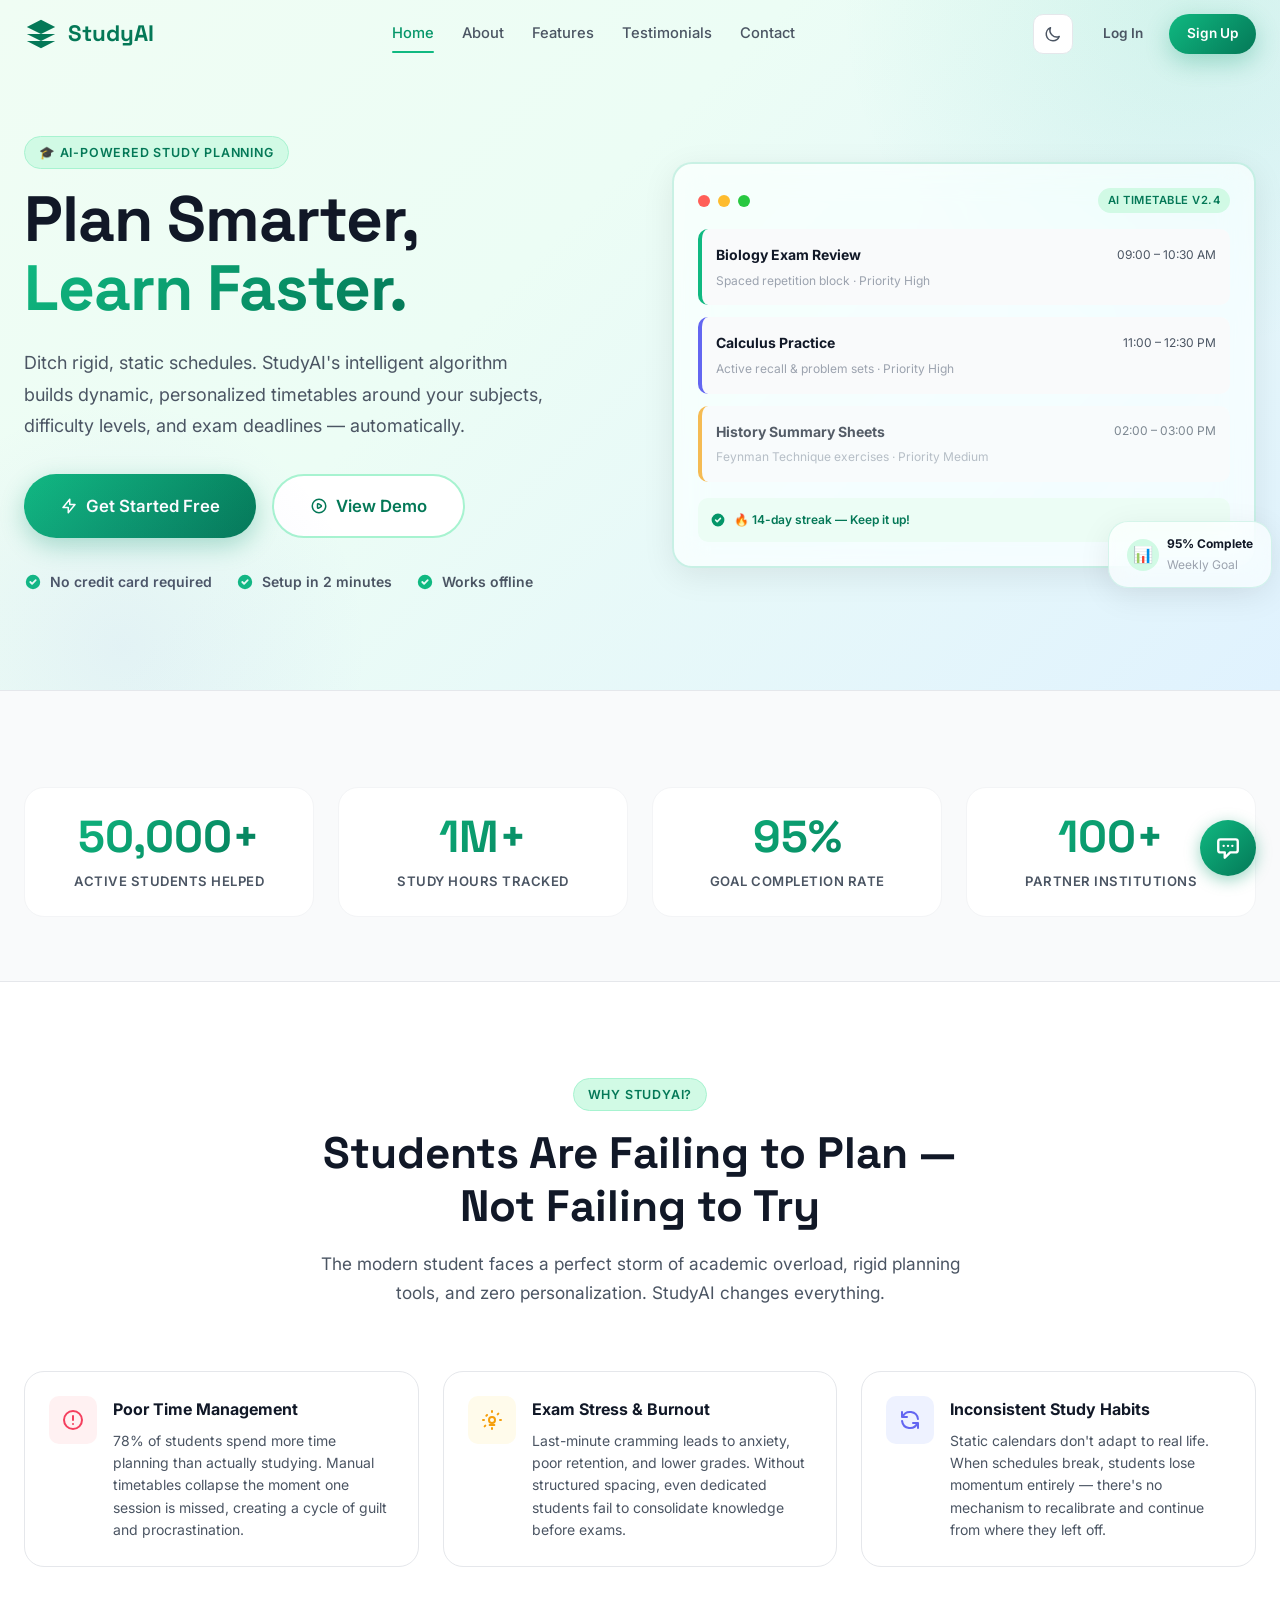
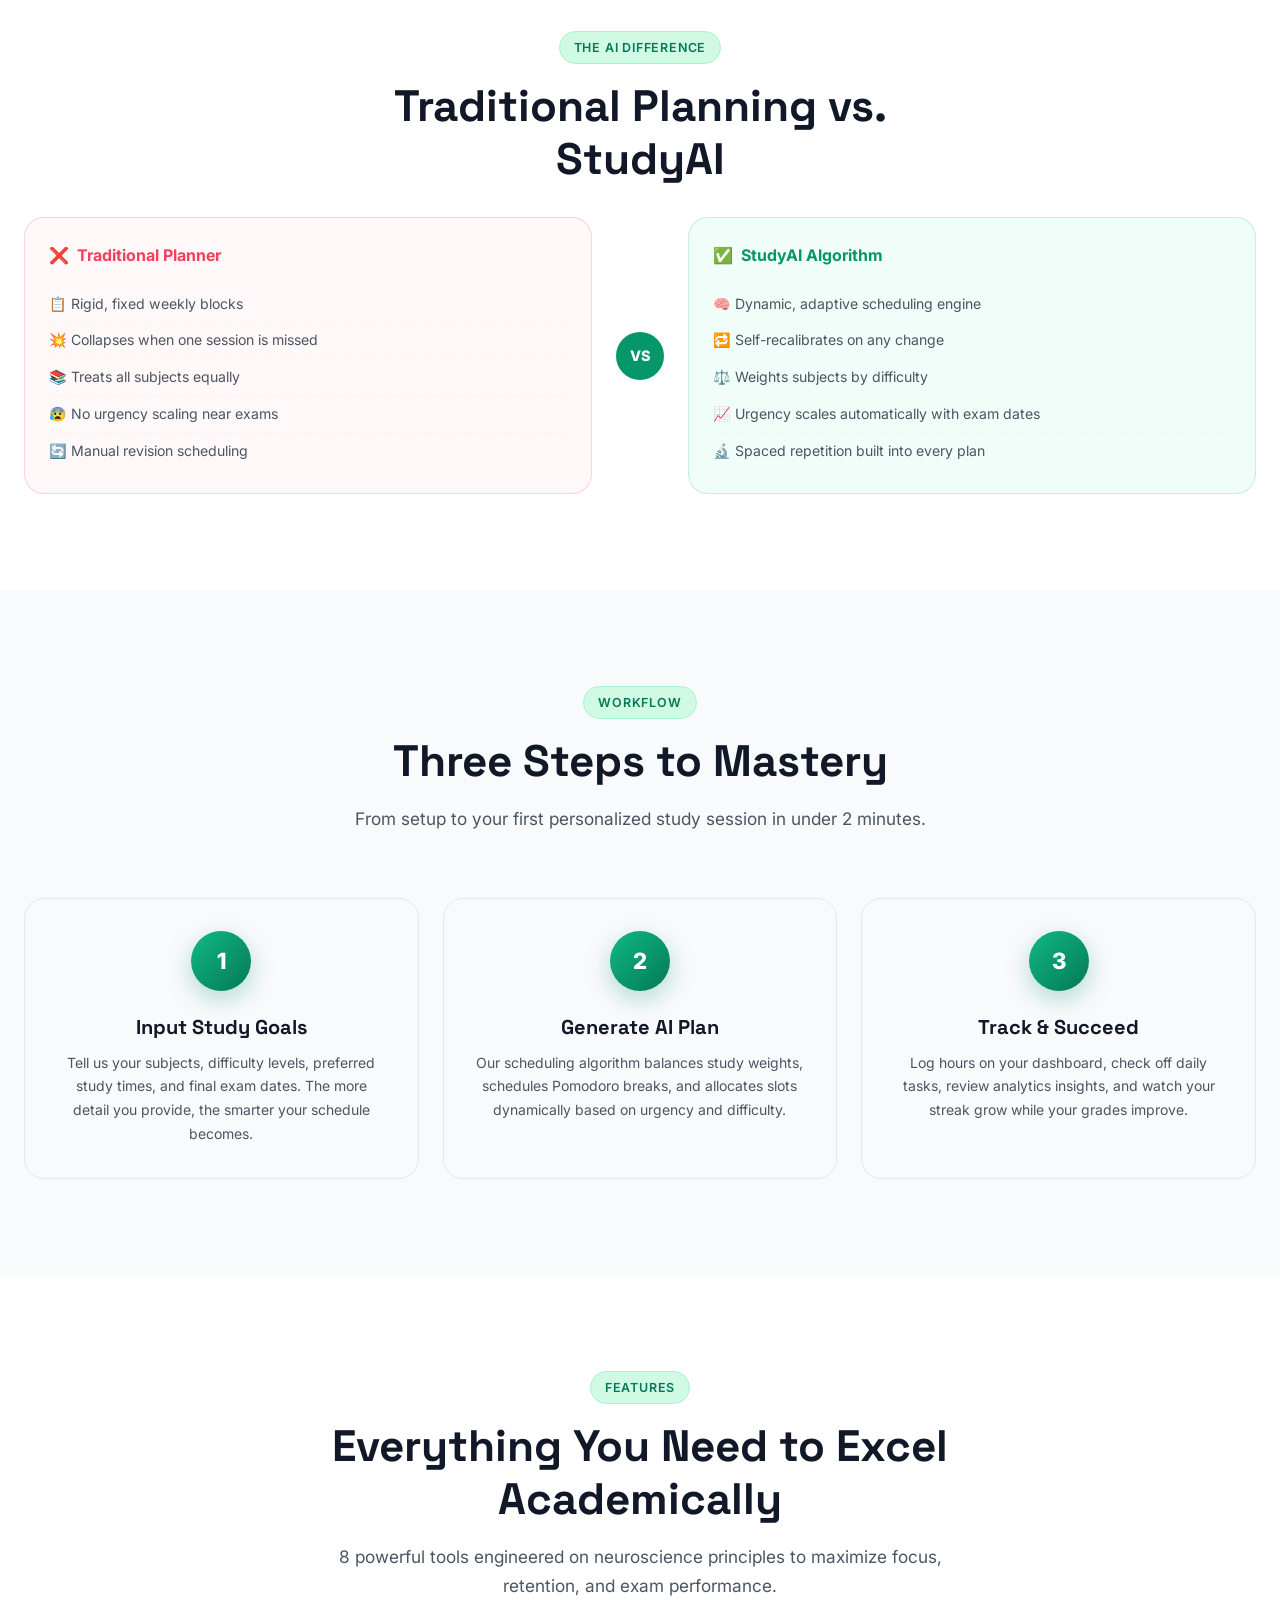
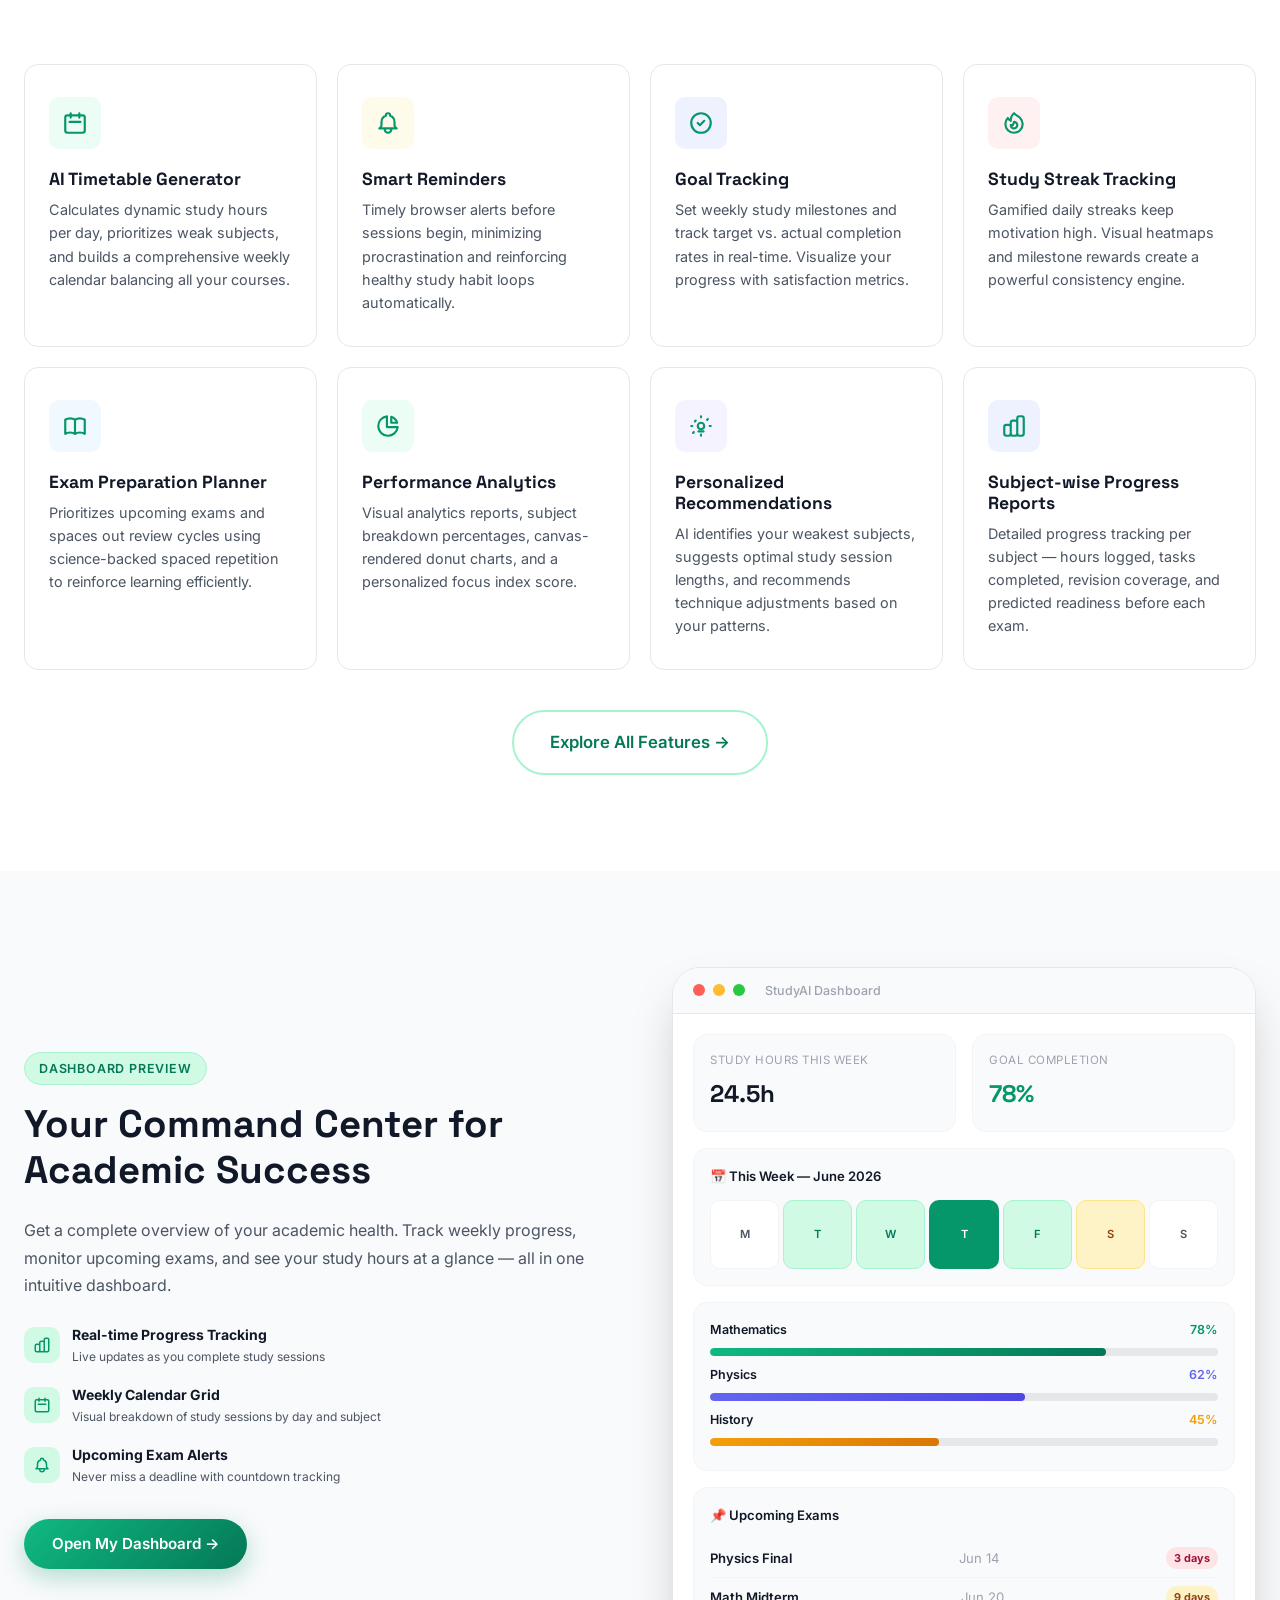
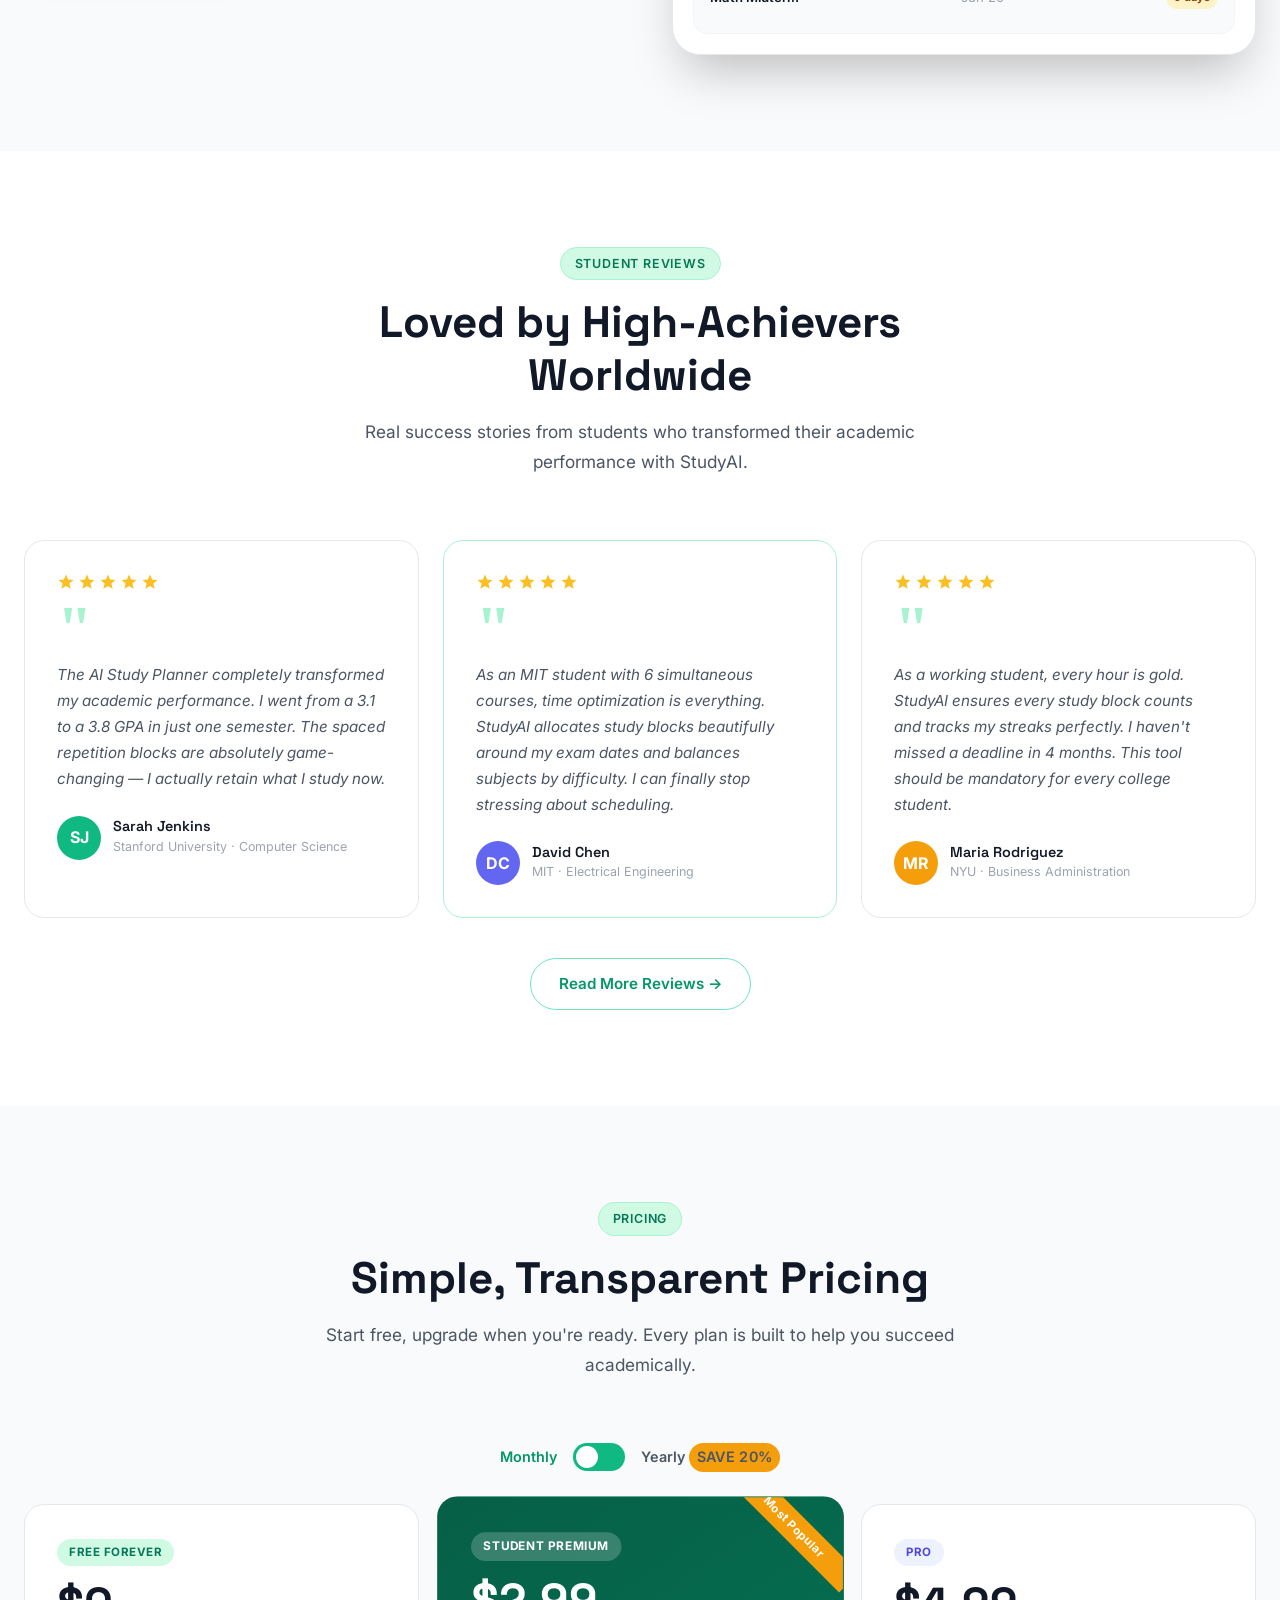
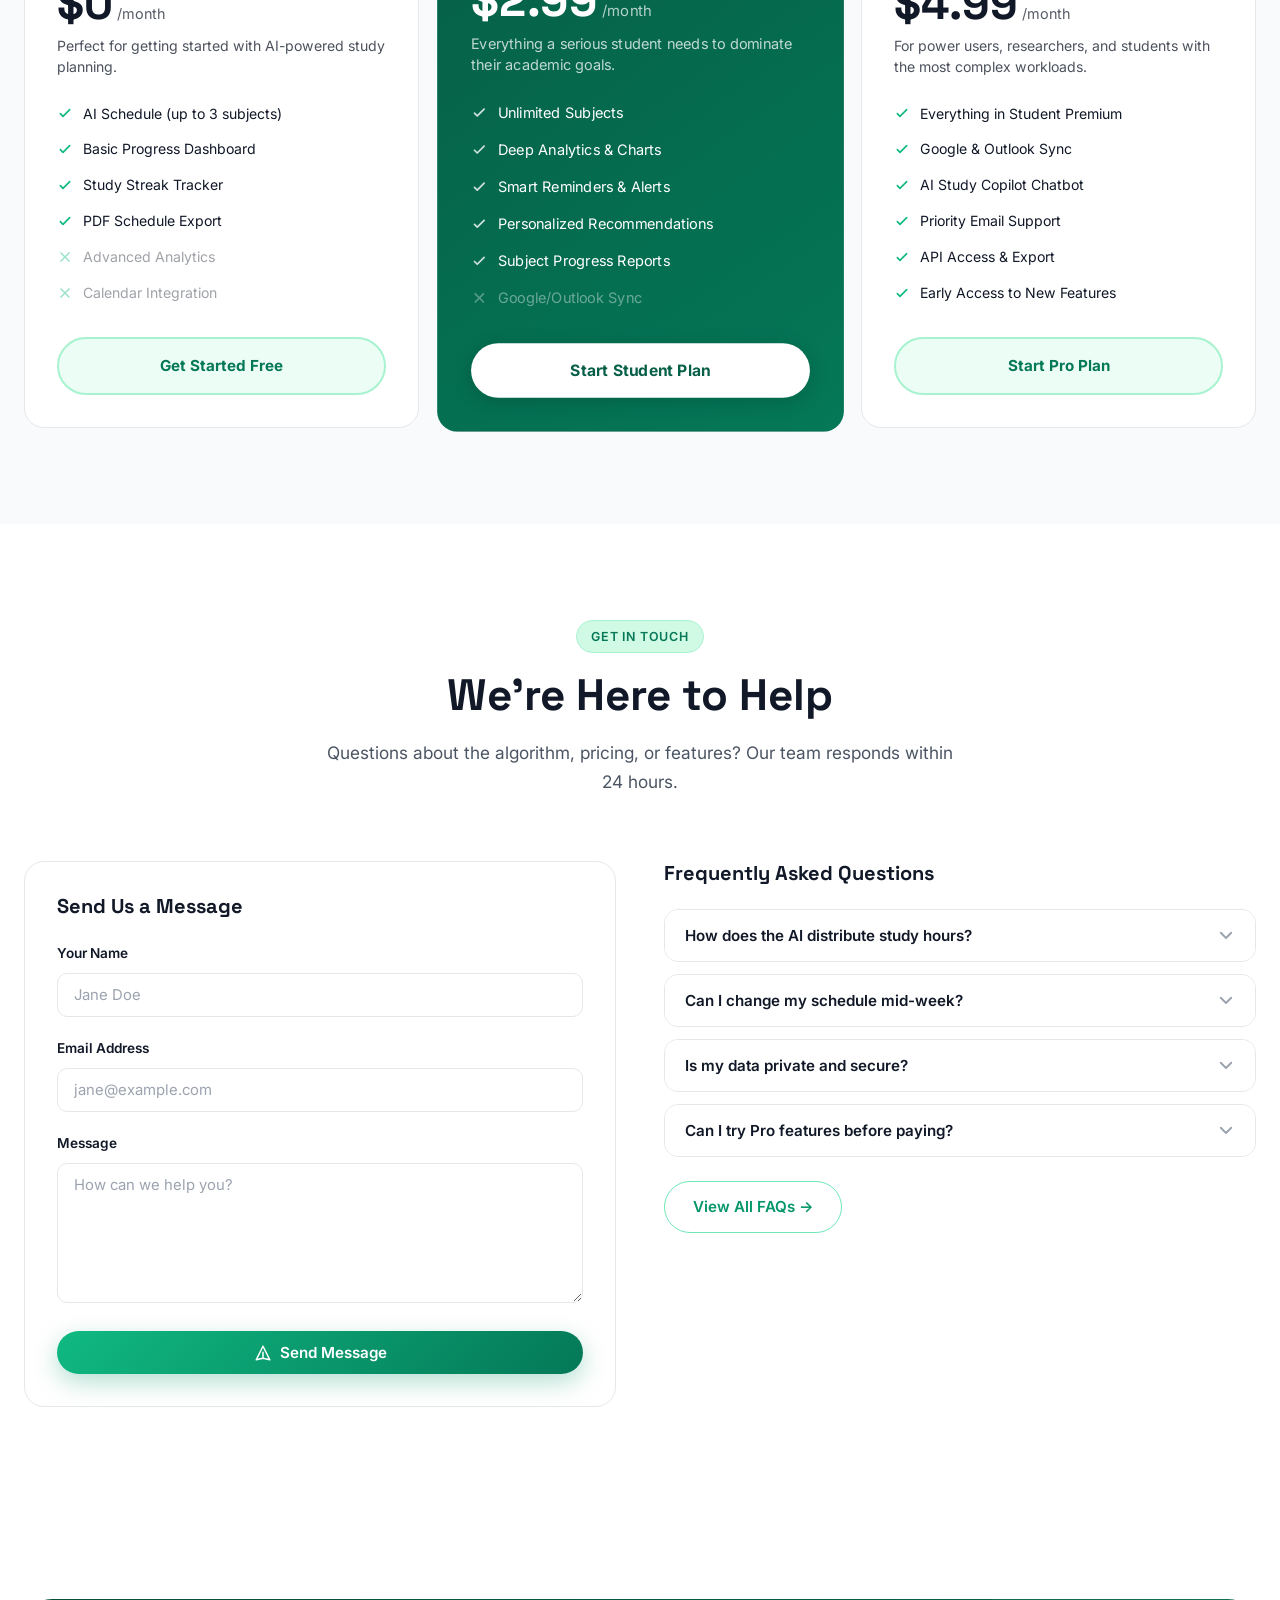
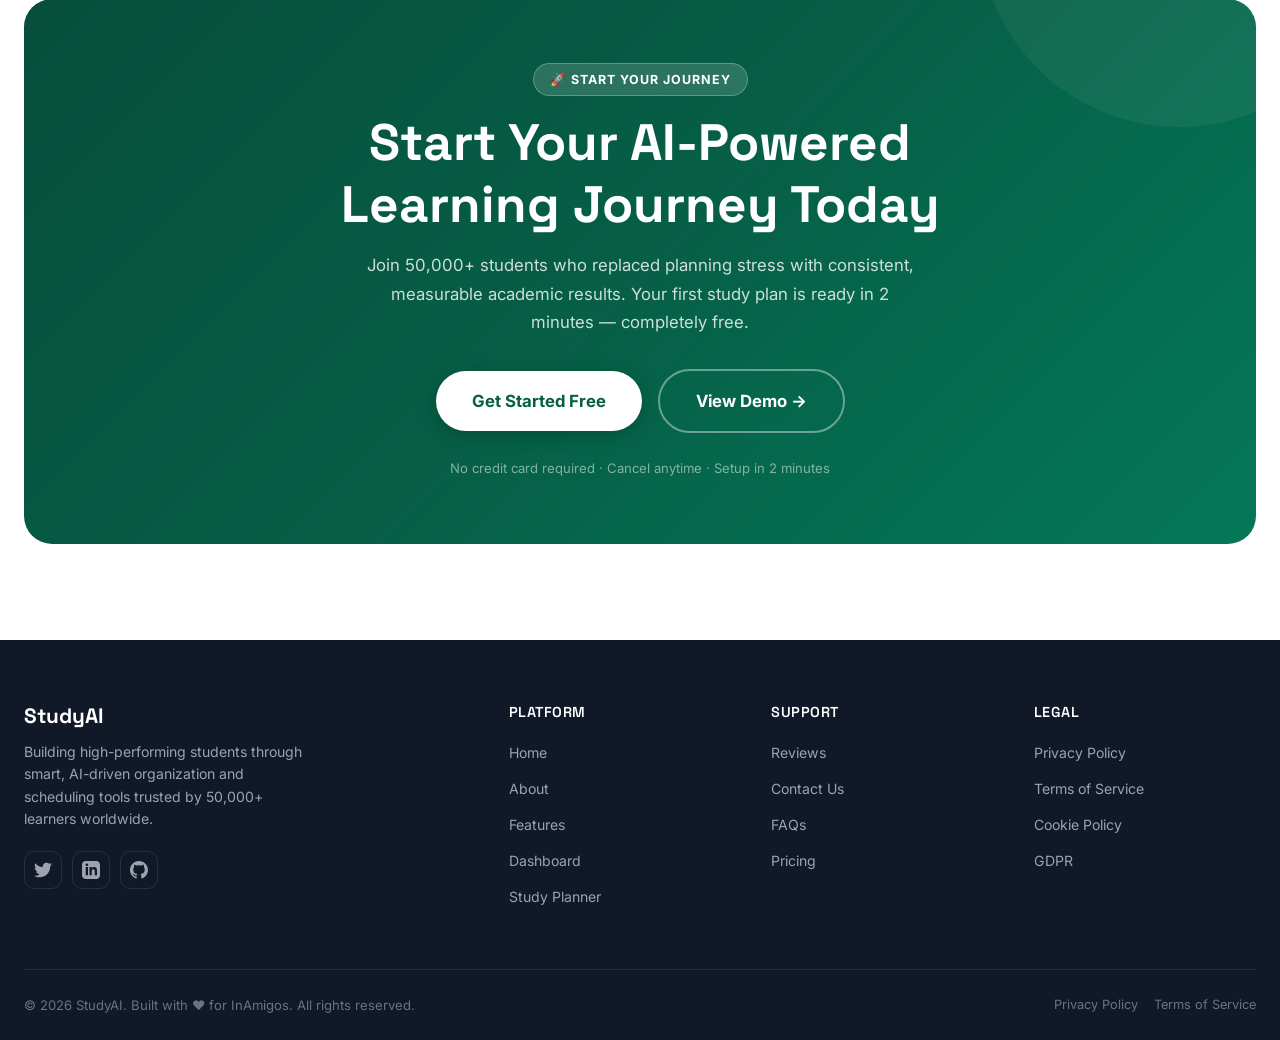
<file: index.html>
<!DOCTYPE html>
<html lang="en" data-theme="light">
<head>
    <meta charset="UTF-8">
    <meta name="viewport" content="width=device-width, initial-scale=1.0">
    <title>AI Study Planner — Plan Smarter, Learn Faster | StudyAI</title>
    <meta name="description" content="Optimize your learning routine with StudyAI. Generate personalized study calendars, track performance metrics, and crush academic goals with AI-powered scheduling.">
    <meta name="keywords" content="AI study planner, study schedule generator, exam preparation, academic productivity, student tools">
    <!-- Google Fonts -->
    <link rel="preconnect" href="https://fonts.googleapis.com">
    <link rel="preconnect" href="https://fonts.gstatic.com" crossorigin>
    <link href="https://fonts.googleapis.com/css2?family=Inter:wght@400;500;600;700;800&family=Space+Grotesk:wght@500;600;700;800&display=swap" rel="stylesheet">
    <!-- Stylesheets -->
    <link rel="stylesheet" href="css/style.css">
    <link rel="stylesheet" href="css/components.css">
    <link rel="stylesheet" href="css/dark-mode.css">
</head>
<body>

    <!-- NAVBAR -->
    <nav class="navbar" id="site-navbar">
        <div class="nav-inner">
            <a href="index.html" class="nav-logo" id="nav-logo-link">
                <svg fill="currentColor" viewBox="0 0 24 24">
                    <path d="M12 2L2 7l10 5 10-5-10-5zM2 17l10 5 10-5M2 12l10 5 10-5"/>
                </svg>
                <span>StudyAI</span>
            </a>
            
            <div class="nav-menu" id="nav-menu-drawer">
                <a href="index.html" class="active">Home</a>
                <a href="about.html">About</a>
                <a href="features.html">Features</a>
                <a href="testimonials.html">Testimonials</a>
                <a href="contact.html">Contact</a>
            </div>
            
            <div class="nav-actions">
                <button class="theme-toggle" id="theme-toggle" aria-label="Toggle dark mode">
                    <svg class="icon-moon" fill="none" stroke="currentColor" stroke-width="2" viewBox="0 0 24 24">
                        <path stroke-linecap="round" stroke-linejoin="round" d="M20.354 15.354A9 9 0 018.646 3.646 9.003 9.003 0 0012 21a9.003 9.003 0 008.354-5.646z"></path>
                    </svg>
                    <svg class="icon-sun" fill="none" stroke="currentColor" stroke-width="2" viewBox="0 0 24 24">
                        <path stroke-linecap="round" stroke-linejoin="round" d="M12 3v1m0 16v1m9-9h-1M4 12H3m15.364-6.364l-.707.707M6.343 17.657l-.707.707m12.728 0l-.707-.707M6.343 6.343l-.707-.707M15 12a3 3 0 11-6 0 3 3 0 016 0z"></path>
                    </svg>
                </button>
                <div class="flex gap-2" id="nav-auth-actions">
                    <!-- Dynamic rendering by app.js -->
                </div>
                <button class="hamburger" id="nav-hamburger" aria-label="Open navigation menu">
                    <span></span>
                    <span></span>
                    <span></span>
                </button>
            </div>
        </div>
    </nav>

    <!-- ===== HERO SECTION ===== -->
    <header class="hero-bg" style="padding-top: calc(var(--navbar-height) + var(--space-16)); padding-bottom: var(--space-24);" id="hero-section">
        <div class="container">
            <div class="grid grid-2" style="align-items: center; gap: var(--space-16);">
                <div class="reveal-left active">
                    <span class="section-tag">🎓 AI-Powered Study Planning</span>
                    <h1 style="font-size: clamp(2.6rem, 5vw, 4.2rem); font-weight: 800; margin-bottom: var(--space-6); line-height: 1.08; letter-spacing: -1px;">
                        Plan Smarter,<br>
                        <span class="gradient-text">Learn Faster.</span>
                    </h1>
                    <p class="text-lg text-secondary" style="margin-bottom: var(--space-8); max-width: 520px; line-height: 1.75;">
                        Ditch rigid, static schedules. StudyAI's intelligent algorithm builds dynamic, personalized timetables around your subjects, difficulty levels, and exam deadlines — automatically.
                    </p>
                    <div class="flex gap-4 flex-wrap">
                        <a href="signup.html" class="btn btn-primary btn-lg" id="hero-cta-primary">
                            <svg fill="none" stroke="currentColor" stroke-width="2" viewBox="0 0 24 24"><path stroke-linecap="round" stroke-linejoin="round" d="M13 10V3L4 14h7v7l9-11h-7z"></path></svg>
                            Get Started Free
                        </a>
                        <a href="#dashboard-preview" class="btn btn-secondary btn-lg" id="hero-cta-demo">
                            <svg fill="none" stroke="currentColor" stroke-width="2" viewBox="0 0 24 24"><path stroke-linecap="round" stroke-linejoin="round" d="M14.752 11.168l-3.197-2.132A1 1 0 0010 9.87v4.263a1 1 0 001.555.832l3.197-2.132a1 1 0 000-1.664z"></path><path stroke-linecap="round" stroke-linejoin="round" d="M21 12a9 9 0 11-18 0 9 9 0 0118 0z"></path></svg>
                            View Demo
                        </a>
                    </div>
                    <div class="flex gap-6 flex-wrap" style="margin-top: var(--space-8);">
                        <div class="flex-center gap-2">
                            <svg fill="currentColor" viewBox="0 0 20 20" style="width:18px;height:18px;color:var(--green-500)"><path fill-rule="evenodd" d="M10 18a8 8 0 100-16 8 8 0 000 16zm3.707-9.293a1 1 0 00-1.414-1.414L9 10.586 7.707 9.293a1 1 0 00-1.414 1.414l2 2a1 1 0 001.414 0l4-4z" clip-rule="evenodd"></path></svg>
                            <span class="text-sm font-semibold text-secondary">No credit card required</span>
                        </div>
                        <div class="flex-center gap-2">
                            <svg fill="currentColor" viewBox="0 0 20 20" style="width:18px;height:18px;color:var(--green-500)"><path fill-rule="evenodd" d="M10 18a8 8 0 100-16 8 8 0 000 16zm3.707-9.293a1 1 0 00-1.414-1.414L9 10.586 7.707 9.293a1 1 0 00-1.414 1.414l2 2a1 1 0 001.414 0l4-4z" clip-rule="evenodd"></path></svg>
                            <span class="text-sm font-semibold text-secondary">Setup in 2 minutes</span>
                        </div>
                        <div class="flex-center gap-2">
                            <svg fill="currentColor" viewBox="0 0 20 20" style="width:18px;height:18px;color:var(--green-500)"><path fill-rule="evenodd" d="M10 18a8 8 0 100-16 8 8 0 000 16zm3.707-9.293a1 1 0 00-1.414-1.414L9 10.586 7.707 9.293a1 1 0 00-1.414 1.414l2 2a1 1 0 001.414 0l4-4z" clip-rule="evenodd"></path></svg>
                            <span class="text-sm font-semibold text-secondary">Works offline</span>
                        </div>
                    </div>
                </div>
                
                <div class="reveal-right active" style="position: relative;">
                    <!-- Hero Widget Mockup -->
                    <div class="glass-card" style="padding: var(--space-6); animation: float 6s ease-in-out infinite; border: 2px solid rgba(16,185,129,0.2);">
                        <div class="flex-between" style="margin-bottom: var(--space-4);">
                            <div class="flex-center gap-2">
                                <span style="width:12px;height:12px;border-radius:50%;background:#ff5f57;"></span>
                                <span style="width:12px;height:12px;border-radius:50%;background:#febc2e;"></span>
                                <span style="width:12px;height:12px;border-radius:50%;background:#28c840;"></span>
                            </div>
                            <span class="badge badge-green" style="font-size: 0.7rem;">AI Timetable v2.4</span>
                        </div>
                        <div style="display: flex; flex-direction: column; gap: var(--space-3);">
                            <div class="card-flat" style="padding: 14px; border-left: 4px solid var(--green-500); border-radius: var(--radius-md);">
                                <div class="flex-between">
                                    <span class="font-bold text-sm">Biology Exam Review</span>
                                    <span class="text-xs text-secondary">09:00 – 10:30 AM</span>
                                </div>
                                <p class="text-xs text-tertiary" style="margin-top: 4px;">Spaced repetition block · Priority High</p>
                            </div>
                            <div class="card-flat" style="padding: 14px; border-left: 4px solid var(--indigo-500); border-radius: var(--radius-md);">
                                <div class="flex-between">
                                    <span class="font-bold text-sm">Calculus Practice</span>
                                    <span class="text-xs text-secondary">11:00 – 12:30 PM</span>
                                </div>
                                <p class="text-xs text-tertiary" style="margin-top: 4px;">Active recall & problem sets · Priority High</p>
                            </div>
                            <div class="card-flat" style="padding: 14px; border-left: 4px solid var(--amber-500); border-radius: var(--radius-md); opacity: 0.7;">
                                <div class="flex-between">
                                    <span class="font-bold text-sm">History Summary Sheets</span>
                                    <span class="text-xs text-secondary">02:00 – 03:00 PM</span>
                                </div>
                                <p class="text-xs text-tertiary" style="margin-top: 4px;">Feynman Technique exercises · Priority Medium</p>
                            </div>
                        </div>
                        <div style="margin-top: var(--space-4); padding: var(--space-3); background: var(--green-50); border-radius: var(--radius-md); display:flex; align-items:center; gap:8px;">
                            <svg fill="currentColor" viewBox="0 0 20 20" style="width:16px;height:16px;color:var(--green-600);flex-shrink:0;"><path fill-rule="evenodd" d="M10 18a8 8 0 100-16 8 8 0 000 16zm3.707-9.293a1 1 0 00-1.414-1.414L9 10.586 7.707 9.293a1 1 0 00-1.414 1.414l2 2a1 1 0 001.414 0l4-4z" clip-rule="evenodd"></path></svg>
                            <span class="text-xs font-semibold" style="color:var(--green-700);">🔥 14-day streak — Keep it up!</span>
                        </div>
                    </div>
                    <!-- Floating badge -->
                    <div class="glass-card" style="position:absolute; bottom:-20px; right:-16px; padding: 12px 18px; display:flex; align-items:center; gap:8px; animation: float 5s ease-in-out 1s infinite;">
                        <div style="width:32px;height:32px;background:var(--green-100);border-radius:50%;display:flex;align-items:center;justify-content:center;">📊</div>
                        <div>
                            <div class="text-xs font-bold" style="color:var(--text-primary);">95% Complete</div>
                            <div class="text-xs text-tertiary">Weekly Goal</div>
                        </div>
                    </div>
                </div>
            </div>
        </div>
    </header>

    <!-- ===== STATS SECTION ===== -->
    <section class="section-sm" id="stats-section" style="background: var(--bg-secondary); border-top: 1px solid var(--border-color); border-bottom: 1px solid var(--border-color);">
        <div class="container">
            <div class="stat-number-grid reveal">
                <div class="stat-number-card">
                    <div class="stat-num">50,000+</div>
                    <div class="stat-label">Active Students Helped</div>
                </div>
                <div class="stat-number-card">
                    <div class="stat-num">1M+</div>
                    <div class="stat-label">Study Hours Tracked</div>
                </div>
                <div class="stat-number-card">
                    <div class="stat-num">95%</div>
                    <div class="stat-label">Goal Completion Rate</div>
                </div>
                <div class="stat-number-card">
                    <div class="stat-num">100+</div>
                    <div class="stat-label">Partner Institutions</div>
                </div>
            </div>
        </div>
    </section>

    <!-- ===== WHY AI STUDY PLANNER ===== -->
    <section class="section" id="why-section">
        <div class="container">
            <div class="section-header reveal">
                <span class="section-tag">Why StudyAI?</span>
                <h2>Students Are Failing to Plan — Not Failing to Try</h2>
                <p>The modern student faces a perfect storm of academic overload, rigid planning tools, and zero personalization. StudyAI changes everything.</p>
            </div>

            <div class="grid grid-3 reveal" style="margin-bottom: var(--space-16);">
                <div class="pain-card">
                    <div class="pain-icon rose">
                        <svg fill="none" stroke="currentColor" stroke-width="2" viewBox="0 0 24 24"><path stroke-linecap="round" stroke-linejoin="round" d="M12 8v4m0 4h.01M21 12a9 9 0 11-18 0 9 9 0 0118 0z"></path></svg>
                    </div>
                    <div>
                        <div class="pain-title">Poor Time Management</div>
                        <p class="pain-desc">78% of students spend more time planning than actually studying. Manual timetables collapse the moment one session is missed, creating a cycle of guilt and procrastination.</p>
                    </div>
                </div>
                <div class="pain-card">
                    <div class="pain-icon amber">
                        <svg fill="none" stroke="currentColor" stroke-width="2" viewBox="0 0 24 24"><path stroke-linecap="round" stroke-linejoin="round" d="M9.663 17h4.673M12 3v1m6.364 1.636l-.707.707M21 12h-1M4 12H3m1.636 6.364l.707-.707M12 20v1M7.05 7.05l-.707.707M15 12a3 3 0 11-6 0 3 3 0 016 0z"></path></svg>
                    </div>
                    <div>
                        <div class="pain-title">Exam Stress &amp; Burnout</div>
                        <p class="pain-desc">Last-minute cramming leads to anxiety, poor retention, and lower grades. Without structured spacing, even dedicated students fail to consolidate knowledge before exams.</p>
                    </div>
                </div>
                <div class="pain-card">
                    <div class="pain-icon indigo">
                        <svg fill="none" stroke="currentColor" stroke-width="2" viewBox="0 0 24 24"><path stroke-linecap="round" stroke-linejoin="round" d="M4 4v5h.582m15.356 2A8.001 8.001 0 004.582 9m0 0H9m11 11v-5h-.581m0 0a8.003 8.003 0 01-15.357-2m15.357 2H15"></path></svg>
                    </div>
                    <div>
                        <div class="pain-title">Inconsistent Study Habits</div>
                        <p class="pain-desc">Static calendars don't adapt to real life. When schedules break, students lose momentum entirely — there's no mechanism to recalibrate and continue from where they left off.</p>
                    </div>
                </div>
            </div>

            <!-- VS Comparison -->
            <div class="section-header reveal" style="margin-bottom: var(--space-8);">
                <span class="section-tag">The AI Difference</span>
                <h2>Traditional Planning vs. StudyAI</h2>
            </div>
            <div class="vs-section reveal">
                <div class="vs-col bad">
                    <div class="vs-col-title">
                        <span>❌</span> Traditional Planner
                    </div>
                    <div class="vs-item">📋 Rigid, fixed weekly blocks</div>
                    <div class="vs-item">💥 Collapses when one session is missed</div>
                    <div class="vs-item">📚 Treats all subjects equally</div>
                    <div class="vs-item">😰 No urgency scaling near exams</div>
                    <div class="vs-item">🔄 Manual revision scheduling</div>
                </div>
                <div class="vs-label">VS</div>
                <div class="vs-col good">
                    <div class="vs-col-title">
                        <span>✅</span> StudyAI Algorithm
                    </div>
                    <div class="vs-item">🧠 Dynamic, adaptive scheduling engine</div>
                    <div class="vs-item">🔁 Self-recalibrates on any change</div>
                    <div class="vs-item">⚖️ Weights subjects by difficulty</div>
                    <div class="vs-item">📈 Urgency scales automatically with exam dates</div>
                    <div class="vs-item">🔬 Spaced repetition built into every plan</div>
                </div>
            </div>
        </div>
    </section>

    <!-- ===== HOW IT WORKS ===== -->
    <section class="section" style="background: var(--bg-secondary);" id="how-it-works-section">
        <div class="container">
            <div class="section-header reveal">
                <span class="section-tag">Workflow</span>
                <h2>Three Steps to Mastery</h2>
                <p>From setup to your first personalized study session in under 2 minutes.</p>
            </div>
            
            <div class="grid grid-3 reveal">
                <div class="card-flat" style="padding: var(--space-8); border-radius: var(--radius-xl); text-align: center; border: 1.5px solid var(--border-color);">
                    <div class="flex-center" style="width: 60px; height: 60px; border-radius: 50%; background: var(--gradient-primary); color: var(--white); font-weight: 800; font-size: 1.4rem; margin: 0 auto var(--space-6); box-shadow: var(--shadow-green);">1</div>
                    <h3 class="text-xl font-bold" style="margin-bottom: var(--space-3);">Input Study Goals</h3>
                    <p class="text-sm text-secondary">Tell us your subjects, difficulty levels, preferred study times, and final exam dates. The more detail you provide, the smarter your schedule becomes.</p>
                </div>
                <div class="card-flat" style="padding: var(--space-8); border-radius: var(--radius-xl); text-align: center; border: 1.5px solid var(--border-color);">
                    <div class="flex-center" style="width: 60px; height: 60px; border-radius: 50%; background: var(--gradient-primary); color: var(--white); font-weight: 800; font-size: 1.4rem; margin: 0 auto var(--space-6); box-shadow: var(--shadow-green);">2</div>
                    <h3 class="text-xl font-bold" style="margin-bottom: var(--space-3);">Generate AI Plan</h3>
                    <p class="text-sm text-secondary">Our scheduling algorithm balances study weights, schedules Pomodoro breaks, and allocates slots dynamically based on urgency and difficulty.</p>
                </div>
                <div class="card-flat" style="padding: var(--space-8); border-radius: var(--radius-xl); text-align: center; border: 1.5px solid var(--border-color);">
                    <div class="flex-center" style="width: 60px; height: 60px; border-radius: 50%; background: var(--gradient-primary); color: var(--white); font-weight: 800; font-size: 1.4rem; margin: 0 auto var(--space-6); box-shadow: var(--shadow-green);">3</div>
                    <h3 class="text-xl font-bold" style="margin-bottom: var(--space-3);">Track &amp; Succeed</h3>
                    <p class="text-sm text-secondary">Log hours on your dashboard, check off daily tasks, review analytics insights, and watch your streak grow while your grades improve.</p>
                </div>
            </div>
        </div>
    </section>

    <!-- ===== ADVANCED FEATURES ===== -->
    <section class="section" id="features-section">
        <div class="container">
            <div class="section-header reveal">
                <span class="section-tag">Features</span>
                <h2>Everything You Need to Excel Academically</h2>
                <p>8 powerful tools engineered on neuroscience principles to maximize focus, retention, and exam performance.</p>
            </div>

            <div class="grid-auto reveal" style="display: grid; grid-template-columns: repeat(auto-fit, minmax(260px, 1fr)); gap: var(--space-5);">
                <div class="feature-card">
                    <div class="feature-icon green">
                        <svg fill="none" stroke="currentColor" stroke-width="2" viewBox="0 0 24 24"><path stroke-linecap="round" stroke-linejoin="round" d="M8 7V3m8 4V3m-9 8h10M5 21h14a2 2 0 002-2V7a2 2 0 00-2-2H5a2 2 0 00-2 2v12a2 2 0 002 2z"></path></svg>
                    </div>
                    <h3>AI Timetable Generator</h3>
                    <p>Calculates dynamic study hours per day, prioritizes weak subjects, and builds a comprehensive weekly calendar balancing all your courses.</p>
                </div>

                <div class="feature-card">
                    <div class="feature-icon amber">
                        <svg fill="none" stroke="currentColor" stroke-width="2" viewBox="0 0 24 24"><path stroke-linecap="round" stroke-linejoin="round" d="M15 17h5l-1.405-1.405A2.032 2.032 0 0118 14.158V11a6.002 6.002 0 00-4-5.659V5a2 2 0 10-4 0v.341C7.67 6.165 6 8.388 6 11v3.159c0 .538-.214 1.055-.595 1.436L4 17h5m6 0v1a3 3 0 11-6 0v-1m6 0H9"></path></svg>
                    </div>
                    <h3>Smart Reminders</h3>
                    <p>Timely browser alerts before sessions begin, minimizing procrastination and reinforcing healthy study habit loops automatically.</p>
                </div>

                <div class="feature-card">
                    <div class="feature-icon indigo">
                        <svg fill="none" stroke="currentColor" stroke-width="2" viewBox="0 0 24 24"><path stroke-linecap="round" stroke-linejoin="round" d="M9 12l2 2 4-4m6 2a9 9 0 11-18 0 9 9 0 0118 0z"></path></svg>
                    </div>
                    <h3>Goal Tracking</h3>
                    <p>Set weekly study milestones and track target vs. actual completion rates in real-time. Visualize your progress with satisfaction metrics.</p>
                </div>

                <div class="feature-card">
                    <div class="feature-icon rose">
                        <svg fill="none" stroke="currentColor" stroke-width="2" viewBox="0 0 24 24"><path stroke-linecap="round" stroke-linejoin="round" d="M17.657 18.657A8 8 0 016.343 7.343S7 9 9 10c0-2 .5-5 2.986-7C14 5 16.09 5.777 17.656 7.343A7.975 7.975 0 0120 13a7.975 7.975 0 01-2.343 5.657z"></path><path stroke-linecap="round" stroke-linejoin="round" d="M9.879 16.121A3 3 0 1012.015 11L11 14H9c0 .768.293 1.536.879 2.121z"></path></svg>
                    </div>
                    <h3>Study Streak Tracking</h3>
                    <p>Gamified daily streaks keep motivation high. Visual heatmaps and milestone rewards create a powerful consistency engine.</p>
                </div>

                <div class="feature-card">
                    <div class="feature-icon sky">
                        <svg fill="none" stroke="currentColor" stroke-width="2" viewBox="0 0 24 24"><path stroke-linecap="round" stroke-linejoin="round" d="M12 6.253v13m0-13C10.832 5.477 9.246 5 7.5 5S4.168 5.477 3 6.253v13C4.168 18.477 5.754 18 7.5 18s3.332.477 4.5 1.253m0-13C13.168 5.477 14.754 5 16.5 5c1.747 0 3.332.477 4.5 1.253v13C19.832 18.477 18.247 18 16.5 18c-1.746 0-3.332.477-4.5 1.253"></path></svg>
                    </div>
                    <h3>Exam Preparation Planner</h3>
                    <p>Prioritizes upcoming exams and spaces out review cycles using science-backed spaced repetition to reinforce learning efficiently.</p>
                </div>

                <div class="feature-card">
                    <div class="feature-icon green">
                        <svg fill="none" stroke="currentColor" stroke-width="2" viewBox="0 0 24 24"><path stroke-linecap="round" stroke-linejoin="round" d="M11 3.055A9.001 9.001 0 1020.945 13H11V3.055z"></path><path stroke-linecap="round" stroke-linejoin="round" d="M20.488 9H15V3.512A9.025 9.025 0 0120.488 9z"></path></svg>
                    </div>
                    <h3>Performance Analytics</h3>
                    <p>Visual analytics reports, subject breakdown percentages, canvas-rendered donut charts, and a personalized focus index score.</p>
                </div>

                <div class="feature-card">
                    <div class="feature-icon violet">
                        <svg fill="none" stroke="currentColor" stroke-width="2" viewBox="0 0 24 24"><path stroke-linecap="round" stroke-linejoin="round" d="M9.663 17h4.673M12 3v1m6.364 1.636l-.707.707M21 12h-1M4 12H3m1.636 6.364l.707-.707M12 20v1M7.05 7.05l-.707.707"></path><circle cx="12" cy="12" r="3" stroke-linecap="round"></circle></svg>
                    </div>
                    <h3>Personalized Recommendations</h3>
                    <p>AI identifies your weakest subjects, suggests optimal study session lengths, and recommends technique adjustments based on your patterns.</p>
                </div>

                <div class="feature-card">
                    <div class="feature-icon indigo">
                        <svg fill="none" stroke="currentColor" stroke-width="2" viewBox="0 0 24 24"><path stroke-linecap="round" stroke-linejoin="round" d="M9 19v-6a2 2 0 00-2-2H5a2 2 0 00-2 2v6a2 2 0 002 2h2a2 2 0 002-2zm0 0V9a2 2 0 012-2h2a2 2 0 012 2v10m-6 0a2 2 0 002 2h2a2 2 0 002-2m0 0V5a2 2 0 012-2h2a2 2 0 012 2v14a2 2 0 01-2 2h-2a2 2 0 01-2-2z"></path></svg>
                    </div>
                    <h3>Subject-wise Progress Reports</h3>
                    <p>Detailed progress tracking per subject — hours logged, tasks completed, revision coverage, and predicted readiness before each exam.</p>
                </div>
            </div>

            <div style="text-align: center; margin-top: var(--space-10);">
                <a href="features.html" class="btn btn-secondary btn-lg" id="see-all-features-btn">Explore All Features →</a>
            </div>
        </div>
    </section>

    <!-- ===== DASHBOARD PREVIEW ===== -->
    <section class="section" style="background: var(--bg-secondary);" id="dashboard-preview">
        <div class="container">
            <div class="grid grid-2 reveal" style="align-items: center; gap: var(--space-16);">
                <div>
                    <span class="section-tag">Dashboard Preview</span>
                    <h2 class="font-bold" style="font-size: clamp(1.8rem, 3vw, 2.6rem); margin-bottom: var(--space-6);">Your Command Center for Academic Success</h2>
                    <p class="text-secondary" style="margin-bottom: var(--space-6); line-height: 1.7;">Get a complete overview of your academic health. Track weekly progress, monitor upcoming exams, and see your study hours at a glance — all in one intuitive dashboard.</p>
                    
                    <div style="display: flex; flex-direction: column; gap: var(--space-4); margin-bottom: var(--space-8);">
                        <div class="flex-center" style="justify-content: flex-start; gap: var(--space-3);">
                            <div style="width:36px;height:36px;background:var(--green-100);border-radius:var(--radius-md);display:flex;align-items:center;justify-content:center;flex-shrink:0;">
                                <svg fill="none" stroke="currentColor" stroke-width="2" viewBox="0 0 24 24" style="width:18px;height:18px;color:var(--green-600)"><path stroke-linecap="round" stroke-linejoin="round" d="M9 19v-6a2 2 0 00-2-2H5a2 2 0 00-2 2v6a2 2 0 002 2h2a2 2 0 002-2zm0 0V9a2 2 0 012-2h2a2 2 0 012 2v10m-6 0a2 2 0 002 2h2a2 2 0 002-2m0 0V5a2 2 0 012-2h2a2 2 0 012 2v14a2 2 0 01-2 2h-2a2 2 0 01-2-2z"></path></svg>
                            </div>
                            <div>
                                <div class="text-sm font-bold">Real-time Progress Tracking</div>
                                <div class="text-xs text-secondary">Live updates as you complete study sessions</div>
                            </div>
                        </div>
                        <div class="flex-center" style="justify-content: flex-start; gap: var(--space-3);">
                            <div style="width:36px;height:36px;background:var(--green-100);border-radius:var(--radius-md);display:flex;align-items:center;justify-content:center;flex-shrink:0;">
                                <svg fill="none" stroke="currentColor" stroke-width="2" viewBox="0 0 24 24" style="width:18px;height:18px;color:var(--green-600)"><path stroke-linecap="round" stroke-linejoin="round" d="M8 7V3m8 4V3m-9 8h10M5 21h14a2 2 0 002-2V7a2 2 0 00-2-2H5a2 2 0 00-2 2v12a2 2 0 002 2z"></path></svg>
                            </div>
                            <div>
                                <div class="text-sm font-bold">Weekly Calendar Grid</div>
                                <div class="text-xs text-secondary">Visual breakdown of study sessions by day and subject</div>
                            </div>
                        </div>
                        <div class="flex-center" style="justify-content: flex-start; gap: var(--space-3);">
                            <div style="width:36px;height:36px;background:var(--green-100);border-radius:var(--radius-md);display:flex;align-items:center;justify-content:center;flex-shrink:0;">
                                <svg fill="none" stroke="currentColor" stroke-width="2" viewBox="0 0 24 24" style="width:18px;height:18px;color:var(--green-600)"><path stroke-linecap="round" stroke-linejoin="round" d="M15 17h5l-1.405-1.405A2.032 2.032 0 0118 14.158V11a6.002 6.002 0 00-4-5.659V5a2 2 0 10-4 0v.341C7.67 6.165 6 8.388 6 11v3.159c0 .538-.214 1.055-.595 1.436L4 17h5m6 0v1a3 3 0 11-6 0v-1m6 0H9"></path></svg>
                            </div>
                            <div>
                                <div class="text-sm font-bold">Upcoming Exam Alerts</div>
                                <div class="text-xs text-secondary">Never miss a deadline with countdown tracking</div>
                            </div>
                        </div>
                    </div>
                    <a href="dashboard.html" class="btn btn-primary" id="preview-dashboard-btn">Open My Dashboard →</a>
                </div>

                <!-- Dashboard Mockup Widget -->
                <div class="reveal-right">
                    <div class="dashboard-mockup">
                        <div class="mockup-topbar">
                            <div class="mockup-dot red"></div>
                            <div class="mockup-dot yellow"></div>
                            <div class="mockup-dot green"></div>
                            <span style="margin-left:12px; font-size:0.78rem; color:var(--text-tertiary); font-weight:500;">StudyAI Dashboard</span>
                        </div>
                        <div class="mockup-body">
                            <div class="mockup-stat">
                                <div class="mockup-stat-label">Study Hours This Week</div>
                                <div class="mockup-stat-value">24.5h</div>
                            </div>
                            <div class="mockup-stat">
                                <div class="mockup-stat-label">Goal Completion</div>
                                <div class="mockup-stat-value" style="color: var(--green-600);">78%</div>
                            </div>
                            <div class="mockup-calendar">
                                <div class="mockup-calendar-title">📅 This Week — June 2026</div>
                                <div class="mockup-week-row">
                                    <div class="mockup-day">M</div>
                                    <div class="mockup-day has-session">T</div>
                                    <div class="mockup-day has-session">W</div>
                                    <div class="mockup-day today">T</div>
                                    <div class="mockup-day has-session">F</div>
                                    <div class="mockup-day exam">S</div>
                                    <div class="mockup-day">S</div>
                                </div>
                            </div>
                            <div class="mockup-progress-row">
                                <div class="mockup-progress-label"><span>Mathematics</span><span style="color:var(--green-600)">78%</span></div>
                                <div class="mockup-bar"><div class="mockup-bar-fill green"></div></div>
                                <div class="mockup-progress-label"><span>Physics</span><span style="color:var(--indigo-500)">62%</span></div>
                                <div class="mockup-bar"><div class="mockup-bar-fill indigo"></div></div>
                                <div class="mockup-progress-label"><span>History</span><span style="color:var(--amber-500)">45%</span></div>
                                <div class="mockup-bar"><div class="mockup-bar-fill amber"></div></div>
                            </div>
                            <div class="mockup-exam-list">
                                <div class="mockup-calendar-title">📌 Upcoming Exams</div>
                                <div class="mockup-exam-item">
                                    <span class="mockup-exam-name">Physics Final</span>
                                    <span class="mockup-exam-date">Jun 14</span>
                                    <span class="mockup-exam-badge urgent">3 days</span>
                                </div>
                                <div class="mockup-exam-item">
                                    <span class="mockup-exam-name">Math Midterm</span>
                                    <span class="mockup-exam-date">Jun 20</span>
                                    <span class="mockup-exam-badge upcoming">9 days</span>
                                </div>
                            </div>
                        </div>
                    </div>
                </div>
            </div>
        </div>
    </section>

    <!-- ===== TESTIMONIALS ===== -->
    <section class="section" id="testimonials-section">
        <div class="container">
            <div class="section-header reveal">
                <span class="section-tag">Student Reviews</span>
                <h2>Loved by High-Achievers Worldwide</h2>
                <p>Real success stories from students who transformed their academic performance with StudyAI.</p>
            </div>

            <div class="testimonial-grid-premium reveal">
                <!-- Testimonial 1 -->
                <div class="testimonial-card-premium">
                    <div class="testimonial-stars" style="margin-bottom: var(--space-3);">
                        <svg viewBox="0 0 24 24"><path d="M12 17.27L18.18 21l-1.64-7.03L22 9.24l-7.19-.61L12 2 9.19 8.63 2 9.24l5.46 4.73L5.82 21z"/></svg>
                        <svg viewBox="0 0 24 24"><path d="M12 17.27L18.18 21l-1.64-7.03L22 9.24l-7.19-.61L12 2 9.19 8.63 2 9.24l5.46 4.73L5.82 21z"/></svg>
                        <svg viewBox="0 0 24 24"><path d="M12 17.27L18.18 21l-1.64-7.03L22 9.24l-7.19-.61L12 2 9.19 8.63 2 9.24l5.46 4.73L5.82 21z"/></svg>
                        <svg viewBox="0 0 24 24"><path d="M12 17.27L18.18 21l-1.64-7.03L22 9.24l-7.19-.61L12 2 9.19 8.63 2 9.24l5.46 4.73L5.82 21z"/></svg>
                        <svg viewBox="0 0 24 24"><path d="M12 17.27L18.18 21l-1.64-7.03L22 9.24l-7.19-.61L12 2 9.19 8.63 2 9.24l5.46 4.73L5.82 21z"/></svg>
                    </div>
                    <div class="quote-mark">"</div>
                    <blockquote style="font-size: 0.95rem; color: var(--text-secondary); line-height: 1.7; font-style: italic; margin-bottom: var(--space-6);">The AI Study Planner completely transformed my academic performance. I went from a 3.1 to a 3.8 GPA in just one semester. The spaced repetition blocks are absolutely game-changing — I actually retain what I study now.</blockquote>
                    <div class="testimonial-author">
                        <div class="testimonial-avatar" style="background: #10b981;">SJ</div>
                        <div>
                            <h4>Sarah Jenkins</h4>
                            <p>Stanford University · Computer Science</p>
                        </div>
                    </div>
                </div>

                <!-- Testimonial 2 -->
                <div class="testimonial-card-premium" style="border-color: var(--green-200);">
                    <div class="testimonial-stars" style="margin-bottom: var(--space-3);">
                        <svg viewBox="0 0 24 24"><path d="M12 17.27L18.18 21l-1.64-7.03L22 9.24l-7.19-.61L12 2 9.19 8.63 2 9.24l5.46 4.73L5.82 21z"/></svg>
                        <svg viewBox="0 0 24 24"><path d="M12 17.27L18.18 21l-1.64-7.03L22 9.24l-7.19-.61L12 2 9.19 8.63 2 9.24l5.46 4.73L5.82 21z"/></svg>
                        <svg viewBox="0 0 24 24"><path d="M12 17.27L18.18 21l-1.64-7.03L22 9.24l-7.19-.61L12 2 9.19 8.63 2 9.24l5.46 4.73L5.82 21z"/></svg>
                        <svg viewBox="0 0 24 24"><path d="M12 17.27L18.18 21l-1.64-7.03L22 9.24l-7.19-.61L12 2 9.19 8.63 2 9.24l5.46 4.73L5.82 21z"/></svg>
                        <svg viewBox="0 0 24 24"><path d="M12 17.27L18.18 21l-1.64-7.03L22 9.24l-7.19-.61L12 2 9.19 8.63 2 9.24l5.46 4.73L5.82 21z"/></svg>
                    </div>
                    <div class="quote-mark">"</div>
                    <blockquote style="font-size: 0.95rem; color: var(--text-secondary); line-height: 1.7; font-style: italic; margin-bottom: var(--space-6);">As an MIT student with 6 simultaneous courses, time optimization is everything. StudyAI allocates study blocks beautifully around my exam dates and balances subjects by difficulty. I can finally stop stressing about scheduling.</blockquote>
                    <div class="testimonial-author">
                        <div class="testimonial-avatar" style="background: #6366f1;">DC</div>
                        <div>
                            <h4>David Chen</h4>
                            <p>MIT · Electrical Engineering</p>
                        </div>
                    </div>
                </div>

                <!-- Testimonial 3 -->
                <div class="testimonial-card-premium">
                    <div class="testimonial-stars" style="margin-bottom: var(--space-3);">
                        <svg viewBox="0 0 24 24"><path d="M12 17.27L18.18 21l-1.64-7.03L22 9.24l-7.19-.61L12 2 9.19 8.63 2 9.24l5.46 4.73L5.82 21z"/></svg>
                        <svg viewBox="0 0 24 24"><path d="M12 17.27L18.18 21l-1.64-7.03L22 9.24l-7.19-.61L12 2 9.19 8.63 2 9.24l5.46 4.73L5.82 21z"/></svg>
                        <svg viewBox="0 0 24 24"><path d="M12 17.27L18.18 21l-1.64-7.03L22 9.24l-7.19-.61L12 2 9.19 8.63 2 9.24l5.46 4.73L5.82 21z"/></svg>
                        <svg viewBox="0 0 24 24"><path d="M12 17.27L18.18 21l-1.64-7.03L22 9.24l-7.19-.61L12 2 9.19 8.63 2 9.24l5.46 4.73L5.82 21z"/></svg>
                        <svg viewBox="0 0 24 24"><path d="M12 17.27L18.18 21l-1.64-7.03L22 9.24l-7.19-.61L12 2 9.19 8.63 2 9.24l5.46 4.73L5.82 21z"/></svg>
                    </div>
                    <div class="quote-mark">"</div>
                    <blockquote style="font-size: 0.95rem; color: var(--text-secondary); line-height: 1.7; font-style: italic; margin-bottom: var(--space-6);">As a working student, every hour is gold. StudyAI ensures every study block counts and tracks my streaks perfectly. I haven't missed a deadline in 4 months. This tool should be mandatory for every college student.</blockquote>
                    <div class="testimonial-author">
                        <div class="testimonial-avatar" style="background: #f59e0b;">MR</div>
                        <div>
                            <h4>Maria Rodriguez</h4>
                            <p>NYU · Business Administration</p>
                        </div>
                    </div>
                </div>
            </div>

            <div style="text-align: center; margin-top: var(--space-10);">
                <a href="testimonials.html" class="btn btn-outline" id="see-all-reviews-btn">Read More Reviews →</a>
            </div>
        </div>
    </section>

    <!-- ===== PRICING SECTION ===== -->
    <section class="section" style="background: var(--bg-secondary);" id="pricing-section">
        <div class="container">
            <div class="section-header reveal">
                <span class="section-tag">Pricing</span>
                <h2>Simple, Transparent Pricing</h2>
                <p>Start free, upgrade when you're ready. Every plan is built to help you succeed academically.</p>
            </div>

            <!-- Billing Toggle -->
            <div class="billing-toggle reveal" id="billing-toggle-container">
                <span id="billing-monthly-label" class="active">Monthly</span>
                <button class="toggle-switch" id="billing-toggle-btn" aria-label="Toggle billing period"></button>
                <span id="billing-yearly-label">Yearly <span class="save-badge">Save 20%</span></span>
            </div>

            <div class="pricing-grid reveal">
                <!-- Free -->
                <div class="pricing-card">
                    <div class="pricing-badge free">Free Forever</div>
                    <div class="pricing-price">
                        <span class="amount">$0</span>
                        <span class="period">/month</span>
                    </div>
                    <p class="pricing-desc">Perfect for getting started with AI-powered study planning.</p>
                    <div class="pricing-features">
                        <div class="pricing-feature">
                            <svg fill="none" stroke="currentColor" stroke-width="2.5" viewBox="0 0 24 24"><path stroke-linecap="round" stroke-linejoin="round" d="M5 13l4 4L19 7"></path></svg>
                            AI Schedule (up to 3 subjects)
                        </div>
                        <div class="pricing-feature">
                            <svg fill="none" stroke="currentColor" stroke-width="2.5" viewBox="0 0 24 24"><path stroke-linecap="round" stroke-linejoin="round" d="M5 13l4 4L19 7"></path></svg>
                            Basic Progress Dashboard
                        </div>
                        <div class="pricing-feature">
                            <svg fill="none" stroke="currentColor" stroke-width="2.5" viewBox="0 0 24 24"><path stroke-linecap="round" stroke-linejoin="round" d="M5 13l4 4L19 7"></path></svg>
                            Study Streak Tracker
                        </div>
                        <div class="pricing-feature">
                            <svg fill="none" stroke="currentColor" stroke-width="2.5" viewBox="0 0 24 24"><path stroke-linecap="round" stroke-linejoin="round" d="M5 13l4 4L19 7"></path></svg>
                            PDF Schedule Export
                        </div>
                        <div class="pricing-feature unavailable">
                            <svg fill="none" stroke="currentColor" stroke-width="2.5" viewBox="0 0 24 24"><path stroke-linecap="round" stroke-linejoin="round" d="M6 18L18 6M6 6l12 12"></path></svg>
                            Advanced Analytics
                        </div>
                        <div class="pricing-feature unavailable">
                            <svg fill="none" stroke="currentColor" stroke-width="2.5" viewBox="0 0 24 24"><path stroke-linecap="round" stroke-linejoin="round" d="M6 18L18 6M6 6l12 12"></path></svg>
                            Calendar Integration
                        </div>
                    </div>
                    <a href="signup.html" class="pricing-cta" id="pricing-free-cta">Get Started Free</a>
                </div>

                <!-- Student Premium (Featured) -->
                <div class="pricing-card featured">
                    <div class="pricing-badge student">Student Premium</div>
                    <div class="pricing-price">
                        <span class="amount" id="student-price">$2.99</span>
                        <span class="period">/month</span>
                    </div>
                    <p class="pricing-desc">Everything a serious student needs to dominate their academic goals.</p>
                    <div class="pricing-features">
                        <div class="pricing-feature">
                            <svg fill="none" stroke="currentColor" stroke-width="2.5" viewBox="0 0 24 24"><path stroke-linecap="round" stroke-linejoin="round" d="M5 13l4 4L19 7"></path></svg>
                            Unlimited Subjects
                        </div>
                        <div class="pricing-feature">
                            <svg fill="none" stroke="currentColor" stroke-width="2.5" viewBox="0 0 24 24"><path stroke-linecap="round" stroke-linejoin="round" d="M5 13l4 4L19 7"></path></svg>
                            Deep Analytics &amp; Charts
                        </div>
                        <div class="pricing-feature">
                            <svg fill="none" stroke="currentColor" stroke-width="2.5" viewBox="0 0 24 24"><path stroke-linecap="round" stroke-linejoin="round" d="M5 13l4 4L19 7"></path></svg>
                            Smart Reminders &amp; Alerts
                        </div>
                        <div class="pricing-feature">
                            <svg fill="none" stroke="currentColor" stroke-width="2.5" viewBox="0 0 24 24"><path stroke-linecap="round" stroke-linejoin="round" d="M5 13l4 4L19 7"></path></svg>
                            Personalized Recommendations
                        </div>
                        <div class="pricing-feature">
                            <svg fill="none" stroke="currentColor" stroke-width="2.5" viewBox="0 0 24 24"><path stroke-linecap="round" stroke-linejoin="round" d="M5 13l4 4L19 7"></path></svg>
                            Subject Progress Reports
                        </div>
                        <div class="pricing-feature unavailable">
                            <svg fill="none" stroke="currentColor" stroke-width="2.5" viewBox="0 0 24 24"><path stroke-linecap="round" stroke-linejoin="round" d="M6 18L18 6M6 6l12 12"></path></svg>
                            Google/Outlook Sync
                        </div>
                    </div>
                    <a href="signup.html" class="pricing-cta" id="pricing-student-cta">Start Student Plan</a>
                </div>

                <!-- Pro -->
                <div class="pricing-card">
                    <div class="pricing-badge pro">Pro</div>
                    <div class="pricing-price">
                        <span class="amount" id="pro-price">$4.99</span>
                        <span class="period">/month</span>
                    </div>
                    <p class="pricing-desc">For power users, researchers, and students with the most complex workloads.</p>
                    <div class="pricing-features">
                        <div class="pricing-feature">
                            <svg fill="none" stroke="currentColor" stroke-width="2.5" viewBox="0 0 24 24"><path stroke-linecap="round" stroke-linejoin="round" d="M5 13l4 4L19 7"></path></svg>
                            Everything in Student Premium
                        </div>
                        <div class="pricing-feature">
                            <svg fill="none" stroke="currentColor" stroke-width="2.5" viewBox="0 0 24 24"><path stroke-linecap="round" stroke-linejoin="round" d="M5 13l4 4L19 7"></path></svg>
                            Google &amp; Outlook Sync
                        </div>
                        <div class="pricing-feature">
                            <svg fill="none" stroke="currentColor" stroke-width="2.5" viewBox="0 0 24 24"><path stroke-linecap="round" stroke-linejoin="round" d="M5 13l4 4L19 7"></path></svg>
                            AI Study Copilot Chatbot
                        </div>
                        <div class="pricing-feature">
                            <svg fill="none" stroke="currentColor" stroke-width="2.5" viewBox="0 0 24 24"><path stroke-linecap="round" stroke-linejoin="round" d="M5 13l4 4L19 7"></path></svg>
                            Priority Email Support
                        </div>
                        <div class="pricing-feature">
                            <svg fill="none" stroke="currentColor" stroke-width="2.5" viewBox="0 0 24 24"><path stroke-linecap="round" stroke-linejoin="round" d="M5 13l4 4L19 7"></path></svg>
                            API Access &amp; Export
                        </div>
                        <div class="pricing-feature">
                            <svg fill="none" stroke="currentColor" stroke-width="2.5" viewBox="0 0 24 24"><path stroke-linecap="round" stroke-linejoin="round" d="M5 13l4 4L19 7"></path></svg>
                            Early Access to New Features
                        </div>
                    </div>
                    <a href="signup.html" class="pricing-cta" id="pricing-pro-cta">Start Pro Plan</a>
                </div>
            </div>
        </div>
    </section>

    <!-- ===== CONTACT & FAQ ===== -->
    <section class="section" id="contact-section">
        <div class="container">
            <div class="section-header reveal">
                <span class="section-tag">Get In Touch</span>
                <h2>We're Here to Help</h2>
                <p>Questions about the algorithm, pricing, or features? Our team responds within 24 hours.</p>
            </div>

            <div class="grid grid-2 reveal" style="align-items: start; gap: var(--space-12);">
                <!-- Contact Form -->
                <div class="card" style="padding: var(--space-8);">
                    <h3 class="font-bold text-xl" style="margin-bottom: var(--space-6);">Send Us a Message</h3>
                    <form id="home-contact-form">
                        <div class="form-group">
                            <label for="home-contact-name">Your Name</label>
                            <input type="text" id="home-contact-name" class="form-control" placeholder="Jane Doe" required>
                        </div>
                        <div class="form-group">
                            <label for="home-contact-email">Email Address</label>
                            <input type="email" id="home-contact-email" class="form-control" placeholder="jane@example.com" required>
                        </div>
                        <div class="form-group">
                            <label for="home-contact-message">Message</label>
                            <textarea id="home-contact-message" class="form-control" placeholder="How can we help you?" required style="min-height: 140px;"></textarea>
                        </div>
                        <button type="submit" class="btn btn-primary" style="width: 100%;" id="home-contact-submit">
                            <svg fill="none" stroke="currentColor" stroke-width="2" viewBox="0 0 24 24" style="width:18px;height:18px;"><path stroke-linecap="round" stroke-linejoin="round" d="M12 19l9 2-9-18-9 18 9-2zm0 0v-8"></path></svg>
                            Send Message
                        </button>
                    </form>
                </div>

                <!-- FAQ Accordion -->
                <div>
                    <h3 class="font-bold text-xl" style="margin-bottom: var(--space-6);">Frequently Asked Questions</h3>
                    <div class="accordion-item">
                        <button class="accordion-header">
                            <span>How does the AI distribute study hours?</span>
                            <svg fill="none" stroke="currentColor" stroke-width="2.5" viewBox="0 0 24 24"><path stroke-linecap="round" stroke-linejoin="round" d="M19 9l-7 7-7-7"></path></svg>
                        </button>
                        <div class="accordion-body">
                            <div class="accordion-content">The scheduler divides hours by subject difficulty weights. If Calculus is "Hard" and History is "Easy," Calculus receives significantly more slots while History gets spaced touchpoints at review intervals to protect retention.</div>
                        </div>
                    </div>
                    <div class="accordion-item">
                        <button class="accordion-header">
                            <span>Can I change my schedule mid-week?</span>
                            <svg fill="none" stroke="currentColor" stroke-width="2.5" viewBox="0 0 24 24"><path stroke-linecap="round" stroke-linejoin="round" d="M19 9l-7 7-7-7"></path></svg>
                        </button>
                        <div class="accordion-body">
                            <div class="accordion-content">Absolutely. StudyAI is built for real life. Simply adjust your daily hours or skip a session, then hit "Regenerate" — the algorithm recalculates and distributes remaining sessions automatically.</div>
                        </div>
                    </div>
                    <div class="accordion-item">
                        <button class="accordion-header">
                            <span>Is my data private and secure?</span>
                            <svg fill="none" stroke="currentColor" stroke-width="2.5" viewBox="0 0 24 24"><path stroke-linecap="round" stroke-linejoin="round" d="M19 9l-7 7-7-7"></path></svg>
                        </button>
                        <div class="accordion-body">
                            <div class="accordion-content">All study data, timetables, and user credentials are stored locally in your browser's localStorage. No data is uploaded to any server, ensuring complete privacy.</div>
                        </div>
                    </div>
                    <div class="accordion-item">
                        <button class="accordion-header">
                            <span>Can I try Pro features before paying?</span>
                            <svg fill="none" stroke="currentColor" stroke-width="2.5" viewBox="0 0 24 24"><path stroke-linecap="round" stroke-linejoin="round" d="M19 9l-7 7-7-7"></path></svg>
                        </button>
                        <div class="accordion-body">
                            <div class="accordion-content">Yes! Our Free plan gives you complete access to core features with no time limit. You can upgrade to unlock advanced analytics and unlimited subjects at any time.</div>
                        </div>
                    </div>
                    <div style="margin-top: var(--space-6);">
                        <a href="contact.html" class="btn btn-outline" id="see-all-faqs-btn">View All FAQs →</a>
                    </div>
                </div>
            </div>
        </div>
    </section>

    <!-- ===== FINAL CTA ===== -->
    <section class="section" id="cta-section">
        <div class="container">
            <div class="welcome-banner reveal" style="padding: var(--space-16) var(--space-12); text-align: center; display: flex; flex-direction: column; align-items: center; justify-content: center;">
                <span style="display:inline-block; background: rgba(255,255,255,0.15); color: white; font-size: 0.78rem; font-weight: 700; letter-spacing: 1px; text-transform: uppercase; padding: 5px 16px; border-radius: var(--radius-full); margin-bottom: var(--space-4); border: 1px solid rgba(255,255,255,0.25);">🚀 Start Your Journey</span>
                <h2 style="font-size: clamp(2rem, 4vw, 3.2rem); font-family: var(--font-display); font-weight: 800; margin-bottom: var(--space-4); color: white; max-width: 700px;">
                    Start Your AI-Powered Learning Journey Today
                </h2>
                <p style="margin-bottom: var(--space-8); max-width: 560px; color: rgba(255,255,255,0.8); font-size: 1.05rem; line-height: 1.7;">
                    Join 50,000+ students who replaced planning stress with consistent, measurable academic results. Your first study plan is ready in 2 minutes — completely free.
                </p>
                <div class="flex gap-4 flex-wrap flex-center">
                    <a href="signup.html" class="btn btn-lg" style="background: var(--white); color: var(--green-800); font-weight: 700; box-shadow: 0 4px 20px rgba(0,0,0,0.2); border: none;" id="cta-btn-primary">Get Started Free</a>
                    <a href="dashboard.html" class="btn btn-lg" style="background: transparent; color: white; border: 2px solid rgba(255,255,255,0.4); font-weight: 700;" id="cta-btn-demo">View Demo →</a>
                </div>
                <p style="margin-top: var(--space-6); color: rgba(255,255,255,0.5); font-size: 0.82rem;">No credit card required · Cancel anytime · Setup in 2 minutes</p>
            </div>
        </div>
    </section>

    <!-- ===== FOOTER ===== -->
    <footer class="footer" id="site-footer">
        <div class="container">
            <div class="footer-grid">
                <div class="footer-brand">
                    <h3>StudyAI</h3>
                    <p>Building high-performing students through smart, AI-driven organization and scheduling tools trusted by 50,000+ learners worldwide.</p>
                    <div class="footer-social" style="margin-top: var(--space-5);">
                        <a href="https://twitter.com" target="_blank" rel="noopener" aria-label="Follow us on Twitter">
                            <svg fill="currentColor" viewBox="0 0 24 24"><path d="M24 4.557c-.883.392-1.832.656-2.828.775 1.017-.609 1.798-1.574 2.165-2.724-.951.564-2.005.974-3.127 1.195-.897-.957-2.178-1.555-3.594-1.555-3.179 0-5.515 2.966-4.797 6.045-4.091-.205-7.719-2.165-10.148-5.144-1.29 2.213-.669 5.108 1.523 6.574-.806-.026-1.566-.247-2.229-.616-.054 2.281 1.581 4.415 3.949 4.89-.693.188-1.452.232-2.224.084.626 1.956 2.444 3.379 4.6 3.419-2.07 1.623-4.678 2.348-7.29 2.04 2.179 1.397 4.768 2.212 7.548 2.212 9.142 0 14.307-7.721 13.995-14.646.962-.695 1.797-1.562 2.457-2.549z"/></svg>
                        </a>
                        <a href="https://linkedin.com" target="_blank" rel="noopener" aria-label="Follow us on LinkedIn">
                            <svg fill="currentColor" viewBox="0 0 24 24"><path d="M19 0h-14c-2.761 0-5 2.239-5 5v14c0 2.761 2.239 5 5 5h14c2.762 0 5-2.239 5-5v-14c0-2.761-2.238-5-5-5zm-11 19h-3v-11h3v11zm-1.5-12.268c-.966 0-1.75-.79-1.75-1.764s.784-1.764 1.75-1.764 1.75.79 1.75 1.764-.783 1.764-1.75 1.764zm13.5 12.268h-3v-5.604c0-3.368-4-3.113-4 0v5.604h-3v-11h3v1.765c1.396-2.586 7-2.777 7 2.476v6.759z"/></svg>
                        </a>
                        <a href="https://github.com/Himanshu-GenAI/EduPlanner-AI" target="_blank" rel="noopener" aria-label="View on GitHub">
                            <svg fill="currentColor" viewBox="0 0 24 24"><path d="M12 0c-6.626 0-12 5.373-12 12 0 5.302 3.438 9.8 8.207 11.387.599.111.793-.261.793-.577v-2.234c-3.338.726-4.033-1.416-4.033-1.416-.546-1.387-1.333-1.756-1.333-1.756-1.089-.745.083-.729.083-.729 1.205.084 1.839 1.237 1.839 1.237 1.07 1.834 2.807 1.304 3.492.997.107-.775.418-1.305.762-1.604-2.665-.305-5.467-1.334-5.467-5.931 0-1.311.469-2.381 1.236-3.221-.124-.303-.535-1.524.117-3.176 0 0 1.008-.322 3.301 1.23.957-.266 1.983-.399 3.003-.404 1.02.005 2.047.138 3.006.404 2.291-1.552 3.297-1.23 3.297-1.23.653 1.653.242 2.874.118 3.176.77.84 1.235 1.911 1.235 3.221 0 4.609-2.807 5.624-5.479 5.921.43.372.823 1.102.823 2.222v3.293c0 .319.192.694.801.576 4.765-1.589 8.199-6.086 8.199-11.386 0-6.627-5.373-12-12-12z"/></svg>
                        </a>
                    </div>
                </div>
                <div class="footer-col">
                    <h4>Platform</h4>
                    <a href="index.html">Home</a>
                    <a href="about.html">About</a>
                    <a href="features.html">Features</a>
                    <a href="dashboard.html">Dashboard</a>
                    <a href="planner.html">Study Planner</a>
                </div>
                <div class="footer-col">
                    <h4>Support</h4>
                    <a href="testimonials.html">Reviews</a>
                    <a href="contact.html">Contact Us</a>
                    <a href="contact.html#faq-section">FAQs</a>
                    <a href="#pricing-section">Pricing</a>
                </div>
                <div class="footer-col">
                    <h4>Legal</h4>
                    <a href="#">Privacy Policy</a>
                    <a href="#">Terms of Service</a>
                    <a href="#">Cookie Policy</a>
                    <a href="#">GDPR</a>
                </div>
            </div>
            <div class="footer-bottom">
                <p>&copy; 2026 StudyAI. Built with ❤️ for InAmigos. All rights reserved.</p>
                <div class="flex gap-4">
                    <a href="#" style="font-size: 0.8rem; color: var(--gray-500);">Privacy Policy</a>
                    <a href="#" style="font-size: 0.8rem; color: var(--gray-500);">Terms of Service</a>
                </div>
            </div>
        </div>
    </footer>

    <!-- Scripts -->
    <script src="js/utils.js"></script>
    <script src="js/app.js"></script>
    <script src="js/chatbot.js"></script>

    <!-- Pricing Toggle & FAQ Scripts -->
    <script>
        document.addEventListener('DOMContentLoaded', () => {
            // FAQ Accordion
            document.querySelectorAll('.accordion-header').forEach(header => {
                header.addEventListener('click', () => {
                    const item = header.parentElement;
                    item.classList.toggle('open');
                });
            });

            // Contact Form
            const contactForm = document.getElementById('home-contact-form');
            if (contactForm) {
                contactForm.addEventListener('submit', (e) => {
                    e.preventDefault();
                    showToast('Thank you! We will get back to you within 24 hours.', 'success');
                    contactForm.reset();
                });
            }

            // Pricing Toggle
            const toggleBtn = document.getElementById('billing-toggle-btn');
            const monthlyLabel = document.getElementById('billing-monthly-label');
            const yearlyLabel = document.getElementById('billing-yearly-label');
            const studentPrice = document.getElementById('student-price');
            const proPrice = document.getElementById('pro-price');

            let isYearly = false;

            const monthlyPrices = { student: '$2.99', pro: '$4.99' };
            const yearlyPrices = { student: '$2.39', pro: '$3.99' };

            if (toggleBtn) {
                toggleBtn.addEventListener('click', () => {
                    isYearly = !isYearly;
                    toggleBtn.classList.toggle('yearly', isYearly);
                    monthlyLabel.classList.toggle('active', !isYearly);
                    yearlyLabel.classList.toggle('active', isYearly);
                    
                    const prices = isYearly ? yearlyPrices : monthlyPrices;
                    if (studentPrice) studentPrice.textContent = prices.student;
                    if (proPrice) proPrice.textContent = prices.pro;
                });
            }
        });
    </script>
</body>
</html>
</file>
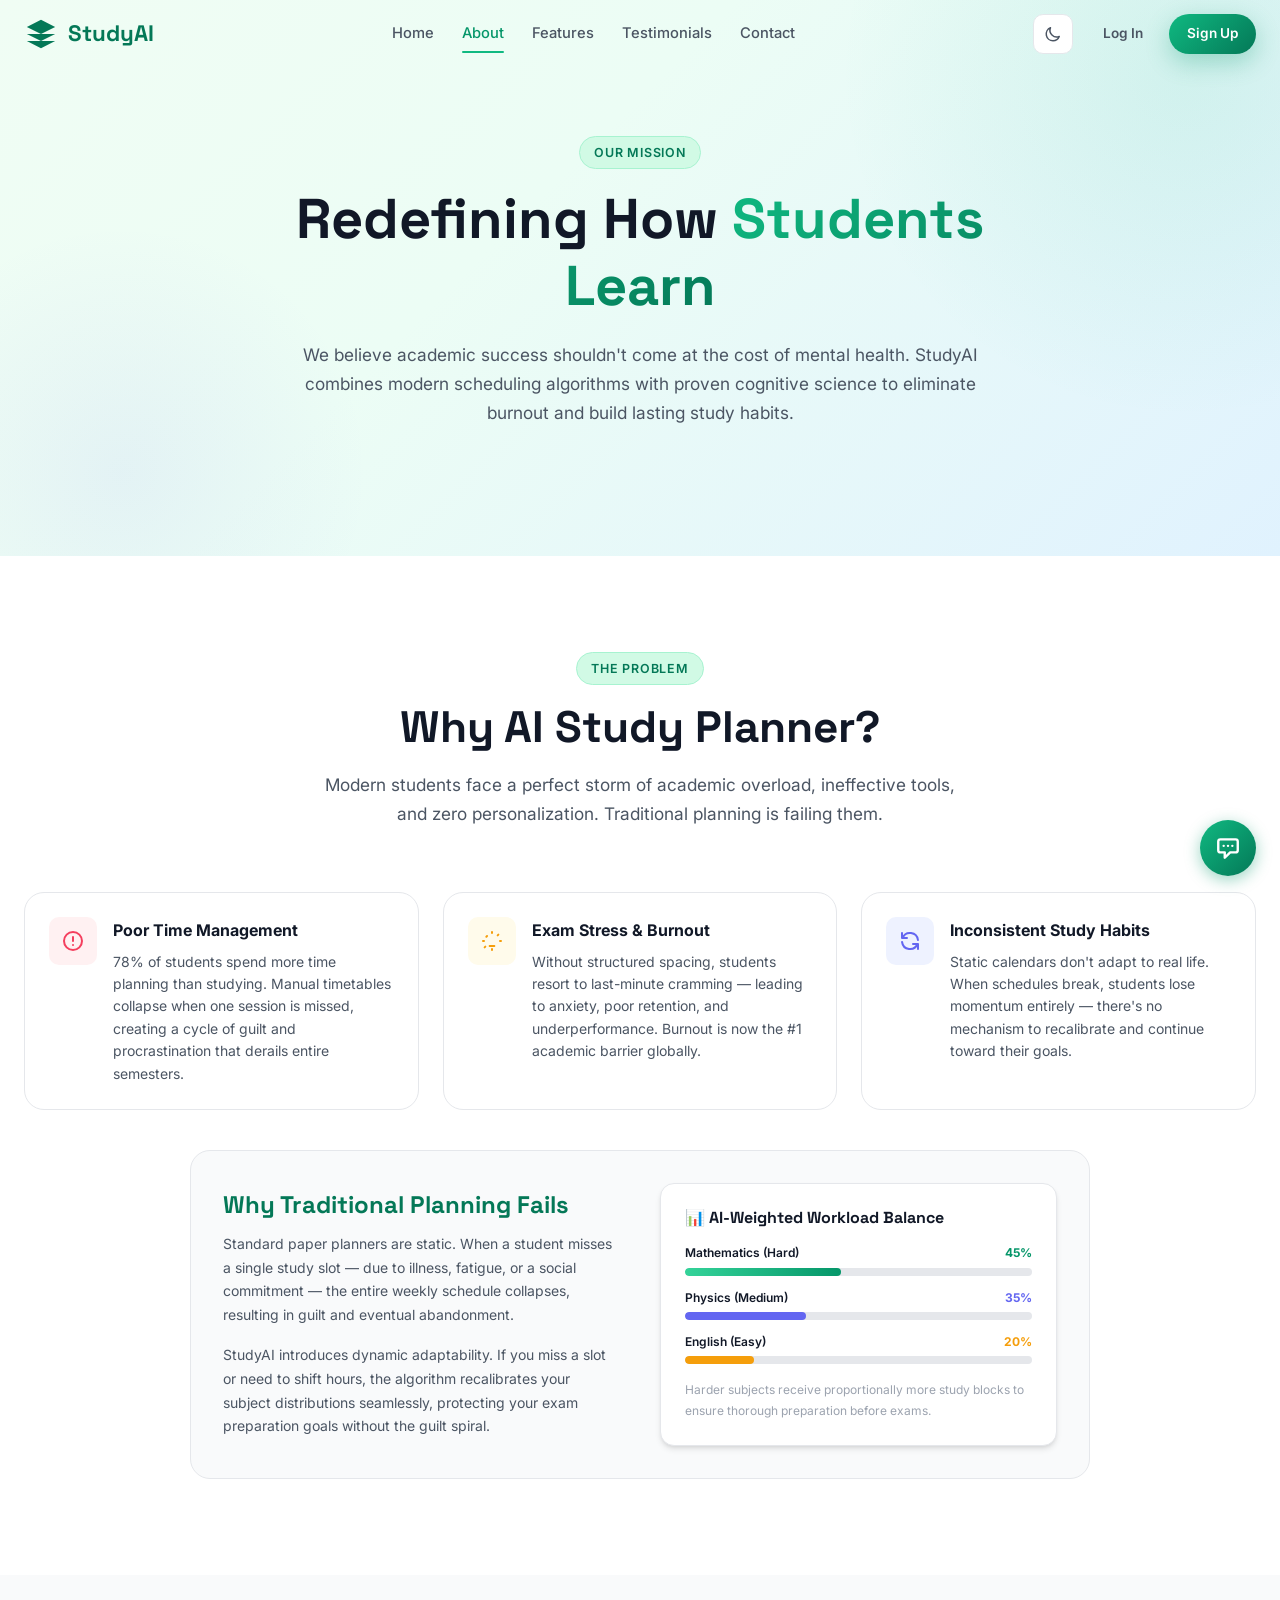
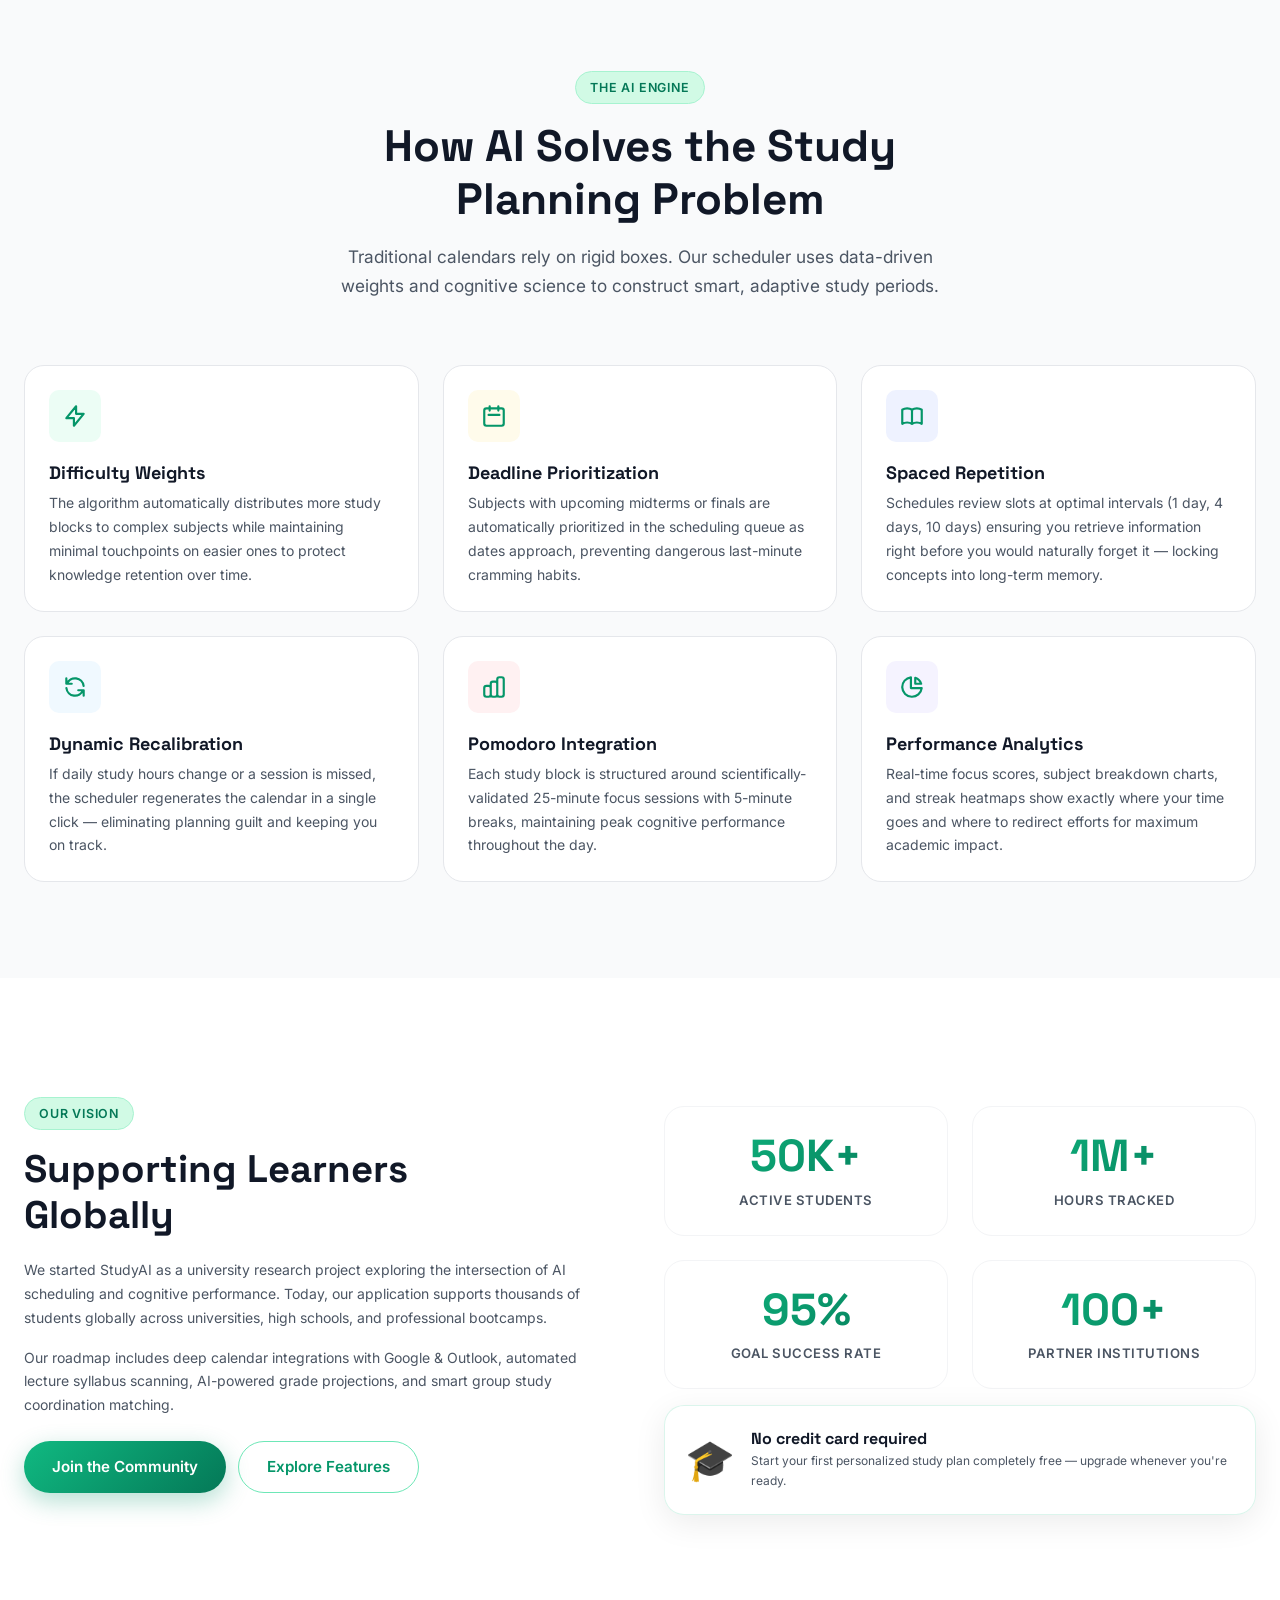
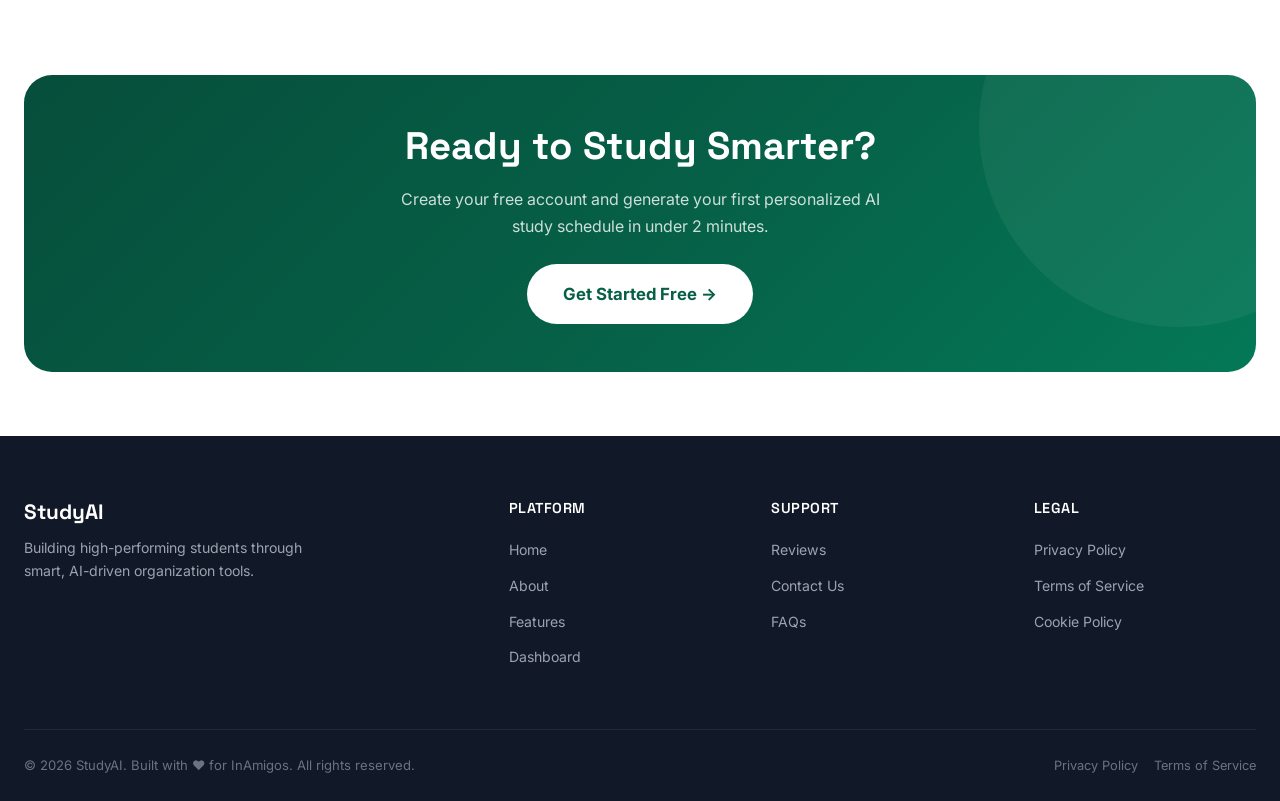
<file: about.html>
<!DOCTYPE html>
<html lang="en" data-theme="light">
<head>
    <meta charset="UTF-8">
    <meta name="viewport" content="width=device-width, initial-scale=1.0">
    <title>About Us — AI Study Planner | StudyAI</title>
    <meta name="description" content="Learn about StudyAI's mission to combine artificial intelligence and cognitive science to optimize study schedules, eliminate burnout, and empower students globally.">
    <!-- Google Fonts -->
    <link rel="preconnect" href="https://fonts.googleapis.com">
    <link rel="preconnect" href="https://fonts.gstatic.com" crossorigin>
    <link href="https://fonts.googleapis.com/css2?family=Inter:wght@400;500;600;700;800&family=Space+Grotesk:wght@500;600;700;800&display=swap" rel="stylesheet">
    <!-- Stylesheets -->
    <link rel="stylesheet" href="css/style.css">
    <link rel="stylesheet" href="css/components.css">
    <link rel="stylesheet" href="css/dark-mode.css">
</head>
<body>

    <!-- NAVBAR -->
    <nav class="navbar" id="site-navbar">
        <div class="nav-inner">
            <a href="index.html" class="nav-logo" id="nav-logo-link">
                <svg fill="currentColor" viewBox="0 0 24 24"><path d="M12 2L2 7l10 5 10-5-10-5zM2 17l10 5 10-5M2 12l10 5 10-5"/></svg>
                <span>StudyAI</span>
            </a>
            <div class="nav-menu" id="nav-menu-drawer">
                <a href="index.html">Home</a>
                <a href="about.html" class="active">About</a>
                <a href="features.html">Features</a>
                <a href="testimonials.html">Testimonials</a>
                <a href="contact.html">Contact</a>
            </div>
            <div class="nav-actions">
                <button class="theme-toggle" id="theme-toggle" aria-label="Toggle dark mode">
                    <svg class="icon-moon" fill="none" stroke="currentColor" stroke-width="2" viewBox="0 0 24 24"><path stroke-linecap="round" stroke-linejoin="round" d="M20.354 15.354A9 9 0 018.646 3.646 9.003 9.003 0 0012 21a9.003 9.003 0 008.354-5.646z"></path></svg>
                    <svg class="icon-sun" fill="none" stroke="currentColor" stroke-width="2" viewBox="0 0 24 24"><path stroke-linecap="round" stroke-linejoin="round" d="M12 3v1m0 16v1m9-9h-1M4 12H3m15.364-6.364l-.707.707M6.343 17.657l-.707.707m12.728 0l-.707-.707M6.343 6.343l-.707-.707M15 12a3 3 0 11-6 0 3 3 0 016 0z"></path></svg>
                </button>
                <div class="flex gap-2" id="nav-auth-actions"></div>
                <button class="hamburger" id="nav-hamburger" aria-label="Open navigation menu"><span></span><span></span><span></span></button>
            </div>
        </div>
    </nav>

    <!-- ===== HERO HEADER ===== -->
    <header class="hero-bg" style="padding-top: calc(var(--navbar-height) + var(--space-16)); padding-bottom: var(--space-16);" id="about-header">
        <div class="container">
            <div class="section-header reveal" style="max-width: 720px;">
                <span class="section-tag">Our Mission</span>
                <h1 style="font-size: clamp(2.2rem, 5vw, 3.5rem); font-weight: 800; margin-bottom: var(--space-5);">Redefining How <span class="gradient-text">Students Learn</span></h1>
                <p class="text-lg text-secondary">
                    We believe academic success shouldn't come at the cost of mental health. StudyAI combines modern scheduling algorithms with proven cognitive science to eliminate burnout and build lasting study habits.
                </p>
            </div>
        </div>
    </header>

    <!-- ===== WHY AI STUDY PLANNER ===== -->
    <section class="section" id="why-ai-section">
        <div class="container">
            <div class="section-header reveal">
                <span class="section-tag">The Problem</span>
                <h2>Why AI Study Planner?</h2>
                <p>Modern students face a perfect storm of academic overload, ineffective tools, and zero personalization. Traditional planning is failing them.</p>
            </div>

            <div class="grid grid-3 reveal">
                <div class="pain-card">
                    <div class="pain-icon rose">
                        <svg fill="none" stroke="currentColor" stroke-width="2" viewBox="0 0 24 24"><path stroke-linecap="round" stroke-linejoin="round" d="M12 8v4m0 4h.01M21 12a9 9 0 11-18 0 9 9 0 0118 0z"></path></svg>
                    </div>
                    <div>
                        <div class="pain-title">Poor Time Management</div>
                        <p class="pain-desc">78% of students spend more time planning than studying. Manual timetables collapse when one session is missed, creating a cycle of guilt and procrastination that derails entire semesters.</p>
                    </div>
                </div>
                <div class="pain-card">
                    <div class="pain-icon amber">
                        <svg fill="none" stroke="currentColor" stroke-width="2" viewBox="0 0 24 24"><path stroke-linecap="round" stroke-linejoin="round" d="M9.663 17h4.673M12 3v1m6.364 1.636l-.707.707M21 12h-1M4 12H3m1.636 6.364l.707-.707M12 20v1M7.05 7.05l-.707.707"></path></svg>
                    </div>
                    <div>
                        <div class="pain-title">Exam Stress &amp; Burnout</div>
                        <p class="pain-desc">Without structured spacing, students resort to last-minute cramming — leading to anxiety, poor retention, and underperformance. Burnout is now the #1 academic barrier globally.</p>
                    </div>
                </div>
                <div class="pain-card">
                    <div class="pain-icon indigo">
                        <svg fill="none" stroke="currentColor" stroke-width="2" viewBox="0 0 24 24"><path stroke-linecap="round" stroke-linejoin="round" d="M4 4v5h.582m15.356 2A8.001 8.001 0 004.582 9m0 0H9m11 11v-5h-.581m0 0a8.003 8.003 0 01-15.357-2m15.357 2H15"></path></svg>
                    </div>
                    <div>
                        <div class="pain-title">Inconsistent Study Habits</div>
                        <p class="pain-desc">Static calendars don't adapt to real life. When schedules break, students lose momentum entirely — there's no mechanism to recalibrate and continue toward their goals.</p>
                    </div>
                </div>
            </div>

            <!-- Workload Widget -->
            <div class="card-flat reveal" style="padding: var(--space-8); border-radius: var(--radius-xl); margin-top: var(--space-10); max-width: 900px; margin-inline: auto; border: 1.5px solid var(--border-color);">
                <div class="grid grid-2" style="align-items: center; gap: var(--space-10);">
                    <div>
                        <h2 class="font-bold text-2xl" style="margin-bottom: var(--space-3); color: var(--green-700);">Why Traditional Planning Fails</h2>
                        <p class="text-sm text-secondary" style="margin-bottom: var(--space-4);">
                            Standard paper planners are static. When a student misses a single study slot — due to illness, fatigue, or a social commitment — the entire weekly schedule collapses, resulting in guilt and eventual abandonment.
                        </p>
                        <p class="text-sm text-secondary">
                            StudyAI introduces dynamic adaptability. If you miss a slot or need to shift hours, the algorithm recalibrates your subject distributions seamlessly, protecting your exam preparation goals without the guilt spiral.
                        </p>
                    </div>
                    <div style="background: var(--bg-primary); border: 1.5px solid var(--border-color); border-radius: var(--radius-lg); padding: var(--space-6); box-shadow: var(--shadow-md);">
                        <h3 class="font-bold text-base" style="margin-bottom: var(--space-4);">📊 AI-Weighted Workload Balance</h3>
                        <div style="display: flex; flex-direction: column; gap: var(--space-3);">
                            <div>
                                <div class="flex-between text-xs" style="margin-bottom: 4px;"><span class="font-semibold">Mathematics (Hard)</span><span class="text-green font-bold">45%</span></div>
                                <div class="progress-bar"><div class="progress-bar-fill" style="width: 45%;"></div></div>
                            </div>
                            <div>
                                <div class="flex-between text-xs" style="margin-bottom: 4px;"><span class="font-semibold">Physics (Medium)</span><span style="color:var(--indigo-500)" class="font-bold">35%</span></div>
                                <div class="progress-bar"><div class="progress-bar-fill" style="width: 35%; background: var(--indigo-500);"></div></div>
                            </div>
                            <div>
                                <div class="flex-between text-xs" style="margin-bottom: 4px;"><span class="font-semibold">English (Easy)</span><span style="color:var(--amber-500)" class="font-bold">20%</span></div>
                                <div class="progress-bar"><div class="progress-bar-fill" style="width: 20%; background: var(--amber-500);"></div></div>
                            </div>
                        </div>
                        <p class="text-xs text-tertiary" style="margin-top: var(--space-4);">Harder subjects receive proportionally more study blocks to ensure thorough preparation before exams.</p>
                    </div>
                </div>
            </div>
        </div>
    </section>

    <!-- ===== HOW AI HELPS ===== -->
    <section class="section" style="background: var(--bg-secondary);" id="ai-help-section">
        <div class="container">
            <div class="section-header reveal">
                <span class="section-tag">The AI Engine</span>
                <h2>How AI Solves the Study Planning Problem</h2>
                <p>Traditional calendars rely on rigid boxes. Our scheduler uses data-driven weights and cognitive science to construct smart, adaptive study periods.</p>
            </div>
            
            <div class="grid grid-3 reveal">
                <div class="card" style="padding: var(--space-6);">
                    <div class="feature-icon green">
                        <svg fill="none" stroke="currentColor" stroke-width="2" viewBox="0 0 24 24"><path stroke-linecap="round" stroke-linejoin="round" d="M13 10V3L4 14h7v7l9-11h-7z"></path></svg>
                    </div>
                    <h3 class="font-bold text-lg" style="margin-bottom: var(--space-2);">Difficulty Weights</h3>
                    <p class="text-sm text-secondary">The algorithm automatically distributes more study blocks to complex subjects while maintaining minimal touchpoints on easier ones to protect knowledge retention over time.</p>
                </div>
                
                <div class="card" style="padding: var(--space-6);">
                    <div class="feature-icon amber">
                        <svg fill="none" stroke="currentColor" stroke-width="2" viewBox="0 0 24 24"><path stroke-linecap="round" stroke-linejoin="round" d="M8 7V3m8 4V3m-9 8h10M5 21h14a2 2 0 002-2V7a2 2 0 00-2-2H5a2 2 0 00-2 2v12a2 2 0 002 2z"></path></svg>
                    </div>
                    <h3 class="font-bold text-lg" style="margin-bottom: var(--space-2);">Deadline Prioritization</h3>
                    <p class="text-sm text-secondary">Subjects with upcoming midterms or finals are automatically prioritized in the scheduling queue as dates approach, preventing dangerous last-minute cramming habits.</p>
                </div>

                <div class="card" style="padding: var(--space-6);">
                    <div class="feature-icon indigo">
                        <svg fill="none" stroke="currentColor" stroke-width="2" viewBox="0 0 24 24"><path stroke-linecap="round" stroke-linejoin="round" d="M12 6.253v13m0-13C10.832 5.477 9.246 5 7.5 5S4.168 5.477 3 6.253v13C4.168 18.477 5.754 18 7.5 18s3.332.477 4.5 1.253m0-13C13.168 5.477 14.754 5 16.5 5c1.747 0 3.332.477 4.5 1.253v13C19.832 18.477 18.247 18 16.5 18c-1.746 0-3.332.477-4.5 1.253"></path></svg>
                    </div>
                    <h3 class="font-bold text-lg" style="margin-bottom: var(--space-2);">Spaced Repetition</h3>
                    <p class="text-sm text-secondary">Schedules review slots at optimal intervals (1 day, 4 days, 10 days) ensuring you retrieve information right before you would naturally forget it — locking concepts into long-term memory.</p>
                </div>

                <div class="card" style="padding: var(--space-6);">
                    <div class="feature-icon sky">
                        <svg fill="none" stroke="currentColor" stroke-width="2" viewBox="0 0 24 24"><path stroke-linecap="round" stroke-linejoin="round" d="M4 4v5h.582m15.356 2A8.001 8.001 0 004.582 9m0 0H9m11 11v-5h-.581m0 0a8.003 8.003 0 01-15.357-2m15.357 2H15"></path></svg>
                    </div>
                    <h3 class="font-bold text-lg" style="margin-bottom: var(--space-2);">Dynamic Recalibration</h3>
                    <p class="text-sm text-secondary">If daily study hours change or a session is missed, the scheduler regenerates the calendar in a single click — eliminating planning guilt and keeping you on track.</p>
                </div>

                <div class="card" style="padding: var(--space-6);">
                    <div class="feature-icon rose">
                        <svg fill="none" stroke="currentColor" stroke-width="2" viewBox="0 0 24 24"><path stroke-linecap="round" stroke-linejoin="round" d="M9 19v-6a2 2 0 00-2-2H5a2 2 0 00-2 2v6a2 2 0 002 2h2a2 2 0 002-2zm0 0V9a2 2 0 012-2h2a2 2 0 012 2v10m-6 0a2 2 0 002 2h2a2 2 0 002-2m0 0V5a2 2 0 012-2h2a2 2 0 012 2v14a2 2 0 01-2 2h-2a2 2 0 01-2-2z"></path></svg>
                    </div>
                    <h3 class="font-bold text-lg" style="margin-bottom: var(--space-2);">Pomodoro Integration</h3>
                    <p class="text-sm text-secondary">Each study block is structured around scientifically-validated 25-minute focus sessions with 5-minute breaks, maintaining peak cognitive performance throughout the day.</p>
                </div>

                <div class="card" style="padding: var(--space-6);">
                    <div class="feature-icon violet">
                        <svg fill="none" stroke="currentColor" stroke-width="2" viewBox="0 0 24 24"><path stroke-linecap="round" stroke-linejoin="round" d="M11 3.055A9.001 9.001 0 1020.945 13H11V3.055z"></path><path stroke-linecap="round" stroke-linejoin="round" d="M20.488 9H15V3.512A9.025 9.025 0 0120.488 9z"></path></svg>
                    </div>
                    <h3 class="font-bold text-lg" style="margin-bottom: var(--space-2);">Performance Analytics</h3>
                    <p class="text-sm text-secondary">Real-time focus scores, subject breakdown charts, and streak heatmaps show exactly where your time goes and where to redirect efforts for maximum academic impact.</p>
                </div>
            </div>
        </div>
    </section>

    <!-- ===== VISION & STATS ===== -->
    <section class="section" id="vision-section">
        <div class="container">
            <div class="grid grid-2 reveal" style="align-items: center; gap: var(--space-12);">
                <div>
                    <span class="section-tag">Our Vision</span>
                    <h2 class="font-bold" style="font-size: clamp(1.8rem, 3vw, 2.6rem); margin-bottom: var(--space-5);">Supporting Learners<br>Globally</h2>
                    <p class="text-sm text-secondary" style="margin-bottom: var(--space-4);">
                        We started StudyAI as a university research project exploring the intersection of AI scheduling and cognitive performance. Today, our application supports thousands of students globally across universities, high schools, and professional bootcamps.
                    </p>
                    <p class="text-sm text-secondary" style="margin-bottom: var(--space-6);">
                        Our roadmap includes deep calendar integrations with Google &amp; Outlook, automated lecture syllabus scanning, AI-powered grade projections, and smart group study coordination matching.
                    </p>
                    <div class="flex gap-3 flex-wrap">
                        <a href="signup.html" class="btn btn-primary" id="about-join-btn">Join the Community</a>
                        <a href="features.html" class="btn btn-outline" id="about-features-btn">Explore Features</a>
                    </div>
                </div>
                <div>
                    <div class="stat-number-grid" style="grid-template-columns: repeat(2, 1fr);">
                        <div class="stat-number-card">
                            <div class="stat-num">50K+</div>
                            <div class="stat-label">Active Students</div>
                        </div>
                        <div class="stat-number-card">
                            <div class="stat-num">1M+</div>
                            <div class="stat-label">Hours Tracked</div>
                        </div>
                        <div class="stat-number-card">
                            <div class="stat-num">95%</div>
                            <div class="stat-label">Goal Success Rate</div>
                        </div>
                        <div class="stat-number-card">
                            <div class="stat-num">100+</div>
                            <div class="stat-label">Partner Institutions</div>
                        </div>
                    </div>
                    <div class="glass-card" style="margin-top: var(--space-4); padding: var(--space-5); display: flex; align-items: center; gap: var(--space-4);">
                        <div style="font-size: 2.5rem;">🎓</div>
                        <div>
                            <h4 class="font-bold" style="margin-bottom: 2px;">No credit card required</h4>
                            <p class="text-xs text-secondary">Start your first personalized study plan completely free — upgrade whenever you're ready.</p>
                        </div>
                    </div>
                </div>
            </div>
        </div>
    </section>

    <!-- ===== CTA BANNER ===== -->
    <section class="section-sm" id="about-cta">
        <div class="container">
            <div class="welcome-banner reveal" style="padding: var(--space-12); text-align: center; display: flex; flex-direction: column; align-items: center;">
                <h2 style="font-size: clamp(1.8rem, 3vw, 2.5rem); font-family: var(--font-display); font-weight: 800; margin-bottom: var(--space-4); color: white;">Ready to Study Smarter?</h2>
                <p style="margin-bottom: var(--space-6); max-width: 500px; color: rgba(255,255,255,0.8);">Create your free account and generate your first personalized AI study schedule in under 2 minutes.</p>
                <a href="signup.html" class="btn btn-lg" style="background: white; color: var(--green-800); font-weight: 700; border: none;" id="about-cta-btn">Get Started Free →</a>
            </div>
        </div>
    </section>

    <!-- FOOTER -->
    <footer class="footer" id="site-footer">
        <div class="container">
            <div class="footer-grid">
                <div class="footer-brand">
                    <h3>StudyAI</h3>
                    <p>Building high-performing students through smart, AI-driven organization tools.</p>
                </div>
                <div class="footer-col">
                    <h4>Platform</h4>
                    <a href="index.html">Home</a>
                    <a href="about.html">About</a>
                    <a href="features.html">Features</a>
                    <a href="dashboard.html">Dashboard</a>
                </div>
                <div class="footer-col">
                    <h4>Support</h4>
                    <a href="testimonials.html">Reviews</a>
                    <a href="contact.html">Contact Us</a>
                    <a href="contact.html#faq-section">FAQs</a>
                </div>
                <div class="footer-col">
                    <h4>Legal</h4>
                    <a href="#">Privacy Policy</a>
                    <a href="#">Terms of Service</a>
                    <a href="#">Cookie Policy</a>
                </div>
            </div>
            <div class="footer-bottom">
                <p>&copy; 2026 StudyAI. Built with ❤️ for InAmigos. All rights reserved.</p>
                <div class="flex gap-4">
                    <a href="#" style="font-size: 0.8rem; color: var(--gray-500);">Privacy Policy</a>
                    <a href="#" style="font-size: 0.8rem; color: var(--gray-500);">Terms of Service</a>
                </div>
            </div>
        </div>
    </footer>

    <script src="js/utils.js"></script>
    <script src="js/app.js"></script>
    <script src="js/chatbot.js"></script>
</body>
</html>
</file>
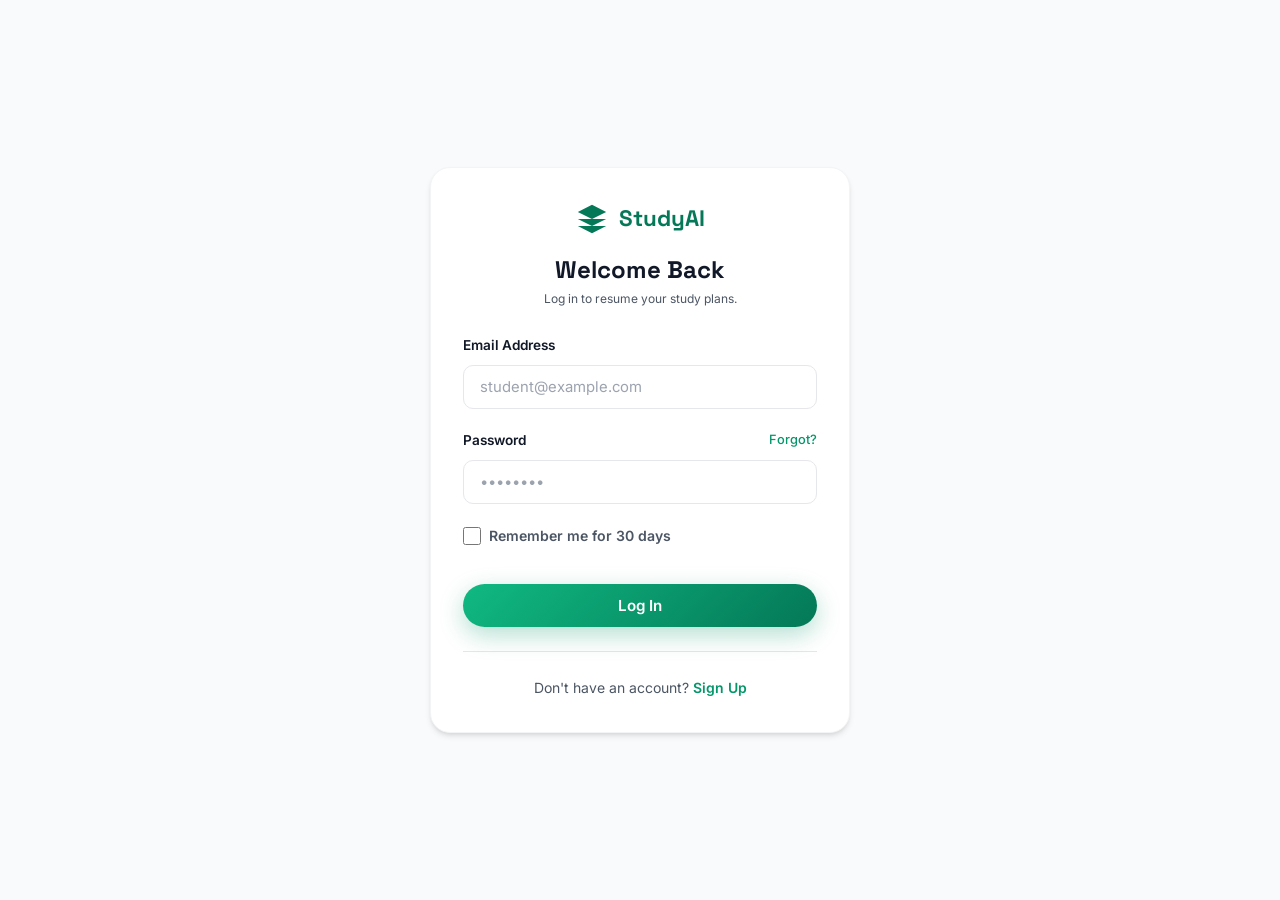
<file: analytics.html>
<!DOCTYPE html>
<html lang="en" data-theme="light">
<head>
    <meta charset="UTF-8">
    <meta name="viewport" content="width=device-width, initial-scale=1.0">
    <title>Analytics & Streaks — StudyAI</title>
    <!-- Google Fonts -->
    <link rel="preconnect" href="https://fonts.googleapis.com">
    <link rel="preconnect" href="https://fonts.gstatic.com" crossorigin>
    <link href="https://fonts.googleapis.com/css2?family=Inter:wght@400;500;600;700&family=Space+Grotesk:wght@500;700&display=swap" rel="stylesheet">
    <!-- Stylesheets -->
    <link rel="stylesheet" href="css/style.css">
    <link rel="stylesheet" href="css/components.css">
    <link rel="stylesheet" href="css/dashboard.css">
    <link rel="stylesheet" href="css/dark-mode.css">
</head>
<body>

    <!-- NAVBAR -->
    <nav class="navbar scrolled no-print" id="site-navbar">
        <div class="nav-inner">
            <a href="index.html" class="nav-logo" id="nav-logo-link">
                <svg fill="currentColor" viewBox="0 0 24 24">
                    <path d="M12 2L2 7l10 5 10-5-10-5zM2 17l10 5 10-5M2 12l10 5 10-5"/>
                </svg>
                <span>StudyAI</span>
            </a>
            
            <div class="nav-actions">
                <button class="theme-toggle" id="theme-toggle" aria-label="Toggle dark mode">
                    <svg class="icon-moon" fill="none" stroke="currentColor" stroke-width="2" viewBox="0 0 24 24">
                        <path stroke-linecap="round" stroke-linejoin="round" d="M20.354 15.354A9 9 0 018.646 3.646 9.003 9.003 0 0012 21a9.003 9.003 0 008.354-5.646z"></path>
                    </svg>
                    <svg class="icon-sun" fill="none" stroke="currentColor" stroke-width="2" viewBox="0 0 24 24">
                        <path stroke-linecap="round" stroke-linejoin="round" d="M12 3v1m0 16v1m9-9h-1M4 12H3m15.364-6.364l-.707.707M6.343 17.657l-.707.707m12.728 0l-.707-.707M6.343 6.343l-.707-.707M15 12a3 3 0 11-6 0 3 3 0 016 0z"></path>
                    </svg>
                </button>
                <div class="flex gap-2" id="nav-auth-actions"></div>
                <button class="hamburger" id="nav-hamburger" aria-label="Open sidebar menu">
                    <span></span>
                    <span></span>
                    <span></span>
                </button>
            </div>
        </div>
    </nav>

    <!-- APP LAYOUT -->
    <div class="app-container">
        <!-- SIDEBAR -->
        <aside class="sidebar no-print" id="app-sidebar">
            <nav class="sidebar-nav">
                <a href="dashboard.html" class="sidebar-link">
                    <svg fill="none" stroke="currentColor" stroke-width="2" viewBox="0 0 24 24"><path stroke-linecap="round" stroke-linejoin="round" d="M4 6a2 2 0 012-2h2a2 2 0 012 2v4a2 2 0 01-2 2H6a2 2 0 01-2-2V6zM14 6a2 2 0 012-2h2a2 2 0 012 2v4a2 2 0 01-2 2h-2a2 2 0 01-2-2V6zM4 16a2 2 0 012-2h2a2 2 0 012 2v4a2 2 0 01-2 2H6a2 2 0 01-2-2v-4zM14 16a2 2 0 012-2h2a2 2 0 012 2v4a2 2 0 01-2 2h-2a2 2 0 01-2-2v-4z"></path></svg>
                    <span>Dashboard</span>
                </a>
                <a href="planner.html" class="sidebar-link">
                    <svg fill="none" stroke="currentColor" stroke-width="2" viewBox="0 0 24 24"><path stroke-linecap="round" stroke-linejoin="round" d="M8 7V3m8 4V3m-9 8h10M5 21h14a2 2 0 002-2V7a2 2 0 00-2-2H5a2 2 0 00-2 2v12a2 2 0 002 2z"></path></svg>
                    <span>Study Planner</span>
                </a>
                <a href="analytics.html" class="sidebar-link active">
                    <svg fill="none" stroke="currentColor" stroke-width="2" viewBox="0 0 24 24"><path stroke-linecap="round" stroke-linejoin="round" d="M9 19v-6a2 2 0 00-2-2H5a2 2 0 00-2 2v6a2 2 0 002 2h2a2 2 0 002-2zm0 0V9a2 2 0 012-2h2a2 2 0 012 2v10m-6 0a2 2 0 002 2h2a2 2 0 002-2m0 0V5a2 2 0 012-2h2a2 2 0 012 2v14a2 2 0 01-2 2h-2a2 2 0 01-2-2z"></path></svg>
                    <span>Analytics</span>
                </a>
                <a href="index.html" class="sidebar-link">
                    <svg fill="none" stroke="currentColor" stroke-width="2" viewBox="0 0 24 24"><path stroke-linecap="round" stroke-linejoin="round" d="M3 12l2-2m0 0l7-7 7 7M5 10v10a1 1 0 001 1h3m10-11l2 2m-2-2v10a1 1 0 01-1 1h-3m-6 0a1 1 0 001-1v-4a1 1 0 011-1h2a1 1 0 011 1v4a1 1 0 001 1m-6 0h6"></path></svg>
                    <span>Home Page</span>
                </a>
            </nav>
            <div class="sidebar-profile"></div>
        </aside>

        <!-- CONTENT -->
        <main class="main-content">
            <div class="welcome-banner no-print" style="margin-bottom: var(--space-6);">
                <h1>Productivity Insights</h1>
                <p>Monitor your study streaks, subject hour distributions, and focus efficiency gauges below.</p>
            </div>

            <!-- Heatmap / Streak Grid -->
            <div class="card reveal" style="margin-bottom: var(--space-8); padding: var(--space-6);">
                <div class="flex-between" style="margin-bottom: var(--space-4);">
                    <h2 class="widget-title">Study Streak Tracker</h2>
                    <span class="badge badge-green" id="streak-days-badge">12 Days Streak 🔥</span>
                </div>
                <div class="heatmap-grid" id="heatmap-grid-element">
                    <!-- Loaded dynamically via analytics.js -->
                </div>
                <div class="flex gap-4" style="margin-top: 10px; font-size: 0.75rem; color: var(--text-secondary); justify-content: flex-end;">
                    <span>Less</span>
                    <span style="width: 12px; height: 12px; border-radius: 2px; background: var(--gray-100);"></span>
                    <span style="width: 12px; height: 12px; border-radius: 2px; background: var(--green-100);"></span>
                    <span style="width: 12px; height: 12px; border-radius: 2px; background: var(--green-300);"></span>
                    <span style="width: 12px; height: 12px; border-radius: 2px; background: var(--green-500);"></span>
                    <span style="width: 12px; height: 12px; border-radius: 2px; background: var(--green-700);"></span>
                    <span>More</span>
                </div>
            </div>

            <!-- Insights Column breakdown -->
            <div class="dashboard-grid reveal">
                <!-- Subject Performance Breakdown -->
                <div class="widget-card">
                    <div class="widget-header">
                        <h2 class="widget-title">Subject-wise Study Time</h2>
                        <span class="text-xs text-secondary">Target vs Actual</span>
                    </div>
                    <div id="subject-bars-container" style="display:flex; flex-direction:column; gap: var(--space-4); margin-top:var(--space-2);">
                        <!-- Loaded dynamically -->
                    </div>
                </div>

                <!-- Time Distribution Donut Chart and Focus Score Gauge -->
                <div style="display:flex; flex-direction:column; gap:var(--space-8);">
                    <!-- Productivity Gauge -->
                    <div class="widget-card" style="align-items:center; text-align:center;">
                        <h2 class="widget-title" style="margin-bottom: var(--space-4);">Focus Quality Index</h2>
                        <div class="circular-progress" style="width:100px; height:100px;" id="focus-quality-gauge">
                            <svg style="width:100px; height:100px;">
                                <circle class="bg" cx="50" cy="50" r="42" style="stroke-width:8;"></circle>
                                <circle class="fill" id="focus-gauge-fill" cx="50" cy="50" r="42" style="stroke-width:8;" stroke-dasharray="263.893" stroke-dashoffset="263.893"></circle>
                            </svg>
                            <span class="value" id="focus-gauge-value" style="font-size: 1.3rem;">88%</span>
                        </div>
                        <p class="text-xs text-secondary" style="margin-top: 10px;">Calculated using Pomodoro completions and task completion percentages.</p>
                    </div>

                    <!-- Donut Chart Card -->
                    <div class="widget-card" style="align-items:center;">
                        <h2 class="widget-title" style="margin-bottom:var(--space-4);">Time Distribution</h2>
                        <canvas id="time-distribution-canvas" class="analytics-canvas" style="max-width: 220px; max-height: 220px;"></canvas>
                        <div id="donut-legend" class="flex flex-wrap gap-3" style="justify-content:center; margin-top:var(--space-4);">
                            <!-- Legend loaded dynamically -->
                        </div>
                    </div>
                </div>
            </div>
        </main>
    </div>

    <!-- Scripts -->
    <script src="js/utils.js"></script>
    <script src="js/app.js"></script>
    <script src="js/chatbot.js"></script>
    <script src="js/analytics.js"></script>
</body>
</html>
</file>
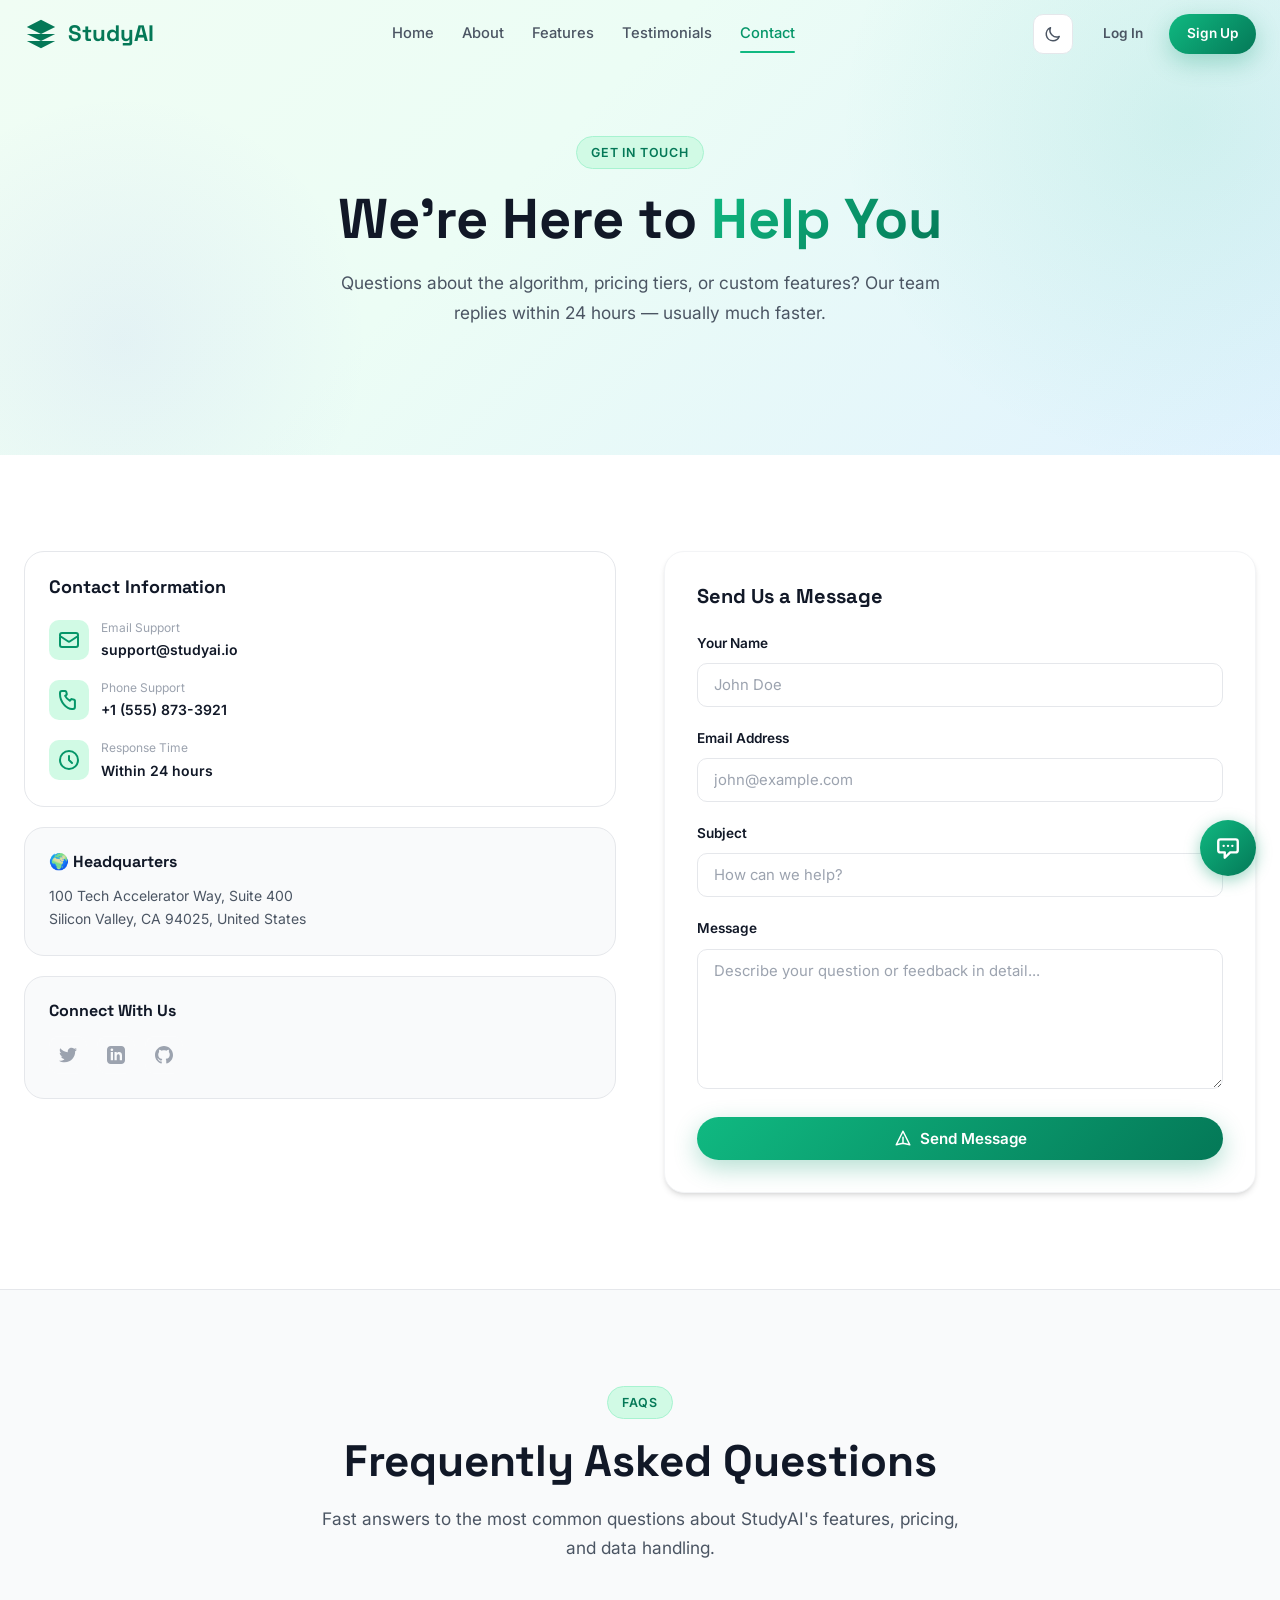
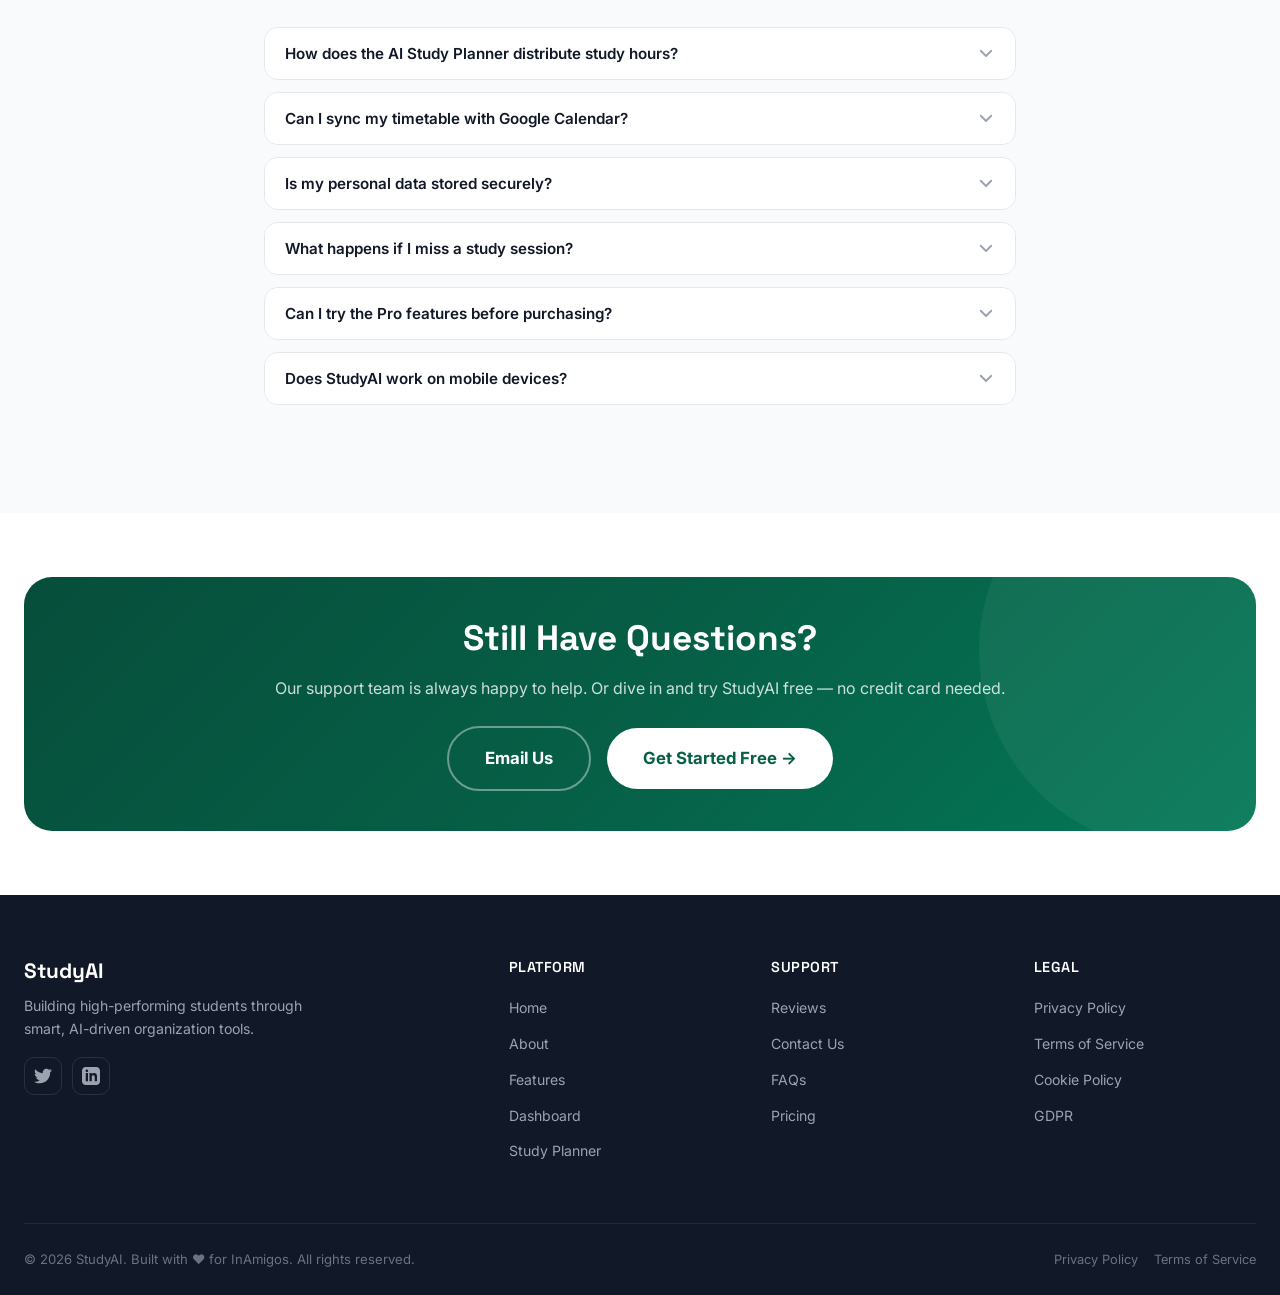
<file: contact.html>
<!DOCTYPE html>
<html lang="en" data-theme="light">
<head>
    <meta charset="UTF-8">
    <meta name="viewport" content="width=device-width, initial-scale=1.0">
    <title>Contact & Support — StudyAI</title>
    <meta name="description" content="Get in touch with StudyAI support. Find answers to FAQs about our AI study schedule generator, pricing, and features.">
    <!-- Google Fonts -->
    <link rel="preconnect" href="https://fonts.googleapis.com">
    <link rel="preconnect" href="https://fonts.gstatic.com" crossorigin>
    <link href="https://fonts.googleapis.com/css2?family=Inter:wght@400;500;600;700;800&family=Space+Grotesk:wght@500;600;700;800&display=swap" rel="stylesheet">
    <!-- Stylesheets -->
    <link rel="stylesheet" href="css/style.css">
    <link rel="stylesheet" href="css/components.css">
    <link rel="stylesheet" href="css/dark-mode.css">
</head>
<body>

    <!-- NAVBAR -->
    <nav class="navbar" id="site-navbar">
        <div class="nav-inner">
            <a href="index.html" class="nav-logo" id="nav-logo-link">
                <svg fill="currentColor" viewBox="0 0 24 24"><path d="M12 2L2 7l10 5 10-5-10-5zM2 17l10 5 10-5M2 12l10 5 10-5"/></svg>
                <span>StudyAI</span>
            </a>
            <div class="nav-menu" id="nav-menu-drawer">
                <a href="index.html">Home</a>
                <a href="about.html">About</a>
                <a href="features.html">Features</a>
                <a href="testimonials.html">Testimonials</a>
                <a href="contact.html" class="active">Contact</a>
            </div>
            <div class="nav-actions">
                <button class="theme-toggle" id="theme-toggle" aria-label="Toggle dark mode">
                    <svg class="icon-moon" fill="none" stroke="currentColor" stroke-width="2" viewBox="0 0 24 24"><path stroke-linecap="round" stroke-linejoin="round" d="M20.354 15.354A9 9 0 018.646 3.646 9.003 9.003 0 0012 21a9.003 9.003 0 008.354-5.646z"></path></svg>
                    <svg class="icon-sun" fill="none" stroke="currentColor" stroke-width="2" viewBox="0 0 24 24"><path stroke-linecap="round" stroke-linejoin="round" d="M12 3v1m0 16v1m9-9h-1M4 12H3m15.364-6.364l-.707.707M6.343 17.657l-.707.707m12.728 0l-.707-.707M6.343 6.343l-.707-.707M15 12a3 3 0 11-6 0 3 3 0 016 0z"></path></svg>
                </button>
                <div class="flex gap-2" id="nav-auth-actions"></div>
                <button class="hamburger" id="nav-hamburger" aria-label="Open navigation menu"><span></span><span></span><span></span></button>
            </div>
        </div>
    </nav>

    <!-- HEADER -->
    <header class="hero-bg" style="padding-top: calc(var(--navbar-height) + var(--space-16)); padding-bottom: var(--space-16);" id="contact-header">
        <div class="container">
            <div class="section-header reveal" style="max-width: 640px;">
                <span class="section-tag">Get In Touch</span>
                <h1 style="font-size: clamp(2.2rem, 5vw, 3.5rem); font-weight: 800; margin-bottom: var(--space-4);">We're Here to <span class="gradient-text">Help You</span></h1>
                <p class="text-lg text-secondary">
                    Questions about the algorithm, pricing tiers, or custom features? Our team replies within 24 hours — usually much faster.
                </p>
            </div>
        </div>
    </header>

    <!-- CONTACT FORM + INFO -->
    <section class="section" id="contact-form-section">
        <div class="container">
            <div class="grid grid-2 reveal" style="align-items: start; gap: var(--space-12);">
                <!-- Contact Info Column -->
                <div style="display: flex; flex-direction: column; gap: var(--space-5);">
                    <div class="card" style="padding: var(--space-6);">
                        <h3 class="font-bold text-lg" style="margin-bottom: var(--space-5);">Contact Information</h3>
                        <div style="display: flex; flex-direction: column; gap: var(--space-4);">
                            <div style="display: flex; align-items: center; gap: 12px;">
                                <div class="stat-icon green" style="width:40px; height:40px;">
                                    <svg fill="none" stroke="currentColor" stroke-width="2" viewBox="0 0 24 24"><path stroke-linecap="round" stroke-linejoin="round" d="M3 8l7.89 5.26a2 2 0 002.22 0L21 8M5 19h14a2 2 0 002-2V7a2 2 0 00-2-2H5a2 2 0 00-2 2v10a2 2 0 002 2z"></path></svg>
                                </div>
                                <div>
                                    <div class="text-xs text-tertiary">Email Support</div>
                                    <div class="text-sm font-semibold">support@studyai.io</div>
                                </div>
                            </div>
                            <div style="display: flex; align-items: center; gap: 12px;">
                                <div class="stat-icon green" style="width:40px; height:40px;">
                                    <svg fill="none" stroke="currentColor" stroke-width="2" viewBox="0 0 24 24"><path stroke-linecap="round" stroke-linejoin="round" d="M3 5a2 2 0 012-2h3.28a1 1 0 01.94.725l.548 2.2a1 1 0 01-.321.988l-1.305.98a10.582 10.582 0 004.872 4.872l.98-1.305a1 1 0 01.988-.321l2.2.548a1 1 0 01.725.94V19a2 2 0 01-2 2h-1C9.716 21 3 14.284 3 6V5z"></path></svg>
                                </div>
                                <div>
                                    <div class="text-xs text-tertiary">Phone Support</div>
                                    <div class="text-sm font-semibold">+1 (555) 873-3921</div>
                                </div>
                            </div>
                            <div style="display: flex; align-items: center; gap: 12px;">
                                <div class="stat-icon green" style="width:40px; height:40px;">
                                    <svg fill="none" stroke="currentColor" stroke-width="2" viewBox="0 0 24 24"><path stroke-linecap="round" stroke-linejoin="round" d="M12 8v4l3 3m6-3a9 9 0 11-18 0 9 9 0 0118 0z"></path></svg>
                                </div>
                                <div>
                                    <div class="text-xs text-tertiary">Response Time</div>
                                    <div class="text-sm font-semibold">Within 24 hours</div>
                                </div>
                            </div>
                        </div>
                    </div>

                    <div class="card-flat" style="border-radius: var(--radius-xl); padding: var(--space-6); border: 1.5px solid var(--border-color);">
                        <h4 class="font-bold text-base" style="margin-bottom: var(--space-3);">🌍 Headquarters</h4>
                        <p class="text-sm text-secondary">100 Tech Accelerator Way, Suite 400<br>Silicon Valley, CA 94025, United States</p>
                    </div>

                    <div class="card-flat" style="border-radius: var(--radius-xl); padding: var(--space-6); border: 1.5px solid var(--border-color);">
                        <h4 class="font-bold text-base" style="margin-bottom: var(--space-4);">Connect With Us</h4>
                        <div class="footer-social">
                            <a href="https://twitter.com" target="_blank" rel="noopener" aria-label="Twitter">
                                <svg fill="currentColor" viewBox="0 0 24 24"><path d="M24 4.557c-.883.392-1.832.656-2.828.775 1.017-.609 1.798-1.574 2.165-2.724-.951.564-2.005.974-3.127 1.195-.897-.957-2.178-1.555-3.594-1.555-3.179 0-5.515 2.966-4.797 6.045-4.091-.205-7.719-2.165-10.148-5.144-1.29 2.213-.669 5.108 1.523 6.574-.806-.026-1.566-.247-2.229-.616-.054 2.281 1.581 4.415 3.949 4.89-.693.188-1.452.232-2.224.084.626 1.956 2.444 3.379 4.6 3.419-2.07 1.623-4.678 2.348-7.29 2.04 2.179 1.397 4.768 2.212 7.548 2.212 9.142 0 14.307-7.721 13.995-14.646.962-.695 1.797-1.562 2.457-2.549z"/></svg>
                            </a>
                            <a href="https://linkedin.com" target="_blank" rel="noopener" aria-label="LinkedIn">
                                <svg fill="currentColor" viewBox="0 0 24 24"><path d="M19 0h-14c-2.761 0-5 2.239-5 5v14c0 2.761 2.239 5 5 5h14c2.762 0 5-2.239 5-5v-14c0-2.761-2.238-5-5-5zm-11 19h-3v-11h3v11zm-1.5-12.268c-.966 0-1.75-.79-1.75-1.764s.784-1.764 1.75-1.764 1.75.79 1.75 1.764-.783 1.764-1.75 1.764zm13.5 12.268h-3v-5.604c0-3.368-4-3.113-4 0v5.604h-3v-11h3v1.765c1.396-2.586 7-2.777 7 2.476v6.759z"/></svg>
                            </a>
                            <a href="https://github.com/Himanshu-GenAI/EduPlanner-AI" target="_blank" rel="noopener" aria-label="GitHub">
                                <svg fill="currentColor" viewBox="0 0 24 24"><path d="M12 0c-6.626 0-12 5.373-12 12 0 5.302 3.438 9.8 8.207 11.387.599.111.793-.261.793-.577v-2.234c-3.338.726-4.033-1.416-4.033-1.416-.546-1.387-1.333-1.756-1.333-1.756-1.089-.745.083-.729.083-.729 1.205.084 1.839 1.237 1.839 1.237 1.07 1.834 2.807 1.304 3.492.997.107-.775.418-1.305.762-1.604-2.665-.305-5.467-1.334-5.467-5.931 0-1.311.469-2.381 1.236-3.221-.124-.303-.535-1.524.117-3.176 0 0 1.008-.322 3.301 1.23.957-.266 1.983-.399 3.003-.404 1.02.005 2.047.138 3.006.404 2.291-1.552 3.297-1.23 3.297-1.23.653 1.653.242 2.874.118 3.176.77.84 1.235 1.911 1.235 3.221 0 4.609-2.807 5.624-5.479 5.921.43.372.823 1.102.823 2.222v3.293c0 .319.192.694.801.576 4.765-1.589 8.199-6.086 8.199-11.386 0-6.627-5.373-12-12-12z"/></svg>
                            </a>
                        </div>
                    </div>
                </div>

                <!-- Contact Form -->
                <div class="card-elevated" style="padding: var(--space-8); border-radius: var(--radius-xl); background: var(--bg-primary);">
                    <h3 class="font-bold text-xl" style="margin-bottom: var(--space-6);">Send Us a Message</h3>
                    <form id="contact-form">
                        <div class="form-group">
                            <label for="contact-name">Your Name</label>
                            <input type="text" id="contact-name" class="form-control" placeholder="John Doe" required>
                        </div>
                        <div class="form-group">
                            <label for="contact-email">Email Address</label>
                            <input type="email" id="contact-email" class="form-control" placeholder="john@example.com" required>
                        </div>
                        <div class="form-group">
                            <label for="contact-subject">Subject</label>
                            <input type="text" id="contact-subject" class="form-control" placeholder="How can we help?" required>
                        </div>
                        <div class="form-group">
                            <label for="contact-message">Message</label>
                            <textarea id="contact-message" class="form-control" placeholder="Describe your question or feedback in detail..." required style="min-height: 140px;"></textarea>
                        </div>
                        <button type="submit" class="btn btn-primary" style="width: 100%;" id="contact-submit-btn">
                            <svg fill="none" stroke="currentColor" stroke-width="2" viewBox="0 0 24 24" style="width:18px;height:18px;"><path stroke-linecap="round" stroke-linejoin="round" d="M12 19l9 2-9-18-9 18 9-2zm0 0v-8"></path></svg>
                            Send Message
                        </button>
                    </form>
                </div>
            </div>
        </div>
    </section>

    <!-- FAQ SECTION -->
    <section class="section" style="background: var(--bg-secondary); border-top: 1px solid var(--border-color);" id="faq-section">
        <div class="container" style="max-width: 800px;">
            <div class="section-header reveal">
                <span class="section-tag">FAQs</span>
                <h2>Frequently Asked Questions</h2>
                <p>Fast answers to the most common questions about StudyAI's features, pricing, and data handling.</p>
            </div>
            
            <div class="reveal">
                <div class="accordion-item">
                    <button class="accordion-header">
                        <span>How does the AI Study Planner distribute study hours?</span>
                        <svg fill="none" stroke="currentColor" stroke-width="2.5" viewBox="0 0 24 24"><path stroke-linecap="round" stroke-linejoin="round" d="M19 9l-7 7-7-7"></path></svg>
                    </button>
                    <div class="accordion-body">
                        <div class="accordion-content">Our scheduler divides hours using subject difficulty weights. If Calculus is set to "Hard" and History is "Easy," Calculus gets significantly more slots while History gets spaced review intervals to protect retention without over-investing time.</div>
                    </div>
                </div>
                <div class="accordion-item">
                    <button class="accordion-header">
                        <span>Can I sync my timetable with Google Calendar?</span>
                        <svg fill="none" stroke="currentColor" stroke-width="2.5" viewBox="0 0 24 24"><path stroke-linecap="round" stroke-linejoin="round" d="M19 9l-7 7-7-7"></path></svg>
                    </button>
                    <div class="accordion-body">
                        <div class="accordion-content">Google and Outlook Calendar synchronization is available exclusively to our Pro Tier members. Free and Student Premium members can export timetables as print-friendly PDF files at any time.</div>
                    </div>
                </div>
                <div class="accordion-item">
                    <button class="accordion-header">
                        <span>Is my personal data stored securely?</span>
                        <svg fill="none" stroke="currentColor" stroke-width="2.5" viewBox="0 0 24 24"><path stroke-linecap="round" stroke-linejoin="round" d="M19 9l-7 7-7-7"></path></svg>
                    </button>
                    <div class="accordion-body">
                        <div class="accordion-content">Absolutely. All study data, timetables, and credentials are stored locally in your browser's localStorage. No private data is ever uploaded to a server database, ensuring complete privacy.</div>
                    </div>
                </div>
                <div class="accordion-item">
                    <button class="accordion-header">
                        <span>What happens if I miss a study session?</span>
                        <svg fill="none" stroke="currentColor" stroke-width="2.5" viewBox="0 0 24 24"><path stroke-linecap="round" stroke-linejoin="round" d="M19 9l-7 7-7-7"></path></svg>
                    </button>
                    <div class="accordion-body">
                        <div class="accordion-content">No problem at all! Unlike static planners, StudyAI recalibrates automatically. Simply update your available hours or click "Regenerate Schedule" and the algorithm redistributes remaining sessions seamlessly without guilt.</div>
                    </div>
                </div>
                <div class="accordion-item">
                    <button class="accordion-header">
                        <span>Can I try the Pro features before purchasing?</span>
                        <svg fill="none" stroke="currentColor" stroke-width="2.5" viewBox="0 0 24 24"><path stroke-linecap="round" stroke-linejoin="round" d="M19 9l-7 7-7-7"></path></svg>
                    </button>
                    <div class="accordion-body">
                        <div class="accordion-content">Yes! The Free plan gives you complete access to core features with no time limit. You can upgrade anytime to unlock advanced analytics, unlimited subjects, and calendar integrations.</div>
                    </div>
                </div>
                <div class="accordion-item">
                    <button class="accordion-header">
                        <span>Does StudyAI work on mobile devices?</span>
                        <svg fill="none" stroke="currentColor" stroke-width="2.5" viewBox="0 0 24 24"><path stroke-linecap="round" stroke-linejoin="round" d="M19 9l-7 7-7-7"></path></svg>
                    </button>
                    <div class="accordion-body">
                        <div class="accordion-content">StudyAI is fully responsive and works on any modern browser across desktop, tablet, and mobile. We're also developing dedicated iOS and Android apps for an even more seamless experience.</div>
                    </div>
                </div>
            </div>
        </div>
    </section>

    <!-- CTA -->
    <section class="section-sm" id="contact-cta">
        <div class="container">
            <div class="welcome-banner reveal" style="padding: var(--space-10) var(--space-12); text-align: center; display: flex; flex-direction: column; align-items: center;">
                <h2 style="font-size: clamp(1.6rem, 3vw, 2.2rem); font-family: var(--font-display); font-weight: 800; margin-bottom: var(--space-4); color: white;">Still Have Questions?</h2>
                <p style="margin-bottom: var(--space-6); color: rgba(255,255,255,0.8);">Our support team is always happy to help. Or dive in and try StudyAI free — no credit card needed.</p>
                <div class="flex gap-4 flex-wrap flex-center">
                    <a href="mailto:support@studyai.io" class="btn btn-lg" style="background: transparent; color: white; border: 2px solid rgba(255,255,255,0.4); font-weight: 700;" id="contact-email-btn">Email Us</a>
                    <a href="signup.html" class="btn btn-lg" style="background: white; color: var(--green-800); font-weight: 700; border: none;" id="contact-cta-signup">Get Started Free →</a>
                </div>
            </div>
        </div>
    </section>

    <!-- FOOTER -->
    <footer class="footer" id="site-footer">
        <div class="container">
            <div class="footer-grid">
                <div class="footer-brand"><h3>StudyAI</h3><p>Building high-performing students through smart, AI-driven organization tools.</p>
                    <div class="footer-social" style="margin-top: var(--space-4);">
                        <a href="https://twitter.com" target="_blank" rel="noopener" aria-label="Twitter"><svg fill="currentColor" viewBox="0 0 24 24"><path d="M24 4.557c-.883.392-1.832.656-2.828.775 1.017-.609 1.798-1.574 2.165-2.724-.951.564-2.005.974-3.127 1.195-.897-.957-2.178-1.555-3.594-1.555-3.179 0-5.515 2.966-4.797 6.045-4.091-.205-7.719-2.165-10.148-5.144-1.29 2.213-.669 5.108 1.523 6.574-.806-.026-1.566-.247-2.229-.616-.054 2.281 1.581 4.415 3.949 4.89-.693.188-1.452.232-2.224.084.626 1.956 2.444 3.379 4.6 3.419-2.07 1.623-4.678 2.348-7.29 2.04 2.179 1.397 4.768 2.212 7.548 2.212 9.142 0 14.307-7.721 13.995-14.646.962-.695 1.797-1.562 2.457-2.549z"/></svg></a>
                        <a href="https://linkedin.com" target="_blank" rel="noopener" aria-label="LinkedIn"><svg fill="currentColor" viewBox="0 0 24 24"><path d="M19 0h-14c-2.761 0-5 2.239-5 5v14c0 2.761 2.239 5 5 5h14c2.762 0 5-2.239 5-5v-14c0-2.761-2.238-5-5-5zm-11 19h-3v-11h3v11zm-1.5-12.268c-.966 0-1.75-.79-1.75-1.764s.784-1.764 1.75-1.764 1.75.79 1.75 1.764-.783 1.764-1.75 1.764zm13.5 12.268h-3v-5.604c0-3.368-4-3.113-4 0v5.604h-3v-11h3v1.765c1.396-2.586 7-2.777 7 2.476v6.759z"/></svg></a>
                    </div>
                </div>
                <div class="footer-col"><h4>Platform</h4><a href="index.html">Home</a><a href="about.html">About</a><a href="features.html">Features</a><a href="dashboard.html">Dashboard</a><a href="planner.html">Study Planner</a></div>
                <div class="footer-col"><h4>Support</h4><a href="testimonials.html">Reviews</a><a href="contact.html">Contact Us</a><a href="#faq-section">FAQs</a><a href="index.html#pricing-section">Pricing</a></div>
                <div class="footer-col"><h4>Legal</h4><a href="#">Privacy Policy</a><a href="#">Terms of Service</a><a href="#">Cookie Policy</a><a href="#">GDPR</a></div>
            </div>
            <div class="footer-bottom">
                <p>&copy; 2026 StudyAI. Built with ❤️ for InAmigos. All rights reserved.</p>
                <div class="flex gap-4">
                    <a href="#" style="font-size: 0.8rem; color: var(--gray-500);">Privacy Policy</a>
                    <a href="#" style="font-size: 0.8rem; color: var(--gray-500);">Terms of Service</a>
                </div>
            </div>
        </div>
    </footer>

    <script src="js/utils.js"></script>
    <script src="js/app.js"></script>
    <script src="js/chatbot.js"></script>
    
    <script>
        document.addEventListener('DOMContentLoaded', () => {
            // FAQ accordion
            document.querySelectorAll('.accordion-header').forEach(header => {
                header.addEventListener('click', () => {
                    header.parentElement.classList.toggle('open');
                });
            });
            
            // Contact form
            const form = document.getElementById('contact-form');
            form.addEventListener('submit', (e) => {
                e.preventDefault();
                showToast('Thank you for contacting us. We will get back to you within 24 hours!', 'success');
                form.reset();
            });
        });
    </script>
</body>
</html>
</file>
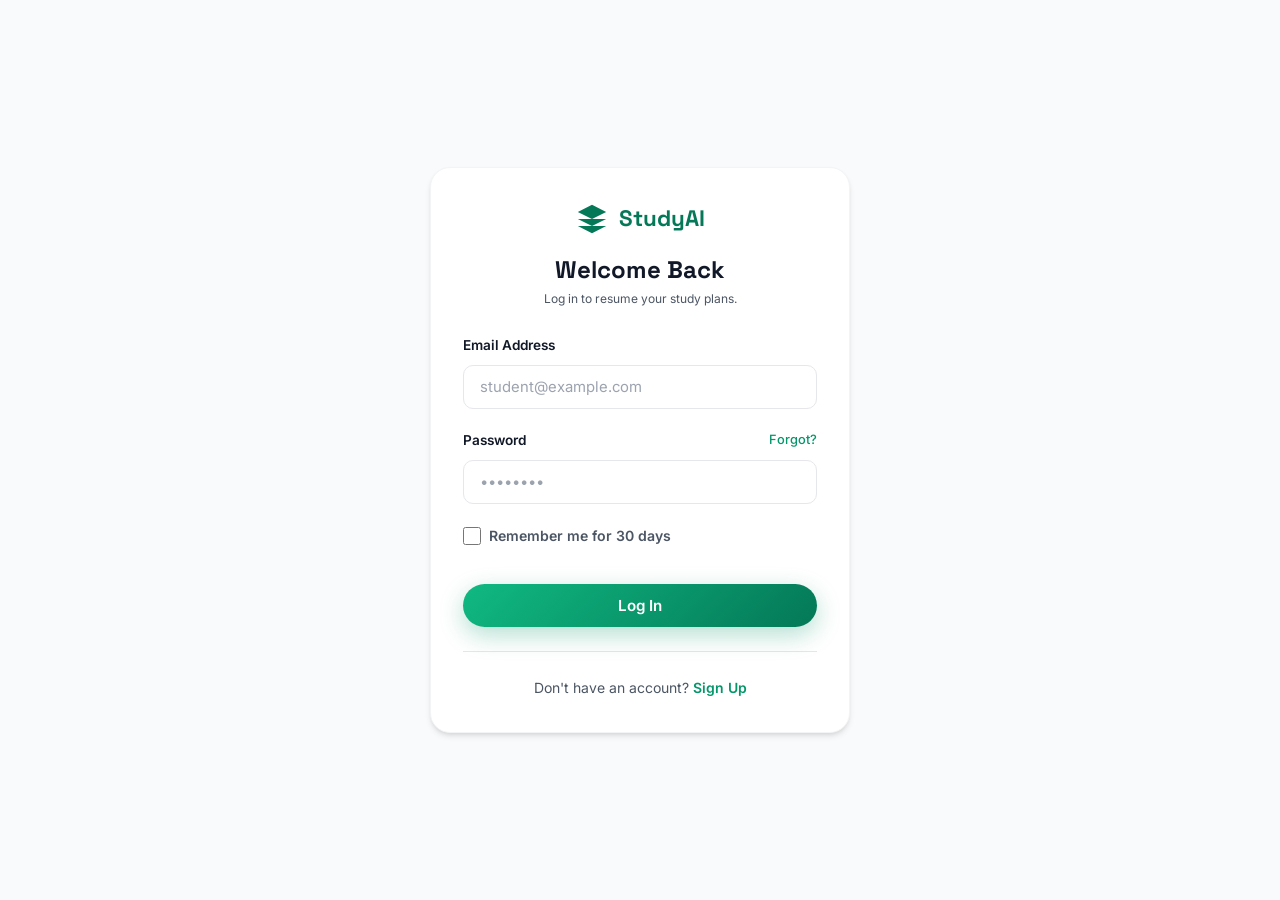
<file: dashboard.html>
<!DOCTYPE html>
<html lang="en" data-theme="light">
<head>
    <meta charset="UTF-8">
    <meta name="viewport" content="width=device-width, initial-scale=1.0">
    <title>Dashboard — StudyAI</title>
    <!-- Google Fonts -->
    <link rel="preconnect" href="https://fonts.googleapis.com">
    <link rel="preconnect" href="https://fonts.gstatic.com" crossorigin>
    <link href="https://fonts.googleapis.com/css2?family=Inter:wght@400;500;600;700&family=Space+Grotesk:wght@500;700&display=swap" rel="stylesheet">
    <!-- Stylesheets -->
    <link rel="stylesheet" href="css/style.css">
    <link rel="stylesheet" href="css/components.css">
    <link rel="stylesheet" href="css/dashboard.css">
    <link rel="stylesheet" href="css/dark-mode.css">
</head>
<body>

    <!-- NAVBAR (Dashboard specific) -->
    <nav class="navbar scrolled" id="site-navbar">
        <div class="nav-inner">
            <a href="index.html" class="nav-logo" id="nav-logo-link">
                <svg fill="currentColor" viewBox="0 0 24 24">
                    <path d="M12 2L2 7l10 5 10-5-10-5zM2 17l10 5 10-5M2 12l10 5 10-5"/>
                </svg>
                <span>StudyAI</span>
            </a>
            
            <div class="nav-actions">
                <button class="theme-toggle" id="theme-toggle" aria-label="Toggle dark mode">
                    <svg class="icon-moon" fill="none" stroke="currentColor" stroke-width="2" viewBox="0 0 24 24">
                        <path stroke-linecap="round" stroke-linejoin="round" d="M20.354 15.354A9 9 0 018.646 3.646 9.003 9.003 0 0012 21a9.003 9.003 0 008.354-5.646z"></path>
                    </svg>
                    <svg class="icon-sun" fill="none" stroke="currentColor" stroke-width="2" viewBox="0 0 24 24">
                        <path stroke-linecap="round" stroke-linejoin="round" d="M12 3v1m0 16v1m9-9h-1M4 12H3m15.364-6.364l-.707.707M6.343 17.657l-.707.707m12.728 0l-.707-.707M6.343 6.343l-.707-.707M15 12a3 3 0 11-6 0 3 3 0 016 0z"></path>
                    </svg>
                </button>
                <div class="flex gap-2" id="nav-auth-actions"></div>
                <button class="hamburger" id="nav-hamburger" aria-label="Open sidebar menu">
                    <span></span>
                    <span></span>
                    <span></span>
                </button>
            </div>
        </div>
    </nav>

    <!-- MAIN APP WRAPPER -->
    <div class="app-container">
        <!-- SIDEBAR -->
        <aside class="sidebar" id="app-sidebar">
            <nav class="sidebar-nav">
                <a href="dashboard.html" class="sidebar-link active">
                    <svg fill="none" stroke="currentColor" stroke-width="2" viewBox="0 0 24 24"><path stroke-linecap="round" stroke-linejoin="round" d="M4 6a2 2 0 012-2h2a2 2 0 012 2v4a2 2 0 01-2 2H6a2 2 0 01-2-2V6zM14 6a2 2 0 012-2h2a2 2 0 012 2v4a2 2 0 01-2 2h-2a2 2 0 01-2-2V6zM4 16a2 2 0 012-2h2a2 2 0 012 2v4a2 2 0 01-2 2H6a2 2 0 01-2-2v-4zM14 16a2 2 0 012-2h2a2 2 0 012 2v4a2 2 0 01-2 2h-2a2 2 0 01-2-2v-4z"></path></svg>
                    <span>Dashboard</span>
                </a>
                <a href="planner.html" class="sidebar-link">
                    <svg fill="none" stroke="currentColor" stroke-width="2" viewBox="0 0 24 24"><path stroke-linecap="round" stroke-linejoin="round" d="M8 7V3m8 4V3m-9 8h10M5 21h14a2 2 0 002-2V7a2 2 0 00-2-2H5a2 2 0 00-2 2v12a2 2 0 002 2z"></path></svg>
                    <span>Study Planner</span>
                </a>
                <a href="analytics.html" class="sidebar-link">
                    <svg fill="none" stroke="currentColor" stroke-width="2" viewBox="0 0 24 24"><path stroke-linecap="round" stroke-linejoin="round" d="M9 19v-6a2 2 0 00-2-2H5a2 2 0 00-2 2v6a2 2 0 002 2h2a2 2 0 002-2zm0 0V9a2 2 0 012-2h2a2 2 0 012 2v10m-6 0a2 2 0 002 2h2a2 2 0 002-2m0 0V5a2 2 0 012-2h2a2 2 0 012 2v14a2 2 0 01-2 2h-2a2 2 0 01-2-2z"></path></svg>
                    <span>Analytics</span>
                </a>
                <a href="index.html" class="sidebar-link">
                    <svg fill="none" stroke="currentColor" stroke-width="2" viewBox="0 0 24 24"><path stroke-linecap="round" stroke-linejoin="round" d="M3 12l2-2m0 0l7-7 7 7M5 10v10a1 1 0 001 1h3m10-11l2 2m-2-2v10a1 1 0 01-1 1h-3m-6 0a1 1 0 001-1v-4a1 1 0 011-1h2a1 1 0 011 1v4a1 1 0 001 1m-6 0h6"></path></svg>
                    <span>Home Page</span>
                </a>
            </nav>
            <!-- User Section -->
            <div class="sidebar-profile">
                <!-- Managed by app.js -->
            </div>
        </aside>

        <!-- MAIN CONTENT -->
        <main class="main-content">
            <!-- Welcome Banner -->
            <div class="welcome-banner reveal">
                <h1 id="welcome-title">Hello, Student!</h1>
                <p>Welcome back to your Study Dashboard. Let's make today productive. Check your tasks below and complete your daily goals!</p>
            </div>

            <!-- Stats Bar -->
            <div class="grid grid-4 reveal">
                <!-- Stat 1 -->
                <div class="stat-card">
                    <div class="stat-icon green">
                        <svg fill="none" stroke="currentColor" stroke-width="2" viewBox="0 0 24 24"><path stroke-linecap="round" stroke-linejoin="round" d="M12 8v4l3 3m6-3a9 9 0 11-18 0 9 9 0 0118 0z"></path></svg>
                    </div>
                    <div class="stat-info">
                        <h3 id="stat-hours">2.5 hrs</h3>
                        <p>Study Hours Today</p>
                    </div>
                </div>
                <!-- Stat 2 -->
                <div class="stat-card">
                    <div class="stat-icon indigo">
                        <svg fill="none" stroke="currentColor" stroke-width="2" viewBox="0 0 24 24"><path stroke-linecap="round" stroke-linejoin="round" d="M9 5H7a2 2 0 00-2 2v12a2 2 0 002 2h10a2 2 0 002-2V7a2 2 0 00-2-2h-2M9 5a2 2 0 002 2h2a2 2 0 002-2M9 5a2 2 0 012-2h2a2 2 0 012 2m-6 9l2 2 4-4"></path></svg>
                    </div>
                    <div class="stat-info">
                        <h3 id="stat-tasks">0/0</h3>
                        <p>Tasks Completed</p>
                    </div>
                </div>
                <!-- Stat 3 -->
                <div class="stat-card">
                    <div class="stat-icon amber">
                        <svg fill="none" stroke="currentColor" stroke-width="2" viewBox="0 0 24 24"><path stroke-linecap="round" stroke-linejoin="round" d="M13 10V3L4 14h7v7l9-11h-7z"></path></svg>
                    </div>
                    <div class="stat-info">
                        <h3 id="stat-streak">5 days</h3>
                        <p>Current Streak</p>
                    </div>
                </div>
                <!-- Stat 4 -->
                <div class="stat-card">
                    <div class="stat-icon rose">
                        <svg fill="none" stroke="currentColor" stroke-width="2" viewBox="0 0 24 24"><path stroke-linecap="round" stroke-linejoin="round" d="M11.049 2.927c.3-.921 1.603-.921 1.902 0l1.519 4.674a1 1 0 00.95.69h4.915c.969 0 1.371 1.24.588 1.81l-3.976 2.888a1 1 0 00-.363 1.118l1.518 4.674c.3.922-.755 1.688-1.538 1.118l-3.976-2.888a1 1 0 00-1.176 0l-3.976 2.888c-.783.57-1.838-.197-1.538-1.118l1.518-4.674a1 1 0 00-.363-1.118l-3.976-2.888c-.784-.57-.38-1.81.588-1.81h4.914a1 1 0 00.951-.69l1.519-4.674z"></path></svg>
                    </div>
                    <div class="stat-info">
                        <h3 id="stat-score">85%</h3>
                        <p>Focus Quality Score</p>
                    </div>
                </div>
            </div>

            <!-- Dashboard Columns Layout -->
            <div class="dashboard-grid reveal">
                <!-- Left Column (Tasks and Charts) -->
                <div style="display:flex; flex-direction:column; gap:var(--space-8);">
                    <!-- Task Widget -->
                    <div class="widget-card">
                        <div class="widget-header">
                            <h2 class="widget-title">Daily Study Tasks</h2>
                            <span class="badge badge-green" id="task-badge">0 remaining</span>
                        </div>
                        <div class="task-list" id="task-list-element">
                            <!-- Tasks loaded dynamically -->
                        </div>
                        <div class="task-input-container">
                            <input type="text" id="new-task-input" class="form-control" placeholder="Add a study task (e.g. Read Physics Ch. 3)..." style="margin-bottom:0;">
                            <button id="add-task-btn" class="btn btn-primary btn-sm">Add</button>
                        </div>
                    </div>

                    <!-- Progress Chart Card -->
                    <div class="widget-card">
                        <div class="widget-header">
                            <h2 class="widget-title">Weekly Study Hours</h2>
                            <span class="text-xs text-secondary">Target: 20 hrs/week</span>
                        </div>
                        <div class="chart-container" id="weekly-hours-chart">
                            <!-- Injected bars via JS -->
                        </div>
                    </div>
                </div>

                <!-- Right Column (Circular progress & Deadlines) -->
                <div style="display:flex; flex-direction:column; gap:var(--space-8);">
                    <!-- Goal completion gauge -->
                    <div class="widget-card" style="align-items:center; text-align:center;">
                        <h2 class="widget-title" style="margin-bottom:var(--space-4);">Goal Progress</h2>
                        <div class="circular-progress" id="dashboard-progress-gauge">
                            <svg>
                                <circle class="bg" cx="40" cy="40" r="34"></circle>
                                <circle class="fill" id="gauge-fill-circle" cx="40" cy="40" r="34" stroke-dasharray="213.628" stroke-dashoffset="213.628"></circle>
                            </svg>
                            <span class="value" id="gauge-value-text">0%</span>
                        </div>
                        <p class="text-xs text-secondary" style="margin-top:var(--space-4); max-width: 200px;">Percentage of daily tasks checked off.</p>
                    </div>

                    <!-- Deadlines widget -->
                    <div class="widget-card">
                        <div class="widget-header">
                            <h2 class="widget-title">Upcoming Exams</h2>
                            <a href="planner.html" class="text-xs font-semibold" style="color:var(--green-600);">Manage</a>
                        </div>
                        <div class="deadline-list" id="deadlines-list-element">
                            <!-- Deadlines injected via JS -->
                        </div>
                    </div>
                </div>
            </div>
        </main>
    </div>

    <!-- Scripts -->
    <script src="js/utils.js"></script>
    <script src="js/app.js"></script>
    <script src="js/chatbot.js"></script>
    <script src="js/dashboard.js"></script>
</body>
</html>
</file>
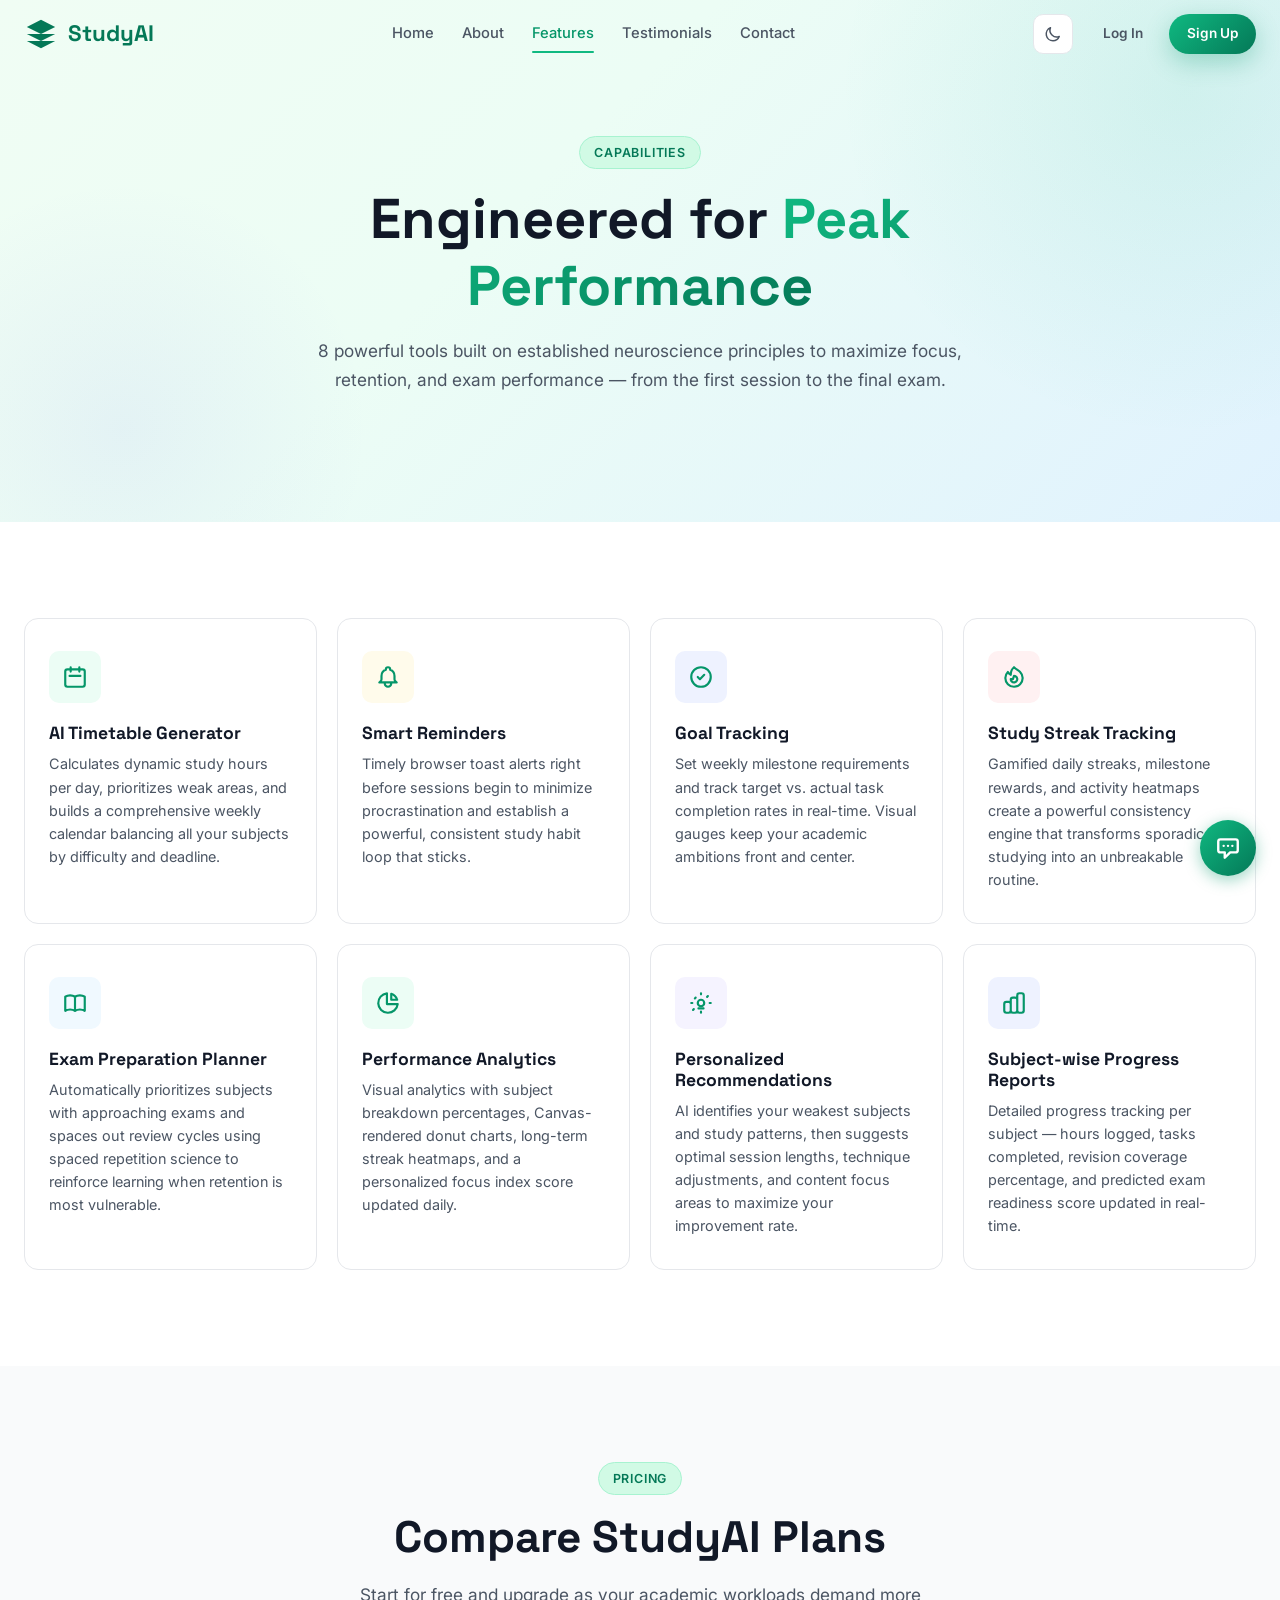
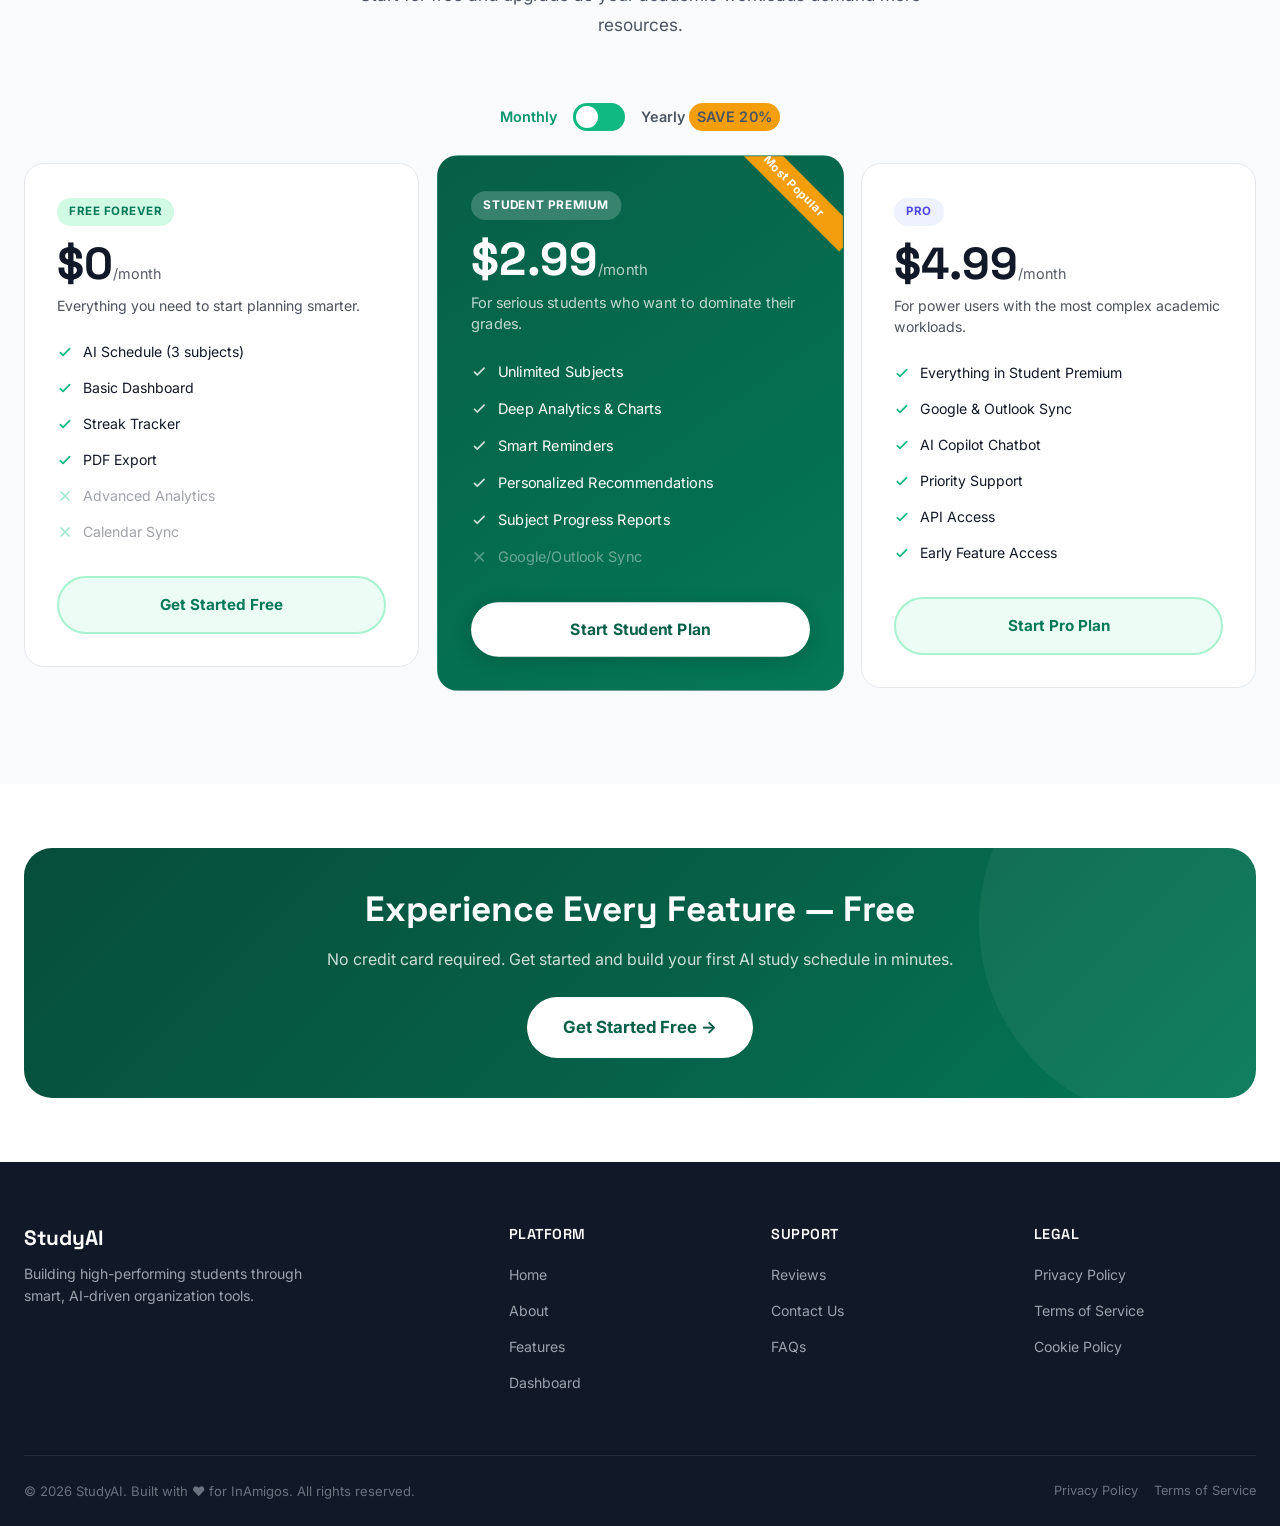
<file: features.html>
<!DOCTYPE html>
<html lang="en" data-theme="light">
<head>
    <meta charset="UTF-8">
    <meta name="viewport" content="width=device-width, initial-scale=1.0">
    <title>Features & Pricing — StudyAI</title>
    <meta name="description" content="Explore StudyAI's 8 core features: AI timetable generator, smart reminders, goal tracking, streak tracking, exam planner, performance analytics, personalized recommendations, and subject reports.">
    <!-- Google Fonts -->
    <link rel="preconnect" href="https://fonts.googleapis.com">
    <link rel="preconnect" href="https://fonts.gstatic.com" crossorigin>
    <link href="https://fonts.googleapis.com/css2?family=Inter:wght@400;500;600;700;800&family=Space+Grotesk:wght@500;600;700;800&display=swap" rel="stylesheet">
    <!-- Stylesheets -->
    <link rel="stylesheet" href="css/style.css">
    <link rel="stylesheet" href="css/components.css">
    <link rel="stylesheet" href="css/dark-mode.css">
</head>
<body>

    <!-- NAVBAR -->
    <nav class="navbar" id="site-navbar">
        <div class="nav-inner">
            <a href="index.html" class="nav-logo" id="nav-logo-link">
                <svg fill="currentColor" viewBox="0 0 24 24"><path d="M12 2L2 7l10 5 10-5-10-5zM2 17l10 5 10-5M2 12l10 5 10-5"/></svg>
                <span>StudyAI</span>
            </a>
            <div class="nav-menu" id="nav-menu-drawer">
                <a href="index.html">Home</a>
                <a href="about.html">About</a>
                <a href="features.html" class="active">Features</a>
                <a href="testimonials.html">Testimonials</a>
                <a href="contact.html">Contact</a>
            </div>
            <div class="nav-actions">
                <button class="theme-toggle" id="theme-toggle" aria-label="Toggle dark mode">
                    <svg class="icon-moon" fill="none" stroke="currentColor" stroke-width="2" viewBox="0 0 24 24"><path stroke-linecap="round" stroke-linejoin="round" d="M20.354 15.354A9 9 0 018.646 3.646 9.003 9.003 0 0012 21a9.003 9.003 0 008.354-5.646z"></path></svg>
                    <svg class="icon-sun" fill="none" stroke="currentColor" stroke-width="2" viewBox="0 0 24 24"><path stroke-linecap="round" stroke-linejoin="round" d="M12 3v1m0 16v1m9-9h-1M4 12H3m15.364-6.364l-.707.707M6.343 17.657l-.707.707m12.728 0l-.707-.707M6.343 6.343l-.707-.707M15 12a3 3 0 11-6 0 3 3 0 016 0z"></path></svg>
                </button>
                <div class="flex gap-2" id="nav-auth-actions"></div>
                <button class="hamburger" id="nav-hamburger" aria-label="Open navigation menu"><span></span><span></span><span></span></button>
            </div>
        </div>
    </nav>

    <!-- HEADER -->
    <header class="hero-bg" style="padding-top: calc(var(--navbar-height) + var(--space-16)); padding-bottom: var(--space-16);" id="features-header">
        <div class="container">
            <div class="section-header reveal" style="max-width: 680px;">
                <span class="section-tag">Capabilities</span>
                <h1 style="font-size: clamp(2.2rem, 5vw, 3.5rem); font-weight: 800; margin-bottom: var(--space-4);">Engineered for <span class="gradient-text">Peak Performance</span></h1>
                <p class="text-lg text-secondary">
                    8 powerful tools built on established neuroscience principles to maximize focus, retention, and exam performance — from the first session to the final exam.
                </p>
            </div>
        </div>
    </header>

    <!-- ===== 8 FEATURE CARDS ===== -->
    <section class="section" id="features-grid-section">
        <div class="container">
            <div style="display: grid; grid-template-columns: repeat(auto-fit, minmax(280px, 1fr)); gap: var(--space-5);" class="reveal">
                <!-- 1 -->
                <div class="feature-card">
                    <div class="feature-icon green">
                        <svg fill="none" stroke="currentColor" stroke-width="2" viewBox="0 0 24 24"><path stroke-linecap="round" stroke-linejoin="round" d="M8 7V3m8 4V3m-9 8h10M5 21h14a2 2 0 002-2V7a2 2 0 00-2-2H5a2 2 0 00-2 2v12a2 2 0 002 2z"></path></svg>
                    </div>
                    <h3>AI Timetable Generator</h3>
                    <p>Calculates dynamic study hours per day, prioritizes weak areas, and builds a comprehensive weekly calendar balancing all your subjects by difficulty and deadline.</p>
                </div>
                <!-- 2 -->
                <div class="feature-card">
                    <div class="feature-icon amber">
                        <svg fill="none" stroke="currentColor" stroke-width="2" viewBox="0 0 24 24"><path stroke-linecap="round" stroke-linejoin="round" d="M15 17h5l-1.405-1.405A2.032 2.032 0 0118 14.158V11a6.002 6.002 0 00-4-5.659V5a2 2 0 10-4 0v.341C7.67 6.165 6 8.388 6 11v3.159c0 .538-.214 1.055-.595 1.436L4 17h5m6 0v1a3 3 0 11-6 0v-1m6 0H9"></path></svg>
                    </div>
                    <h3>Smart Reminders</h3>
                    <p>Timely browser toast alerts right before sessions begin to minimize procrastination and establish a powerful, consistent study habit loop that sticks.</p>
                </div>
                <!-- 3 -->
                <div class="feature-card">
                    <div class="feature-icon indigo">
                        <svg fill="none" stroke="currentColor" stroke-width="2" viewBox="0 0 24 24"><path stroke-linecap="round" stroke-linejoin="round" d="M9 12l2 2 4-4m6 2a9 9 0 11-18 0 9 9 0 0118 0z"></path></svg>
                    </div>
                    <h3>Goal Tracking</h3>
                    <p>Set weekly milestone requirements and track target vs. actual task completion rates in real-time. Visual gauges keep your academic ambitions front and center.</p>
                </div>
                <!-- 4 -->
                <div class="feature-card">
                    <div class="feature-icon rose">
                        <svg fill="none" stroke="currentColor" stroke-width="2" viewBox="0 0 24 24"><path stroke-linecap="round" stroke-linejoin="round" d="M17.657 18.657A8 8 0 016.343 7.343S7 9 9 10c0-2 .5-5 2.986-7C14 5 16.09 5.777 17.656 7.343A7.975 7.975 0 0120 13a7.975 7.975 0 01-2.343 5.657z"></path><path stroke-linecap="round" stroke-linejoin="round" d="M9.879 16.121A3 3 0 1012.015 11L11 14H9c0 .768.293 1.536.879 2.121z"></path></svg>
                    </div>
                    <h3>Study Streak Tracking</h3>
                    <p>Gamified daily streaks, milestone rewards, and activity heatmaps create a powerful consistency engine that transforms sporadic studying into an unbreakable routine.</p>
                </div>
                <!-- 5 -->
                <div class="feature-card">
                    <div class="feature-icon sky">
                        <svg fill="none" stroke="currentColor" stroke-width="2" viewBox="0 0 24 24"><path stroke-linecap="round" stroke-linejoin="round" d="M12 6.253v13m0-13C10.832 5.477 9.246 5 7.5 5S4.168 5.477 3 6.253v13C4.168 18.477 5.754 18 7.5 18s3.332.477 4.5 1.253m0-13C13.168 5.477 14.754 5 16.5 5c1.747 0 3.332.477 4.5 1.253v13C19.832 18.477 18.247 18 16.5 18c-1.746 0-3.332.477-4.5 1.253"></path></svg>
                    </div>
                    <h3>Exam Preparation Planner</h3>
                    <p>Automatically prioritizes subjects with approaching exams and spaces out review cycles using spaced repetition science to reinforce learning when retention is most vulnerable.</p>
                </div>
                <!-- 6 -->
                <div class="feature-card">
                    <div class="feature-icon green">
                        <svg fill="none" stroke="currentColor" stroke-width="2" viewBox="0 0 24 24"><path stroke-linecap="round" stroke-linejoin="round" d="M11 3.055A9.001 9.001 0 1020.945 13H11V3.055z"></path><path stroke-linecap="round" stroke-linejoin="round" d="M20.488 9H15V3.512A9.025 9.025 0 0120.488 9z"></path></svg>
                    </div>
                    <h3>Performance Analytics</h3>
                    <p>Visual analytics with subject breakdown percentages, Canvas-rendered donut charts, long-term streak heatmaps, and a personalized focus index score updated daily.</p>
                </div>
                <!-- 7 -->
                <div class="feature-card">
                    <div class="feature-icon violet">
                        <svg fill="none" stroke="currentColor" stroke-width="2" viewBox="0 0 24 24"><path stroke-linecap="round" stroke-linejoin="round" d="M9.663 17h4.673M12 3v1m6.364 1.636l-.707.707M21 12h-1M4 12H3m1.636 6.364l.707-.707M12 20v1M7.05 7.05l-.707.707"></path><circle cx="12" cy="12" r="3"></circle></svg>
                    </div>
                    <h3>Personalized Recommendations</h3>
                    <p>AI identifies your weakest subjects and study patterns, then suggests optimal session lengths, technique adjustments, and content focus areas to maximize your improvement rate.</p>
                </div>
                <!-- 8 -->
                <div class="feature-card">
                    <div class="feature-icon indigo">
                        <svg fill="none" stroke="currentColor" stroke-width="2" viewBox="0 0 24 24"><path stroke-linecap="round" stroke-linejoin="round" d="M9 19v-6a2 2 0 00-2-2H5a2 2 0 00-2 2v6a2 2 0 002 2h2a2 2 0 002-2zm0 0V9a2 2 0 012-2h2a2 2 0 012 2v10m-6 0a2 2 0 002 2h2a2 2 0 002-2m0 0V5a2 2 0 012-2h2a2 2 0 012 2v14a2 2 0 01-2 2h-2a2 2 0 01-2-2z"></path></svg>
                    </div>
                    <h3>Subject-wise Progress Reports</h3>
                    <p>Detailed progress tracking per subject — hours logged, tasks completed, revision coverage percentage, and predicted exam readiness score updated in real-time.</p>
                </div>
            </div>
        </div>
    </section>

    <!-- ===== PRICING SECTION ===== -->
    <section class="section" style="background: var(--bg-secondary);" id="pricing-comparison">
        <div class="container">
            <div class="section-header reveal">
                <span class="section-tag">Pricing</span>
                <h2>Compare StudyAI Plans</h2>
                <p>Start for free and upgrade as your academic workloads demand more resources.</p>
            </div>

            <div class="billing-toggle reveal" id="billing-toggle-container">
                <span id="billing-monthly-label" class="active">Monthly</span>
                <button class="toggle-switch" id="billing-toggle-btn" aria-label="Toggle billing period"></button>
                <span id="billing-yearly-label">Yearly <span class="save-badge">Save 20%</span></span>
            </div>

            <div class="pricing-grid reveal">
                <!-- Free -->
                <div class="pricing-card">
                    <div class="pricing-badge free">Free Forever</div>
                    <div class="pricing-price"><span class="amount">$0</span><span class="period">/month</span></div>
                    <p class="pricing-desc">Everything you need to start planning smarter.</p>
                    <div class="pricing-features">
                        <div class="pricing-feature"><svg fill="none" stroke="currentColor" stroke-width="2.5" viewBox="0 0 24 24"><path stroke-linecap="round" stroke-linejoin="round" d="M5 13l4 4L19 7"></path></svg>AI Schedule (3 subjects)</div>
                        <div class="pricing-feature"><svg fill="none" stroke="currentColor" stroke-width="2.5" viewBox="0 0 24 24"><path stroke-linecap="round" stroke-linejoin="round" d="M5 13l4 4L19 7"></path></svg>Basic Dashboard</div>
                        <div class="pricing-feature"><svg fill="none" stroke="currentColor" stroke-width="2.5" viewBox="0 0 24 24"><path stroke-linecap="round" stroke-linejoin="round" d="M5 13l4 4L19 7"></path></svg>Streak Tracker</div>
                        <div class="pricing-feature"><svg fill="none" stroke="currentColor" stroke-width="2.5" viewBox="0 0 24 24"><path stroke-linecap="round" stroke-linejoin="round" d="M5 13l4 4L19 7"></path></svg>PDF Export</div>
                        <div class="pricing-feature unavailable"><svg fill="none" stroke="currentColor" stroke-width="2.5" viewBox="0 0 24 24"><path stroke-linecap="round" stroke-linejoin="round" d="M6 18L18 6M6 6l12 12"></path></svg>Advanced Analytics</div>
                        <div class="pricing-feature unavailable"><svg fill="none" stroke="currentColor" stroke-width="2.5" viewBox="0 0 24 24"><path stroke-linecap="round" stroke-linejoin="round" d="M6 18L18 6M6 6l12 12"></path></svg>Calendar Sync</div>
                    </div>
                    <a href="signup.html" class="pricing-cta" id="feat-pricing-free">Get Started Free</a>
                </div>

                <!-- Student Premium (Featured) -->
                <div class="pricing-card featured">
                    <div class="pricing-badge student">Student Premium</div>
                    <div class="pricing-price"><span class="amount" id="feat-student-price">$2.99</span><span class="period">/month</span></div>
                    <p class="pricing-desc">For serious students who want to dominate their grades.</p>
                    <div class="pricing-features">
                        <div class="pricing-feature"><svg fill="none" stroke="currentColor" stroke-width="2.5" viewBox="0 0 24 24"><path stroke-linecap="round" stroke-linejoin="round" d="M5 13l4 4L19 7"></path></svg>Unlimited Subjects</div>
                        <div class="pricing-feature"><svg fill="none" stroke="currentColor" stroke-width="2.5" viewBox="0 0 24 24"><path stroke-linecap="round" stroke-linejoin="round" d="M5 13l4 4L19 7"></path></svg>Deep Analytics & Charts</div>
                        <div class="pricing-feature"><svg fill="none" stroke="currentColor" stroke-width="2.5" viewBox="0 0 24 24"><path stroke-linecap="round" stroke-linejoin="round" d="M5 13l4 4L19 7"></path></svg>Smart Reminders</div>
                        <div class="pricing-feature"><svg fill="none" stroke="currentColor" stroke-width="2.5" viewBox="0 0 24 24"><path stroke-linecap="round" stroke-linejoin="round" d="M5 13l4 4L19 7"></path></svg>Personalized Recommendations</div>
                        <div class="pricing-feature"><svg fill="none" stroke="currentColor" stroke-width="2.5" viewBox="0 0 24 24"><path stroke-linecap="round" stroke-linejoin="round" d="M5 13l4 4L19 7"></path></svg>Subject Progress Reports</div>
                        <div class="pricing-feature unavailable"><svg fill="none" stroke="currentColor" stroke-width="2.5" viewBox="0 0 24 24"><path stroke-linecap="round" stroke-linejoin="round" d="M6 18L18 6M6 6l12 12"></path></svg>Google/Outlook Sync</div>
                    </div>
                    <a href="signup.html" class="pricing-cta" id="feat-pricing-student">Start Student Plan</a>
                </div>

                <!-- Pro -->
                <div class="pricing-card">
                    <div class="pricing-badge pro">Pro</div>
                    <div class="pricing-price"><span class="amount" id="feat-pro-price">$4.99</span><span class="period">/month</span></div>
                    <p class="pricing-desc">For power users with the most complex academic workloads.</p>
                    <div class="pricing-features">
                        <div class="pricing-feature"><svg fill="none" stroke="currentColor" stroke-width="2.5" viewBox="0 0 24 24"><path stroke-linecap="round" stroke-linejoin="round" d="M5 13l4 4L19 7"></path></svg>Everything in Student Premium</div>
                        <div class="pricing-feature"><svg fill="none" stroke="currentColor" stroke-width="2.5" viewBox="0 0 24 24"><path stroke-linecap="round" stroke-linejoin="round" d="M5 13l4 4L19 7"></path></svg>Google & Outlook Sync</div>
                        <div class="pricing-feature"><svg fill="none" stroke="currentColor" stroke-width="2.5" viewBox="0 0 24 24"><path stroke-linecap="round" stroke-linejoin="round" d="M5 13l4 4L19 7"></path></svg>AI Copilot Chatbot</div>
                        <div class="pricing-feature"><svg fill="none" stroke="currentColor" stroke-width="2.5" viewBox="0 0 24 24"><path stroke-linecap="round" stroke-linejoin="round" d="M5 13l4 4L19 7"></path></svg>Priority Support</div>
                        <div class="pricing-feature"><svg fill="none" stroke="currentColor" stroke-width="2.5" viewBox="0 0 24 24"><path stroke-linecap="round" stroke-linejoin="round" d="M5 13l4 4L19 7"></path></svg>API Access</div>
                        <div class="pricing-feature"><svg fill="none" stroke="currentColor" stroke-width="2.5" viewBox="0 0 24 24"><path stroke-linecap="round" stroke-linejoin="round" d="M5 13l4 4L19 7"></path></svg>Early Feature Access</div>
                    </div>
                    <a href="signup.html" class="pricing-cta" id="feat-pricing-pro">Start Pro Plan</a>
                </div>
            </div>
        </div>
    </section>

    <!-- CTA -->
    <section class="section-sm" id="features-cta">
        <div class="container">
            <div class="welcome-banner reveal" style="padding: var(--space-10) var(--space-12); text-align: center; display: flex; flex-direction: column; align-items: center;">
                <h2 style="font-size: clamp(1.6rem, 3vw, 2.2rem); font-family: var(--font-display); font-weight: 800; margin-bottom: var(--space-4); color: white;">Experience Every Feature — Free</h2>
                <p style="margin-bottom: var(--space-6); color: rgba(255,255,255,0.8);">No credit card required. Get started and build your first AI study schedule in minutes.</p>
                <a href="signup.html" class="btn btn-lg" style="background: white; color: var(--green-800); font-weight: 700; border: none;" id="features-cta-btn">Get Started Free →</a>
            </div>
        </div>
    </section>

    <!-- FOOTER -->
    <footer class="footer" id="site-footer">
        <div class="container">
            <div class="footer-grid">
                <div class="footer-brand"><h3>StudyAI</h3><p>Building high-performing students through smart, AI-driven organization tools.</p></div>
                <div class="footer-col"><h4>Platform</h4><a href="index.html">Home</a><a href="about.html">About</a><a href="features.html">Features</a><a href="dashboard.html">Dashboard</a></div>
                <div class="footer-col"><h4>Support</h4><a href="testimonials.html">Reviews</a><a href="contact.html">Contact Us</a><a href="contact.html#faq-section">FAQs</a></div>
                <div class="footer-col"><h4>Legal</h4><a href="#">Privacy Policy</a><a href="#">Terms of Service</a><a href="#">Cookie Policy</a></div>
            </div>
            <div class="footer-bottom">
                <p>&copy; 2026 StudyAI. Built with ❤️ for InAmigos. All rights reserved.</p>
                <div class="flex gap-4">
                    <a href="#" style="font-size: 0.8rem; color: var(--gray-500);">Privacy Policy</a>
                    <a href="#" style="font-size: 0.8rem; color: var(--gray-500);">Terms of Service</a>
                </div>
            </div>
        </div>
    </footer>

    <script src="js/utils.js"></script>
    <script src="js/app.js"></script>
    <script src="js/chatbot.js"></script>
    <script>
        document.addEventListener('DOMContentLoaded', () => {
            const toggleBtn = document.getElementById('billing-toggle-btn');
            const monthlyLabel = document.getElementById('billing-monthly-label');
            const yearlyLabel = document.getElementById('billing-yearly-label');
            const studentPrice = document.getElementById('feat-student-price');
            const proPrice = document.getElementById('feat-pro-price');
            let isYearly = false;
            if (toggleBtn) {
                toggleBtn.addEventListener('click', () => {
                    isYearly = !isYearly;
                    toggleBtn.classList.toggle('yearly', isYearly);
                    monthlyLabel.classList.toggle('active', !isYearly);
                    yearlyLabel.classList.toggle('active', isYearly);
                    if (studentPrice) studentPrice.textContent = isYearly ? '$2.39' : '$2.99';
                    if (proPrice) proPrice.textContent = isYearly ? '$3.99' : '$4.99';
                });
            }
        });
    </script>
</body>
</html>
</file>
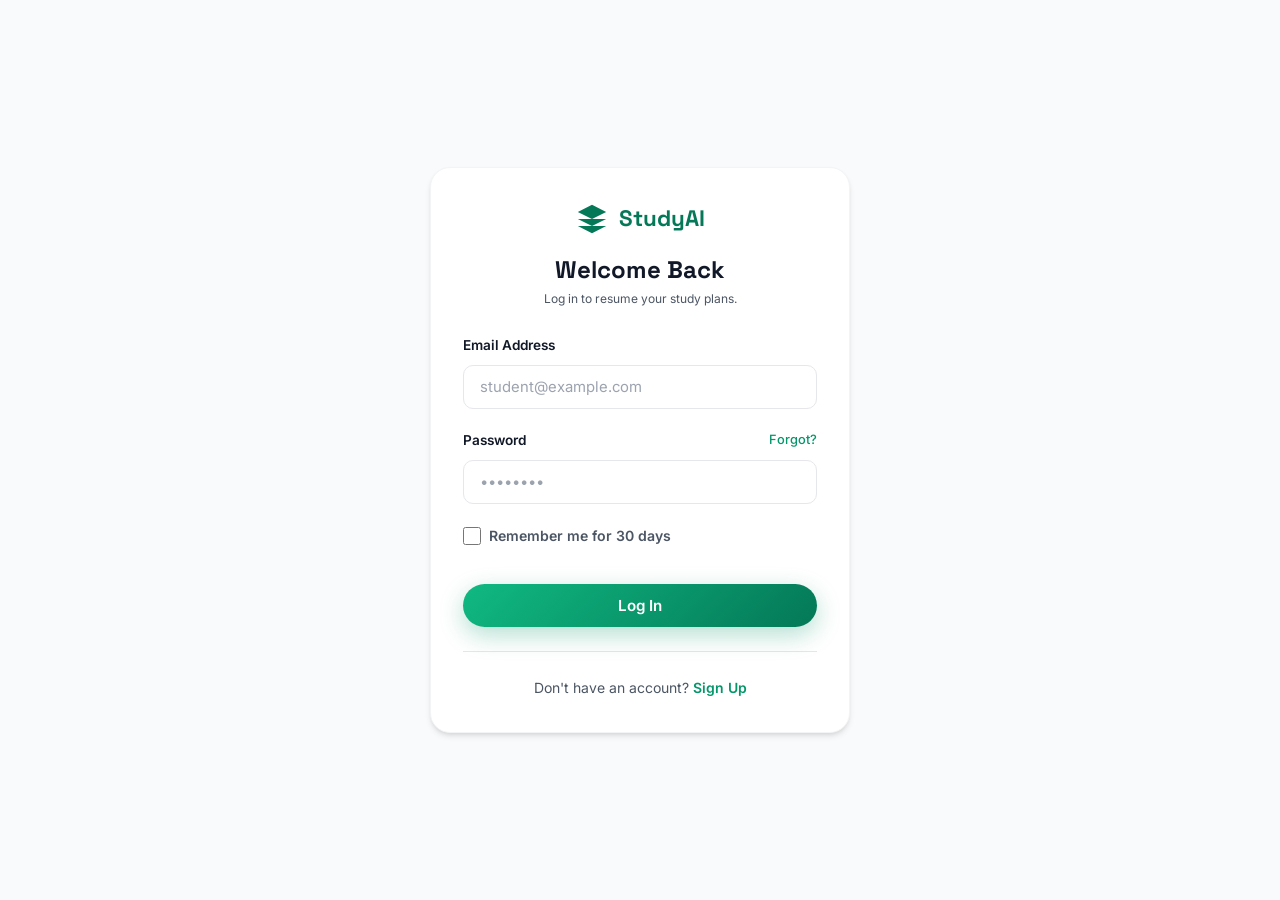
<file: login.html>
<!DOCTYPE html>
<html lang="en" data-theme="light">
<head>
    <meta charset="UTF-8">
    <meta name="viewport" content="width=device-width, initial-scale=1.0">
    <title>Log In — StudyAI</title>
    <!-- Google Fonts -->
    <link rel="preconnect" href="https://fonts.googleapis.com">
    <link rel="preconnect" href="https://fonts.gstatic.com" crossorigin>
    <link href="https://fonts.googleapis.com/css2?family=Inter:wght@400;500;600;700&family=Space+Grotesk:wght@500;700&display=swap" rel="stylesheet">
    <!-- Stylesheets -->
    <link rel="stylesheet" href="css/style.css">
    <link rel="stylesheet" href="css/components.css">
    <link rel="stylesheet" href="css/dark-mode.css">
</head>
<body style="background: var(--bg-secondary); min-height: 100vh; display: flex; align-items: center; justify-content: center; padding: var(--space-6);">

    <div class="card-elevated" style="width: 100%; max-width: 420px; padding: var(--space-8); background: var(--bg-primary); border-radius: var(--radius-xl);">
        <!-- Logo -->
        <div class="flex-center flex-col" style="margin-bottom: var(--space-6);">
            <a href="index.html" class="nav-logo" style="margin-bottom: var(--space-2);">
                <svg fill="currentColor" viewBox="0 0 24 24">
                    <path d="M12 2L2 7l10 5 10-5-10-5zM2 17l10 5 10-5M2 12l10 5 10-5"/>
                </svg>
                <span>StudyAI</span>
            </a>
            <h1 class="text-2xl font-bold" style="margin-top: 10px;">Welcome Back</h1>
            <p class="text-xs text-secondary" style="margin-top: 4px;">Log in to resume your study plans.</p>
        </div>

        <form id="login-form">
            <div class="form-group">
                <label for="login-email">Email Address</label>
                <input type="email" id="login-email" class="form-control" placeholder="student@example.com" required>
                <div class="form-error" id="email-error">Invalid email address.</div>
            </div>
            <div class="form-group">
                <div class="flex-between" style="margin-bottom: var(--space-2);">
                    <label for="login-password" style="margin-bottom: 0;">Password</label>
                    <a href="#" style="font-size: 0.8rem; color: var(--green-600); font-weight: 500;">Forgot?</a>
                </div>
                <input type="password" id="login-password" class="form-control" placeholder="••••••••" required>
                <div class="form-error" id="password-error">Incorrect password.</div>
            </div>
            
            <div class="form-group" style="margin-top: var(--space-4);">
                <div class="checkbox-group">
                    <input type="checkbox" id="remember-me">
                    <label for="remember-me">Remember me for 30 days</label>
                </div>
            </div>

            <button type="submit" class="btn btn-primary" style="width: 100%; margin-top: var(--space-4);" id="login-btn">Log In</button>
        </form>

        <div class="divider" style="margin: var(--space-6) 0;"></div>

        <p class="text-sm text-center text-secondary">
            Don't have an account? <a href="signup.html" style="color: var(--green-600); font-weight: 600;">Sign Up</a>
        </p>
    </div>

    <!-- Scripts -->
    <script src="js/utils.js"></script>
    <script>
        document.addEventListener('DOMContentLoaded', () => {
            const form = document.getElementById('login-form');
            
            form.addEventListener('submit', (e) => {
                e.preventDefault();
                const email = document.getElementById('login-email').value.trim();
                const password = document.getElementById('login-password').value;
                
                // Fetch registered list
                const users = Storage.get('registered_users', []);
                const matchedUser = users.find(u => u.email === email && u.password === password);
                
                if (matchedUser) {
                    // Save user session
                    Storage.set('user_session', {
                        name: matchedUser.name,
                        email: matchedUser.email
                    });
                    
                    showToast('Welcome back, ' + matchedUser.name + '!', 'success');
                    setTimeout(() => {
                        window.location.href = 'dashboard.html';
                    }, 1000);
                } else {
                    // Try to see if email exists but password wrong
                    const userExists = users.some(u => u.email === email);
                    if (userExists) {
                        document.getElementById('login-password').classList.add('error');
                        showToast('Incorrect password. Please try again.', 'error');
                    } else {
                        document.getElementById('login-email').classList.add('error');
                        showToast('Account not found. Sign up to register.', 'warning');
                    }
                }
            });
            
            // Clear errors on typing
            document.querySelectorAll('.form-control').forEach(input => {
                input.addEventListener('input', () => {
                    input.classList.remove('error');
                });
            });
        });
    </script>
</body>
</html>
</file>
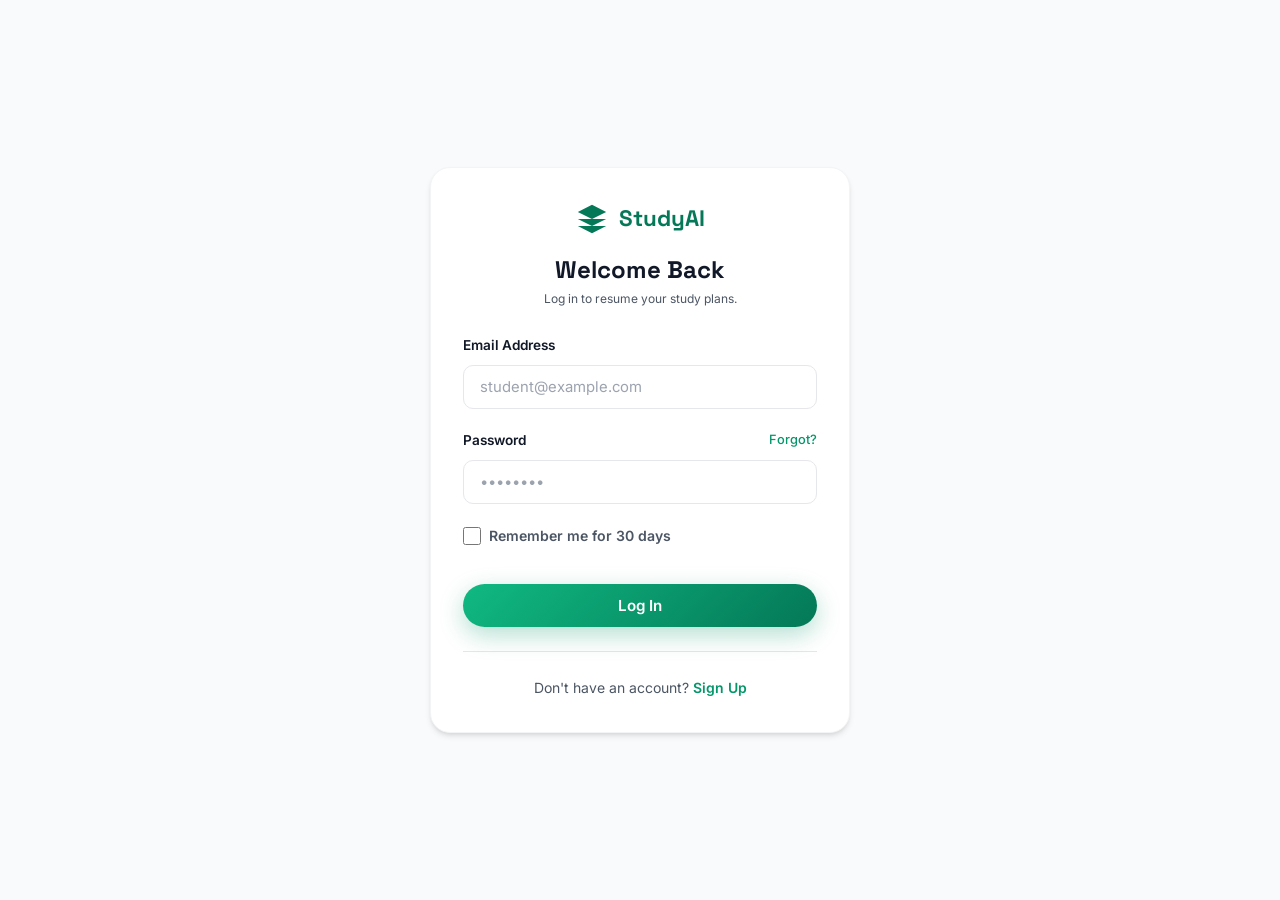
<file: planner.html>
<!DOCTYPE html>
<html lang="en" data-theme="light">
<head>
    <meta charset="UTF-8">
    <meta name="viewport" content="width=device-width, initial-scale=1.0">
    <title>AI Study Planner — StudyAI</title>
    <!-- Google Fonts -->
    <link rel="preconnect" href="https://fonts.googleapis.com">
    <link rel="preconnect" href="https://fonts.gstatic.com" crossorigin>
    <link href="https://fonts.googleapis.com/css2?family=Inter:wght@400;500;600;700&family=Space+Grotesk:wght@500;700&display=swap" rel="stylesheet">
    <!-- Stylesheets -->
    <link rel="stylesheet" href="css/style.css">
    <link rel="stylesheet" href="css/components.css">
    <link rel="stylesheet" href="css/dashboard.css">
    <link rel="stylesheet" href="css/dark-mode.css">
</head>
<body>

    <!-- NAVBAR -->
    <nav class="navbar scrolled no-print" id="site-navbar">
        <div class="nav-inner">
            <a href="index.html" class="nav-logo" id="nav-logo-link">
                <svg fill="currentColor" viewBox="0 0 24 24">
                    <path d="M12 2L2 7l10 5 10-5-10-5zM2 17l10 5 10-5M2 12l10 5 10-5"/>
                </svg>
                <span>StudyAI</span>
            </a>
            
            <div class="nav-actions">
                <button class="theme-toggle" id="theme-toggle" aria-label="Toggle dark mode">
                    <svg class="icon-moon" fill="none" stroke="currentColor" stroke-width="2" viewBox="0 0 24 24">
                        <path stroke-linecap="round" stroke-linejoin="round" d="M20.354 15.354A9 9 0 018.646 3.646 9.003 9.003 0 0012 21a9.003 9.003 0 008.354-5.646z"></path>
                    </svg>
                    <svg class="icon-sun" fill="none" stroke="currentColor" stroke-width="2" viewBox="0 0 24 24">
                        <path stroke-linecap="round" stroke-linejoin="round" d="M12 3v1m0 16v1m9-9h-1M4 12H3m15.364-6.364l-.707.707M6.343 17.657l-.707.707m12.728 0l-.707-.707M6.343 6.343l-.707-.707M15 12a3 3 0 11-6 0 3 3 0 016 0z"></path>
                    </svg>
                </button>
                <div class="flex gap-2" id="nav-auth-actions"></div>
                <button class="hamburger" id="nav-hamburger" aria-label="Open sidebar menu">
                    <span></span>
                    <span></span>
                    <span></span>
                </button>
            </div>
        </div>
    </nav>

    <!-- CONTAINER -->
    <div class="app-container">
        <!-- SIDEBAR -->
        <aside class="sidebar no-print" id="app-sidebar">
            <nav class="sidebar-nav">
                <a href="dashboard.html" class="sidebar-link">
                    <svg fill="none" stroke="currentColor" stroke-width="2" viewBox="0 0 24 24"><path stroke-linecap="round" stroke-linejoin="round" d="M4 6a2 2 0 012-2h2a2 2 0 012 2v4a2 2 0 01-2 2H6a2 2 0 01-2-2V6zM14 6a2 2 0 012-2h2a2 2 0 012 2v4a2 2 0 01-2 2h-2a2 2 0 01-2-2V6zM4 16a2 2 0 012-2h2a2 2 0 012 2v4a2 2 0 01-2 2H6a2 2 0 01-2-2v-4zM14 16a2 2 0 012-2h2a2 2 0 012 2v4a2 2 0 01-2 2h-2a2 2 0 01-2-2v-4z"></path></svg>
                    <span>Dashboard</span>
                </a>
                <a href="planner.html" class="sidebar-link active">
                    <svg fill="none" stroke="currentColor" stroke-width="2" viewBox="0 0 24 24"><path stroke-linecap="round" stroke-linejoin="round" d="M8 7V3m8 4V3m-9 8h10M5 21h14a2 2 0 002-2V7a2 2 0 00-2-2H5a2 2 0 00-2 2v12a2 2 0 002 2z"></path></svg>
                    <span>Study Planner</span>
                </a>
                <a href="analytics.html" class="sidebar-link">
                    <svg fill="none" stroke="currentColor" stroke-width="2" viewBox="0 0 24 24"><path stroke-linecap="round" stroke-linejoin="round" d="M9 19v-6a2 2 0 00-2-2H5a2 2 0 00-2 2v6a2 2 0 002 2h2a2 2 0 002-2zm0 0V9a2 2 0 012-2h2a2 2 0 012 2v10m-6 0a2 2 0 002 2h2a2 2 0 002-2m0 0V5a2 2 0 012-2h2a2 2 0 012 2v14a2 2 0 01-2 2h-2a2 2 0 01-2-2z"></path></svg>
                    <span>Analytics</span>
                </a>
                <a href="index.html" class="sidebar-link">
                    <svg fill="none" stroke="currentColor" stroke-width="2" viewBox="0 0 24 24"><path stroke-linecap="round" stroke-linejoin="round" d="M3 12l2-2m0 0l7-7 7 7M5 10v10a1 1 0 001 1h3m10-11l2 2m-2-2v10a1 1 0 01-1 1h-3m-6 0a1 1 0 001-1v-4a1 1 0 011-1h2a1 1 0 011 1v4a1 1 0 001 1m-6 0h6"></path></svg>
                    <span>Home Page</span>
                </a>
            </nav>
            <div class="sidebar-profile"></div>
        </aside>

        <!-- CONTENT -->
        <main class="main-content">
            <div class="welcome-banner no-print" style="margin-bottom: var(--space-6);">
                <h1>AI Study Planner Tool</h1>
                <p>Configure your exams, difficulties, and daily study hours. Our algorithm allocates slots to maximize focus cycles.</p>
            </div>

            <!-- Timetable Print Header (Visible during print only) -->
            <div class="print-only" style="display:none; text-align:center; margin-bottom: 24px;">
                <h1 style="font-size: 2rem; font-family: var(--font-display); color: var(--green-700);">My StudyAI Timetable</h1>
                <p style="font-size: 0.9rem; color: var(--gray-600);">Generated on StudyAI.io • Optimize focus, balance workload, spacing retention.</p>
            </div>

            <!-- Main Interactive Planner Grid -->
            <div class="planner-grid">
                <!-- Inputs Section (Left Panel) -->
                <div class="no-print" style="display:flex; flex-direction:column; gap:var(--space-6);">
                    <!-- Settings Card -->
                    <div class="widget-card">
                        <h2 class="widget-title" style="margin-bottom:var(--space-4);">1. Study Parameters</h2>
                        
                        <!-- Daily Study Budget -->
                        <div class="form-group">
                            <div class="flex-between">
                                <label for="study-budget-slider">Study hours / Day</label>
                                <span id="budget-value-display" class="font-bold text-green">4 hrs</span>
                            </div>
                            <input type="range" id="study-budget-slider" class="form-control" min="1" max="10" value="4" style="padding:0; accent-color: var(--green-600); cursor:pointer;">
                        </div>

                        <!-- Preferred Times -->
                        <div class="form-group">
                            <label for="study-pref-time">Preferred Study Time</label>
                            <select id="study-pref-time" class="form-control">
                                <option value="morning">Morning (09:00 - 13:00)</option>
                                <option value="afternoon">Afternoon (14:00 - 18:00)</option>
                                <option value="evening">Evening (18:00 - 22:00)</option>
                            </select>
                        </div>
                    </div>

                    <!-- Subject Input Card -->
                    <div class="widget-card">
                        <h2 class="widget-title" style="margin-bottom:var(--space-4);">2. Add Subjects & Exams</h2>
                        
                        <form id="add-subject-form">
                            <div class="form-group">
                                <label for="sub-name">Subject Name</label>
                                <input type="text" id="sub-name" class="form-control" placeholder="e.g. Calculus II" required>
                            </div>
                            <div class="form-group">
                                <label for="sub-difficulty">Difficulty Level</label>
                                <select id="sub-difficulty" class="form-control">
                                    <option value="Hard">Hard (Requires extra slots)</option>
                                    <option value="Medium" selected>Medium (Standard slots)</option>
                                    <option value="Easy">Easy (Fewer spacing slots)</option>
                                </select>
                            </div>
                            <div class="form-group">
                                <label for="sub-exam-date">Final Exam Date</label>
                                <input type="date" id="sub-exam-date" class="form-control" required>
                            </div>
                            <button type="submit" class="btn btn-secondary btn-sm" style="width: 100%;">Add Subject</button>
                        </form>

                        <div class="divider" style="margin: 16px 0;"></div>

                        <h3 class="font-semibold text-sm" style="margin-bottom: 8px;">Active Subject List</h3>
                        <div id="subject-list-element">
                            <!-- Subject chips load dynamically -->
                        </div>

                        <button id="generate-schedule-btn" class="btn btn-primary" style="width: 100%; margin-top: 16px;">Generate AI Timetable</button>
                    </div>
                </div>

                <!-- Calendar Schedule Timetable (Right Panel) -->
                <div style="display:flex; flex-direction:column; gap:var(--space-4);">
                    <div class="flex-between no-print">
                        <h2 class="widget-title">Generated Timetable</h2>
                        <div class="flex gap-2">
                            <button id="pdf-download-btn" class="btn btn-outline btn-sm">
                                <svg fill="none" stroke="currentColor" stroke-width="2" viewBox="0 0 24 24" style="width:16px;height:16px;"><path stroke-linecap="round" stroke-linejoin="round" d="M17 17h2a2 2 0 002-2v-4a2 2 0 00-2-2H5a2 2 0 00-2 2v4a2 2 0 002 2h2m2 4h6a2 2 0 002-2v-4a2 2 0 00-2-2H9a2 2 0 00-2 2v4a2 2 0 002 2zm8-12V5a2 2 0 00-2-2H9a2 2 0 00-2 2v4h10z"></path></svg>
                                <span>Export PDF</span>
                            </button>
                        </div>
                    </div>

                    <!-- Calendar Timetable Table Grid -->
                    <div class="calendar-wrapper card" style="padding:0;">
                        <div class="calendar-grid" id="calendar-grid-element">
                            <!-- Injected by planner.js -->
                        </div>
                    </div>
                </div>
            </div>
        </main>
    </div>

    <!-- Scripts -->
    <script src="js/utils.js"></script>
    <script src="js/app.js"></script>
    <script src="js/chatbot.js"></script>
    <script src="js/planner.js"></script>
</body>
</html>
</file>
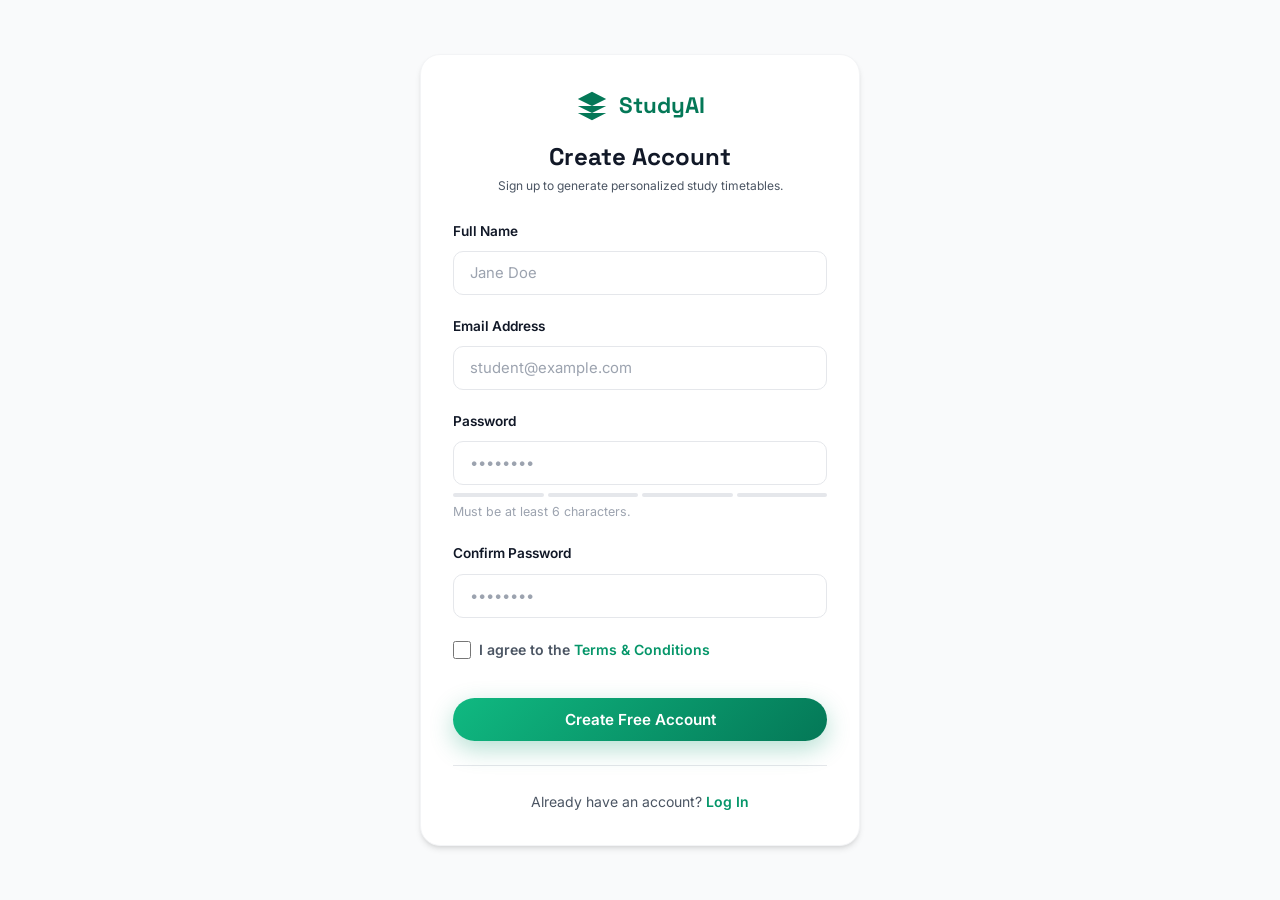
<file: signup.html>
<!DOCTYPE html>
<html lang="en" data-theme="light">
<head>
    <meta charset="UTF-8">
    <meta name="viewport" content="width=device-width, initial-scale=1.0">
    <title>Sign Up — StudyAI</title>
    <!-- Google Fonts -->
    <link rel="preconnect" href="https://fonts.googleapis.com">
    <link rel="preconnect" href="https://fonts.gstatic.com" crossorigin>
    <link href="https://fonts.googleapis.com/css2?family=Inter:wght@400;500;600;700&family=Space+Grotesk:wght@500;700&display=swap" rel="stylesheet">
    <!-- Stylesheets -->
    <link rel="stylesheet" href="css/style.css">
    <link rel="stylesheet" href="css/components.css">
    <link rel="stylesheet" href="css/dark-mode.css">
</head>
<body style="background: var(--bg-secondary); min-height: 100vh; display: flex; align-items: center; justify-content: center; padding: var(--space-6);">

    <div class="card-elevated" style="width: 100%; max-width: 440px; padding: var(--space-8); background: var(--bg-primary); border-radius: var(--radius-xl);">
        <!-- Logo -->
        <div class="flex-center flex-col" style="margin-bottom: var(--space-6);">
            <a href="index.html" class="nav-logo" style="margin-bottom: var(--space-2);">
                <svg fill="currentColor" viewBox="0 0 24 24">
                    <path d="M12 2L2 7l10 5 10-5-10-5zM2 17l10 5 10-5M2 12l10 5 10-5"/>
                </svg>
                <span>StudyAI</span>
            </a>
            <h1 class="text-2xl font-bold" style="margin-top: 10px;">Create Account</h1>
            <p class="text-xs text-secondary" style="margin-top: 4px;">Sign up to generate personalized study timetables.</p>
        </div>

        <form id="signup-form">
            <div class="form-group">
                <label for="signup-name">Full Name</label>
                <input type="text" id="signup-name" class="form-control" placeholder="Jane Doe" required>
            </div>
            <div class="form-group">
                <label for="signup-email">Email Address</label>
                <input type="email" id="signup-email" class="form-control" placeholder="student@example.com" required>
                <div class="form-error" id="email-error">This email is already registered.</div>
            </div>
            <div class="form-group">
                <label for="signup-password">Password</label>
                <input type="password" id="signup-password" class="form-control" placeholder="••••••••" required>
                <div class="password-strength" id="pwd-strength">
                    <div class="bar"></div>
                    <div class="bar"></div>
                    <div class="bar"></div>
                    <div class="bar"></div>
                </div>
                <div class="form-hint">Must be at least 6 characters.</div>
            </div>
            <div class="form-group">
                <label for="signup-confirm">Confirm Password</label>
                <input type="password" id="signup-confirm" class="form-control" placeholder="••••••••" required>
                <div class="form-error" id="confirm-error">Passwords do not match.</div>
            </div>
            
            <div class="form-group" style="margin-top: var(--space-4);">
                <div class="checkbox-group">
                    <input type="checkbox" id="terms-agree" required>
                    <label for="terms-agree">I agree to the <a href="#" style="color:var(--green-600);">Terms & Conditions</a></label>
                </div>
            </div>

            <button type="submit" class="btn btn-primary" style="width: 100%; margin-top: var(--space-4);" id="signup-btn">Create Free Account</button>
        </form>

        <div class="divider" style="margin: var(--space-6) 0;"></div>

        <p class="text-sm text-center text-secondary">
            Already have an account? <a href="login.html" style="color: var(--green-600); font-weight: 600;">Log In</a>
        </p>
    </div>

    <!-- Scripts -->
    <script src="js/utils.js"></script>
    <script>
        document.addEventListener('DOMContentLoaded', () => {
            const form = document.getElementById('signup-form');
            const pwdInput = document.getElementById('signup-password');
            const strengthBar = document.getElementById('pwd-strength');
            
            // Password Strength Indicator
            pwdInput.addEventListener('input', () => {
                const val = pwdInput.value;
                strengthBar.className = 'password-strength';
                
                if (val.length === 0) return;
                
                if (val.length < 5) {
                    strengthBar.classList.add('weak');
                } else if (val.length < 8) {
                    strengthBar.classList.add('medium');
                } else if (/[A-Z]/.test(val) && /[0-9]/.test(val)) {
                    strengthBar.classList.add('very-strong');
                } else {
                    strengthBar.classList.add('strong');
                }
            });

            form.addEventListener('submit', (e) => {
                e.preventDefault();
                const name = document.getElementById('signup-name').value.trim();
                const email = document.getElementById('signup-email').value.trim();
                const password = pwdInput.value;
                const confirm = document.getElementById('signup-confirm').value;
                
                // 1. Password Matching Validation
                if (password !== confirm) {
                    const confirmEl = document.getElementById('signup-confirm');
                    confirmEl.classList.add('error');
                    showToast('Passwords do not match.', 'error');
                    return;
                }
                
                // 2. Email duplication check
                const users = Storage.get('registered_users', []);
                if (users.some(u => u.email === email)) {
                    const emailEl = document.getElementById('signup-email');
                    emailEl.classList.add('error');
                    showToast('This email is already registered.', 'warning');
                    return;
                }
                
                // 3. Save User
                users.push({ name, email, password });
                Storage.set('registered_users', users);
                
                // 4. Login session creation
                Storage.set('user_session', { name, email });
                
                showToast('Registration successful! Welcome, ' + name, 'success');
                setTimeout(() => {
                    window.location.href = 'dashboard.html';
                }, 1000);
            });
            
            // Clear error rings
            document.querySelectorAll('.form-control').forEach(input => {
                input.addEventListener('input', () => {
                    input.classList.remove('error');
                });
            });
        });
    </script>
</body>
</html>
</file>
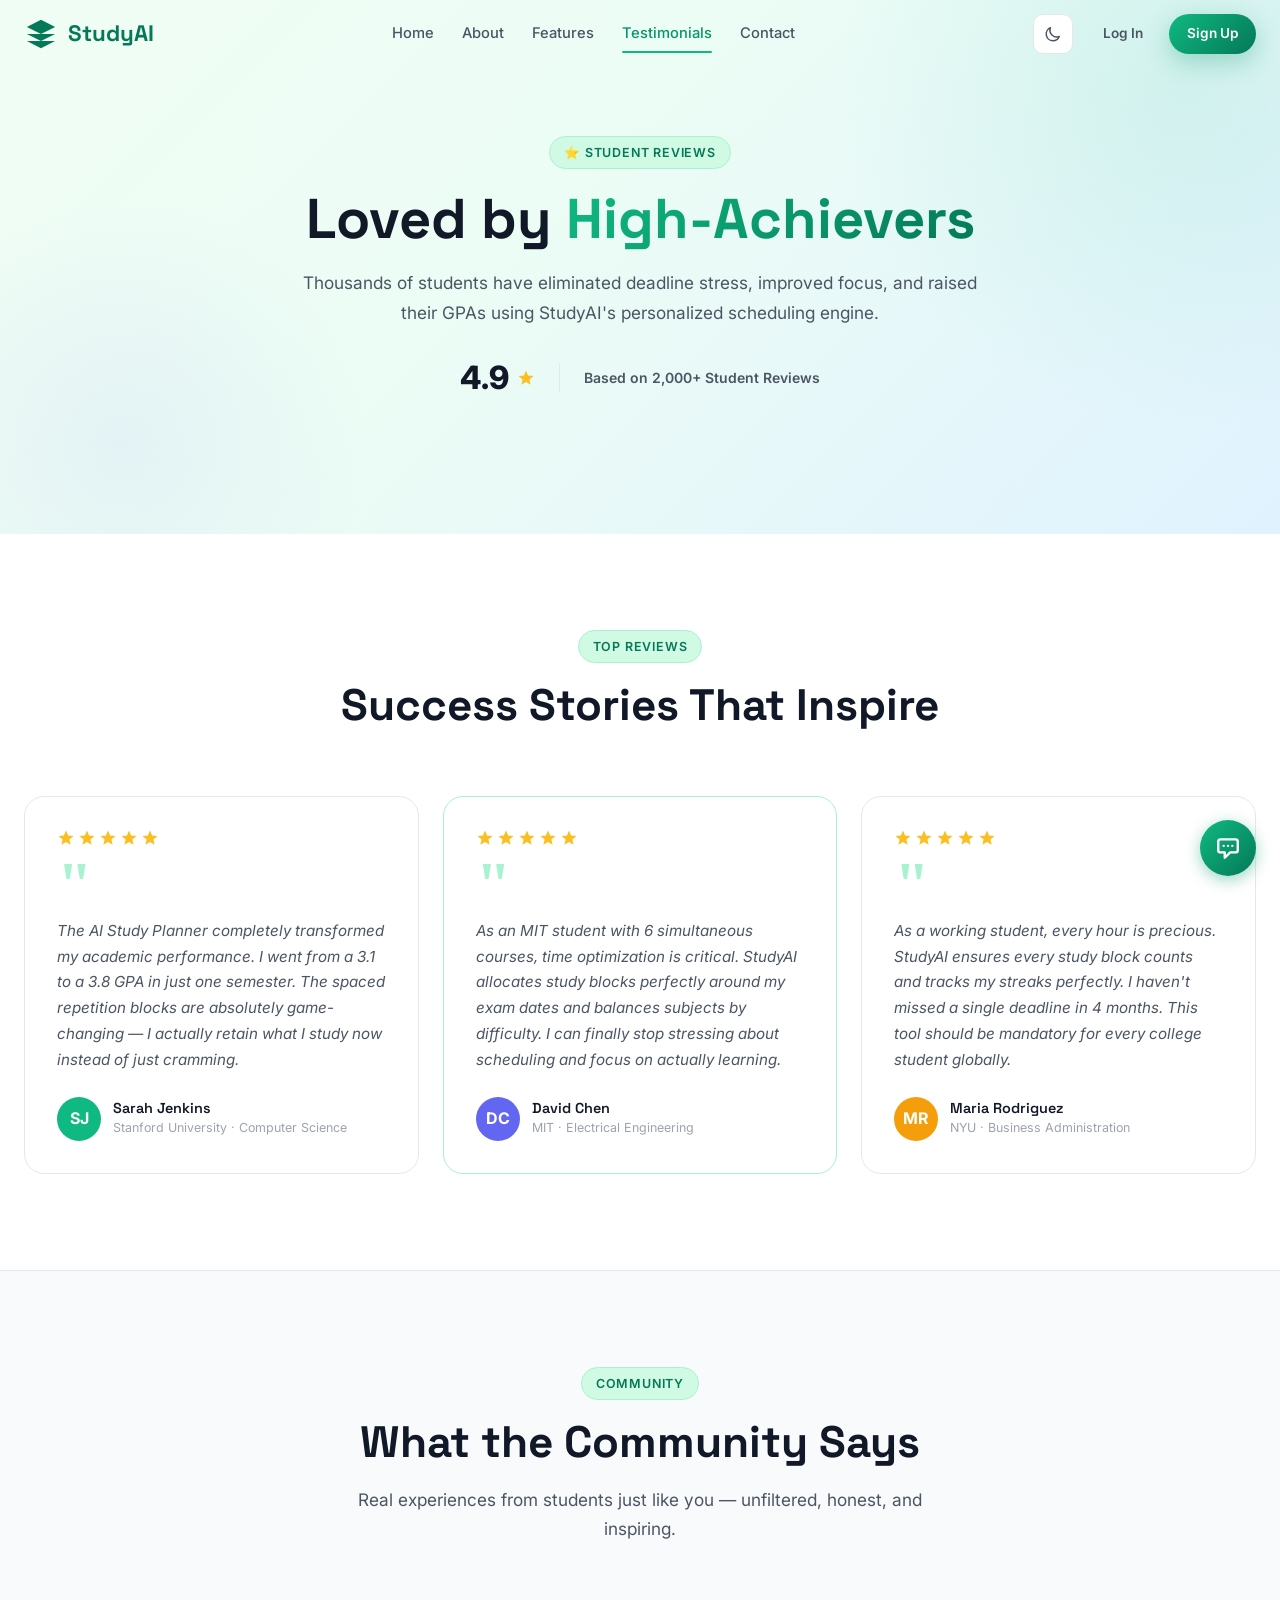
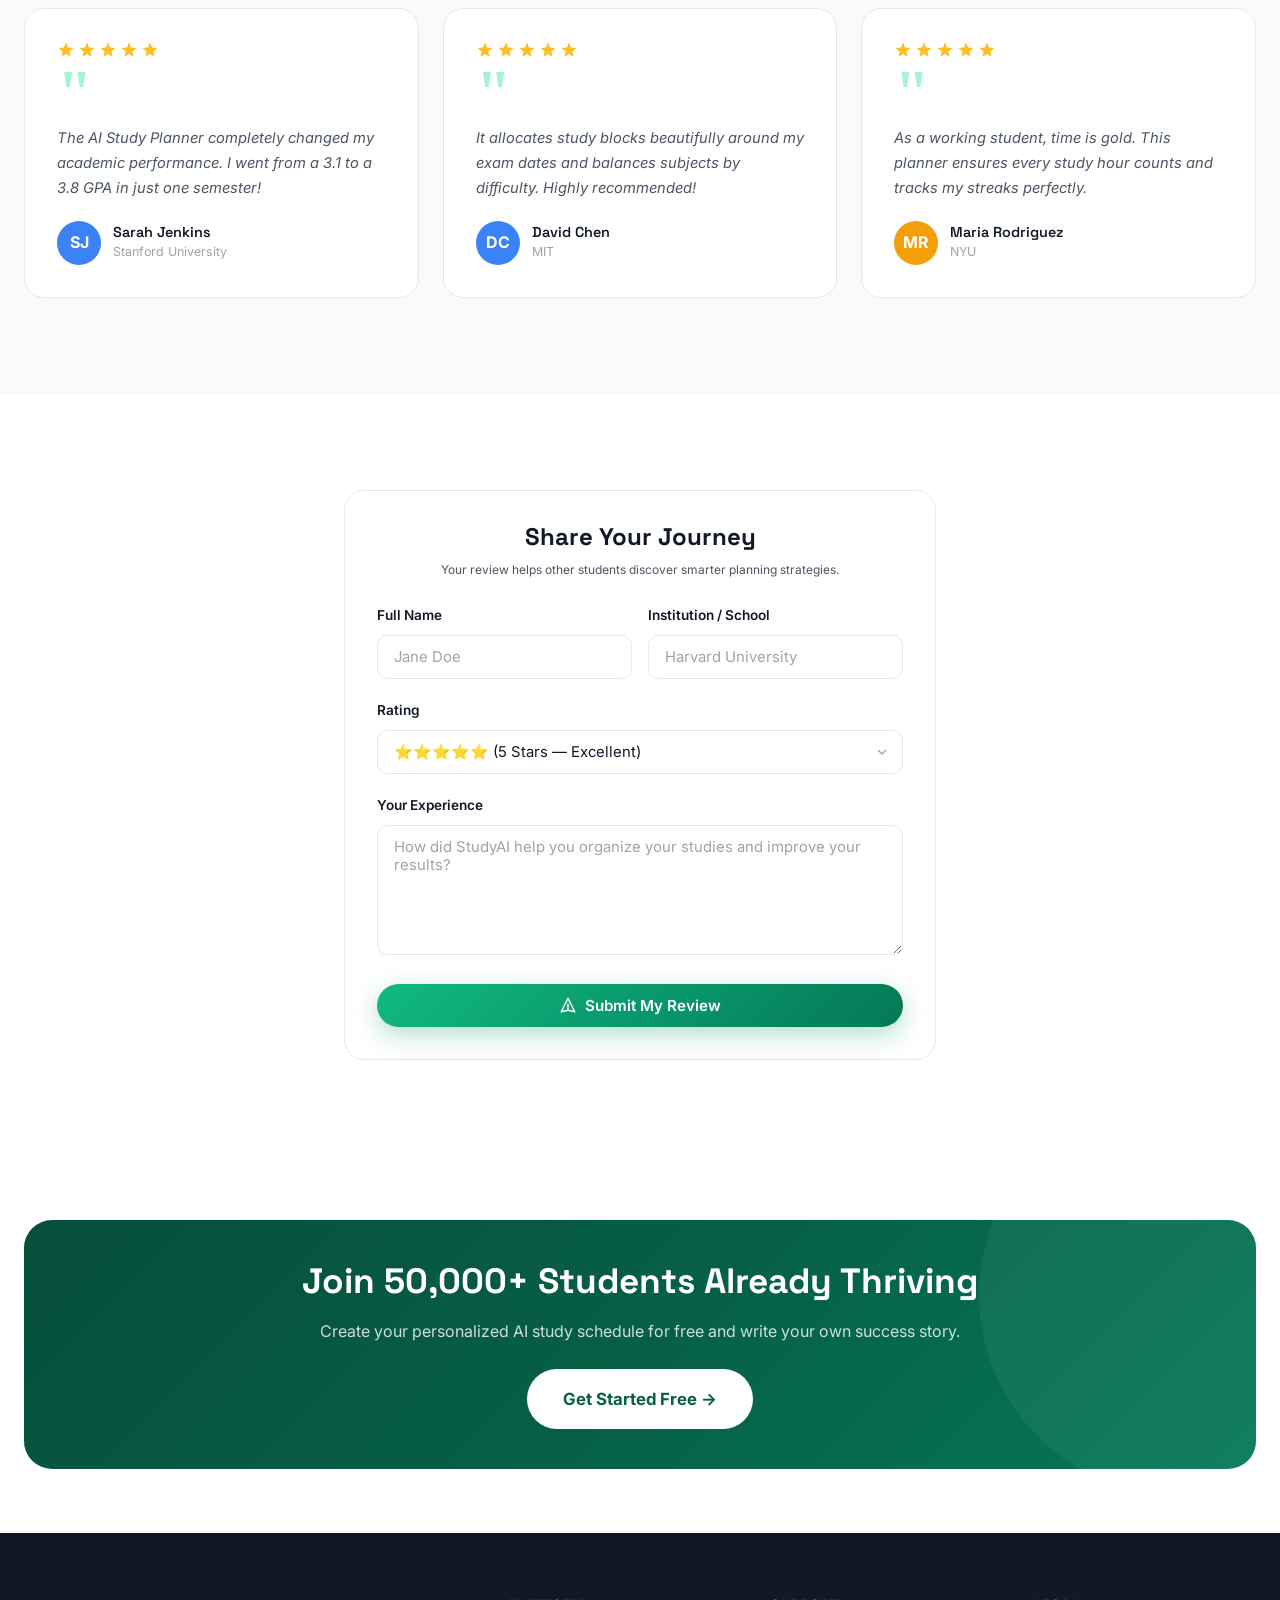
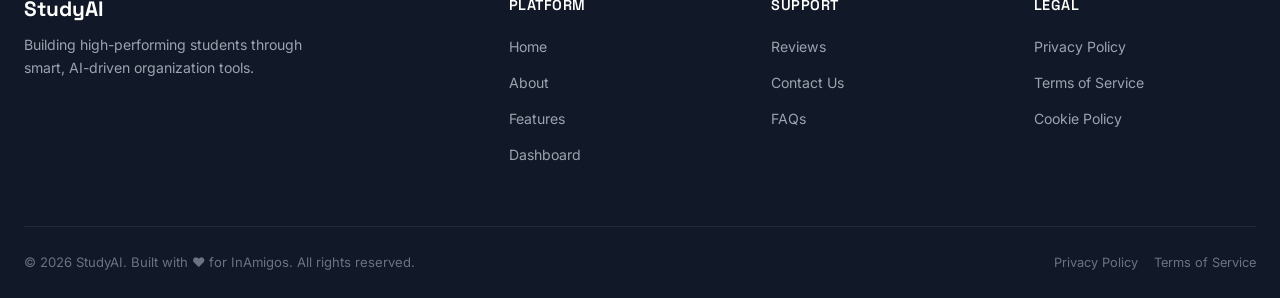
<file: testimonials.html>
<!DOCTYPE html>
<html lang="en" data-theme="light">
<head>
    <meta charset="UTF-8">
    <meta name="viewport" content="width=device-width, initial-scale=1.0">
    <title>Reviews & Testimonials — StudyAI</title>
    <meta name="description" content="Read real reviews and success stories from students at Stanford, MIT, NYU and more who optimized their grades and study habits with StudyAI.">
    <!-- Google Fonts -->
    <link rel="preconnect" href="https://fonts.googleapis.com">
    <link rel="preconnect" href="https://fonts.gstatic.com" crossorigin>
    <link href="https://fonts.googleapis.com/css2?family=Inter:wght@400;500;600;700;800&family=Space+Grotesk:wght@500;600;700;800&display=swap" rel="stylesheet">
    <!-- Stylesheets -->
    <link rel="stylesheet" href="css/style.css">
    <link rel="stylesheet" href="css/components.css">
    <link rel="stylesheet" href="css/dark-mode.css">
</head>
<body>

    <!-- NAVBAR -->
    <nav class="navbar" id="site-navbar">
        <div class="nav-inner">
            <a href="index.html" class="nav-logo" id="nav-logo-link">
                <svg fill="currentColor" viewBox="0 0 24 24"><path d="M12 2L2 7l10 5 10-5-10-5zM2 17l10 5 10-5M2 12l10 5 10-5"/></svg>
                <span>StudyAI</span>
            </a>
            <div class="nav-menu" id="nav-menu-drawer">
                <a href="index.html">Home</a>
                <a href="about.html">About</a>
                <a href="features.html">Features</a>
                <a href="testimonials.html" class="active">Testimonials</a>
                <a href="contact.html">Contact</a>
            </div>
            <div class="nav-actions">
                <button class="theme-toggle" id="theme-toggle" aria-label="Toggle dark mode">
                    <svg class="icon-moon" fill="none" stroke="currentColor" stroke-width="2" viewBox="0 0 24 24"><path stroke-linecap="round" stroke-linejoin="round" d="M20.354 15.354A9 9 0 018.646 3.646 9.003 9.003 0 0012 21a9.003 9.003 0 008.354-5.646z"></path></svg>
                    <svg class="icon-sun" fill="none" stroke="currentColor" stroke-width="2" viewBox="0 0 24 24"><path stroke-linecap="round" stroke-linejoin="round" d="M12 3v1m0 16v1m9-9h-1M4 12H3m15.364-6.364l-.707.707M6.343 17.657l-.707.707m12.728 0l-.707-.707M6.343 6.343l-.707-.707M15 12a3 3 0 11-6 0 3 3 0 016 0z"></path></svg>
                </button>
                <div class="flex gap-2" id="nav-auth-actions"></div>
                <button class="hamburger" id="nav-hamburger" aria-label="Open navigation menu"><span></span><span></span><span></span></button>
            </div>
        </div>
    </nav>

    <!-- HEADER -->
    <header class="hero-bg" style="padding-top: calc(var(--navbar-height) + var(--space-16)); padding-bottom: var(--space-16);" id="testimonials-header">
        <div class="container">
            <div class="section-header reveal" style="max-width: 680px;">
                <span class="section-tag">⭐ Student Reviews</span>
                <h1 style="font-size: clamp(2.2rem, 5vw, 3.5rem); font-weight: 800; margin-bottom: var(--space-4);">Loved by <span class="gradient-text">High-Achievers</span></h1>
                <p class="text-lg text-secondary">
                    Thousands of students have eliminated deadline stress, improved focus, and raised their GPAs using StudyAI's personalized scheduling engine.
                </p>
                <!-- Rating Summary -->
                <div class="flex-center gap-6" style="margin-top: var(--space-6); justify-content: center;">
                    <div class="flex-center gap-2">
                        <span style="font-size: 2rem; font-weight: 800; color: var(--text-primary);">4.9</span>
                        <div class="testimonial-stars" style="margin-bottom:0;">
                            <svg viewBox="0 0 24 24"><path d="M12 17.27L18.18 21l-1.64-7.03L22 9.24l-7.19-.61L12 2 9.19 8.63 2 9.24l5.46 4.73L5.82 21z"/></svg>
                        </div>
                    </div>
                    <div style="width: 1px; height: 30px; background: var(--border-color);"></div>
                    <span class="text-sm font-semibold text-secondary">Based on 2,000+ Student Reviews</span>
                </div>
            </div>
        </div>
    </header>

    <!-- FEATURED TESTIMONIALS -->
    <section class="section" id="featured-reviews">
        <div class="container">
            <div class="section-header reveal">
                <span class="section-tag">Top Reviews</span>
                <h2>Success Stories That Inspire</h2>
            </div>
            <div class="testimonial-grid-premium reveal">
                <!-- Testimonial 1 -->
                <div class="testimonial-card-premium">
                    <div class="testimonial-stars" style="margin-bottom: var(--space-3);">
                        <svg viewBox="0 0 24 24"><path d="M12 17.27L18.18 21l-1.64-7.03L22 9.24l-7.19-.61L12 2 9.19 8.63 2 9.24l5.46 4.73L5.82 21z"/></svg>
                        <svg viewBox="0 0 24 24"><path d="M12 17.27L18.18 21l-1.64-7.03L22 9.24l-7.19-.61L12 2 9.19 8.63 2 9.24l5.46 4.73L5.82 21z"/></svg>
                        <svg viewBox="0 0 24 24"><path d="M12 17.27L18.18 21l-1.64-7.03L22 9.24l-7.19-.61L12 2 9.19 8.63 2 9.24l5.46 4.73L5.82 21z"/></svg>
                        <svg viewBox="0 0 24 24"><path d="M12 17.27L18.18 21l-1.64-7.03L22 9.24l-7.19-.61L12 2 9.19 8.63 2 9.24l5.46 4.73L5.82 21z"/></svg>
                        <svg viewBox="0 0 24 24"><path d="M12 17.27L18.18 21l-1.64-7.03L22 9.24l-7.19-.61L12 2 9.19 8.63 2 9.24l5.46 4.73L5.82 21z"/></svg>
                    </div>
                    <div class="quote-mark">"</div>
                    <blockquote style="font-size: 0.95rem; color: var(--text-secondary); line-height: 1.7; font-style: italic; margin-bottom: var(--space-6);">The AI Study Planner completely transformed my academic performance. I went from a 3.1 to a 3.8 GPA in just one semester. The spaced repetition blocks are absolutely game-changing — I actually retain what I study now instead of just cramming.</blockquote>
                    <div class="testimonial-author">
                        <div class="testimonial-avatar" style="background: #10b981;">SJ</div>
                        <div><h4>Sarah Jenkins</h4><p>Stanford University · Computer Science</p></div>
                    </div>
                </div>
                <!-- Testimonial 2 -->
                <div class="testimonial-card-premium" style="border-color: var(--green-200);">
                    <div class="testimonial-stars" style="margin-bottom: var(--space-3);">
                        <svg viewBox="0 0 24 24"><path d="M12 17.27L18.18 21l-1.64-7.03L22 9.24l-7.19-.61L12 2 9.19 8.63 2 9.24l5.46 4.73L5.82 21z"/></svg>
                        <svg viewBox="0 0 24 24"><path d="M12 17.27L18.18 21l-1.64-7.03L22 9.24l-7.19-.61L12 2 9.19 8.63 2 9.24l5.46 4.73L5.82 21z"/></svg>
                        <svg viewBox="0 0 24 24"><path d="M12 17.27L18.18 21l-1.64-7.03L22 9.24l-7.19-.61L12 2 9.19 8.63 2 9.24l5.46 4.73L5.82 21z"/></svg>
                        <svg viewBox="0 0 24 24"><path d="M12 17.27L18.18 21l-1.64-7.03L22 9.24l-7.19-.61L12 2 9.19 8.63 2 9.24l5.46 4.73L5.82 21z"/></svg>
                        <svg viewBox="0 0 24 24"><path d="M12 17.27L18.18 21l-1.64-7.03L22 9.24l-7.19-.61L12 2 9.19 8.63 2 9.24l5.46 4.73L5.82 21z"/></svg>
                    </div>
                    <div class="quote-mark">"</div>
                    <blockquote style="font-size: 0.95rem; color: var(--text-secondary); line-height: 1.7; font-style: italic; margin-bottom: var(--space-6);">As an MIT student with 6 simultaneous courses, time optimization is critical. StudyAI allocates study blocks perfectly around my exam dates and balances subjects by difficulty. I can finally stop stressing about scheduling and focus on actually learning.</blockquote>
                    <div class="testimonial-author">
                        <div class="testimonial-avatar" style="background: #6366f1;">DC</div>
                        <div><h4>David Chen</h4><p>MIT · Electrical Engineering</p></div>
                    </div>
                </div>
                <!-- Testimonial 3 -->
                <div class="testimonial-card-premium">
                    <div class="testimonial-stars" style="margin-bottom: var(--space-3);">
                        <svg viewBox="0 0 24 24"><path d="M12 17.27L18.18 21l-1.64-7.03L22 9.24l-7.19-.61L12 2 9.19 8.63 2 9.24l5.46 4.73L5.82 21z"/></svg>
                        <svg viewBox="0 0 24 24"><path d="M12 17.27L18.18 21l-1.64-7.03L22 9.24l-7.19-.61L12 2 9.19 8.63 2 9.24l5.46 4.73L5.82 21z"/></svg>
                        <svg viewBox="0 0 24 24"><path d="M12 17.27L18.18 21l-1.64-7.03L22 9.24l-7.19-.61L12 2 9.19 8.63 2 9.24l5.46 4.73L5.82 21z"/></svg>
                        <svg viewBox="0 0 24 24"><path d="M12 17.27L18.18 21l-1.64-7.03L22 9.24l-7.19-.61L12 2 9.19 8.63 2 9.24l5.46 4.73L5.82 21z"/></svg>
                        <svg viewBox="0 0 24 24"><path d="M12 17.27L18.18 21l-1.64-7.03L22 9.24l-7.19-.61L12 2 9.19 8.63 2 9.24l5.46 4.73L5.82 21z"/></svg>
                    </div>
                    <div class="quote-mark">"</div>
                    <blockquote style="font-size: 0.95rem; color: var(--text-secondary); line-height: 1.7; font-style: italic; margin-bottom: var(--space-6);">As a working student, every hour is precious. StudyAI ensures every study block counts and tracks my streaks perfectly. I haven't missed a single deadline in 4 months. This tool should be mandatory for every college student globally.</blockquote>
                    <div class="testimonial-author">
                        <div class="testimonial-avatar" style="background: #f59e0b;">MR</div>
                        <div><h4>Maria Rodriguez</h4><p>NYU · Business Administration</p></div>
                    </div>
                </div>
            </div>
        </div>
    </section>

    <!-- COMMUNITY REVIEWS (Dynamic) -->
    <section class="section" style="background: var(--bg-secondary); border-top: 1px solid var(--border-color);" id="community-reviews">
        <div class="container">
            <div class="section-header reveal">
                <span class="section-tag">Community</span>
                <h2>What the Community Says</h2>
                <p>Real experiences from students just like you — unfiltered, honest, and inspiring.</p>
            </div>
            <div class="grid grid-3 reveal" id="testimonials-grid">
                <!-- Loaded dynamically by script below -->
            </div>
        </div>
    </section>

    <!-- WRITE A REVIEW -->
    <section class="section" id="write-review-section">
        <div class="container" style="max-width: 640px;">
            <div class="card reveal" style="padding: var(--space-8);">
                <h2 class="font-bold text-2xl text-center" style="margin-bottom: var(--space-2);">Share Your Journey</h2>
                <p class="text-xs text-secondary text-center" style="margin-bottom: var(--space-6);">Your review helps other students discover smarter planning strategies.</p>
                
                <form id="review-form">
                    <div class="form-row">
                        <div class="form-group">
                            <label for="review-name">Full Name</label>
                            <input type="text" id="review-name" class="form-control" placeholder="Jane Doe" required>
                        </div>
                        <div class="form-group">
                            <label for="review-school">Institution / School</label>
                            <input type="text" id="review-school" class="form-control" placeholder="Harvard University" required>
                        </div>
                    </div>
                    <div class="form-group">
                        <label for="review-rating">Rating</label>
                        <select id="review-rating" class="form-control" required>
                            <option value="5">⭐⭐⭐⭐⭐ (5 Stars — Excellent)</option>
                            <option value="4">⭐⭐⭐⭐ (4 Stars — Great)</option>
                            <option value="3">⭐⭐⭐ (3 Stars — Good)</option>
                            <option value="2">⭐⭐ (2 Stars — Fair)</option>
                            <option value="1">⭐ (1 Star — Poor)</option>
                        </select>
                    </div>
                    <div class="form-group">
                        <label for="review-text">Your Experience</label>
                        <textarea id="review-text" class="form-control" placeholder="How did StudyAI help you organize your studies and improve your results?" required style="min-height: 130px;"></textarea>
                    </div>
                    <button type="submit" class="btn btn-primary" style="width: 100%;" id="review-submit-btn">
                        <svg fill="none" stroke="currentColor" stroke-width="2" viewBox="0 0 24 24" style="width:18px;height:18px;"><path stroke-linecap="round" stroke-linejoin="round" d="M12 19l9 2-9-18-9 18 9-2zm0 0v-8"></path></svg>
                        Submit My Review
                    </button>
                </form>
            </div>
        </div>
    </section>

    <!-- CTA -->
    <section class="section-sm" id="testimonials-cta">
        <div class="container">
            <div class="welcome-banner reveal" style="padding: var(--space-10) var(--space-12); text-align: center; display: flex; flex-direction: column; align-items: center;">
                <h2 style="font-size: clamp(1.6rem, 3vw, 2.2rem); font-family: var(--font-display); font-weight: 800; margin-bottom: var(--space-4); color: white;">Join 50,000+ Students Already Thriving</h2>
                <p style="margin-bottom: var(--space-6); color: rgba(255,255,255,0.8);">Create your personalized AI study schedule for free and write your own success story.</p>
                <a href="signup.html" class="btn btn-lg" style="background: white; color: var(--green-800); font-weight: 700; border: none;" id="testimonials-cta-btn">Get Started Free →</a>
            </div>
        </div>
    </section>

    <!-- FOOTER -->
    <footer class="footer" id="site-footer">
        <div class="container">
            <div class="footer-grid">
                <div class="footer-brand"><h3>StudyAI</h3><p>Building high-performing students through smart, AI-driven organization tools.</p></div>
                <div class="footer-col"><h4>Platform</h4><a href="index.html">Home</a><a href="about.html">About</a><a href="features.html">Features</a><a href="dashboard.html">Dashboard</a></div>
                <div class="footer-col"><h4>Support</h4><a href="testimonials.html">Reviews</a><a href="contact.html">Contact Us</a><a href="contact.html#faq-section">FAQs</a></div>
                <div class="footer-col"><h4>Legal</h4><a href="#">Privacy Policy</a><a href="#">Terms of Service</a><a href="#">Cookie Policy</a></div>
            </div>
            <div class="footer-bottom">
                <p>&copy; 2026 StudyAI. Built with ❤️ for InAmigos. All rights reserved.</p>
                <div class="flex gap-4">
                    <a href="#" style="font-size: 0.8rem; color: var(--gray-500);">Privacy Policy</a>
                    <a href="#" style="font-size: 0.8rem; color: var(--gray-500);">Terms of Service</a>
                </div>
            </div>
        </div>
    </footer>

    <script src="js/utils.js"></script>
    <script src="js/app.js"></script>
    <script src="js/chatbot.js"></script>
    
    <script>
        document.addEventListener('DOMContentLoaded', () => {
            const grid = document.getElementById('testimonials-grid');
            const form = document.getElementById('review-form');
            
            function renderTestimonials() {
                const list = Storage.get('testimonials_list', []);
                grid.innerHTML = '';
                list.forEach(item => {
                    const stars = Array(parseInt(item.rating)).fill(`<svg viewBox="0 0 24 24"><path d="M12 17.27L18.18 21l-1.64-7.03L22 9.24l-7.19-.61L12 2 9.19 8.63 2 9.24l5.46 4.73L5.82 21z"/></svg>`).join('');
                    const colors = ['#10b981', '#6366f1', '#f59e0b', '#3b82f6', '#ec4899'];
                    const avatarBg = colors[item.name.charCodeAt(0) % colors.length];
                    const card = document.createElement('div');
                    card.className = 'testimonial-card-premium';
                    card.innerHTML = `
                        <div class="testimonial-stars" style="margin-bottom: var(--space-2);">${stars}</div>
                        <div class="quote-mark">"</div>
                        <blockquote style="font-size:0.92rem;color:var(--text-secondary);line-height:1.7;font-style:italic;margin-bottom:var(--space-5);">${item.text}</blockquote>
                        <div class="testimonial-author">
                            <div class="testimonial-avatar" style="background:${avatarBg}">${item.avatar}</div>
                            <div><h4>${item.name}</h4><p>${item.institution}</p></div>
                        </div>`;
                    grid.appendChild(card);
                });
            }
            
            form.addEventListener('submit', (e) => {
                e.preventDefault();
                const name = document.getElementById('review-name').value.trim();
                const school = document.getElementById('review-school').value.trim();
                const rating = document.getElementById('review-rating').value;
                const text = document.getElementById('review-text').value.trim();
                const initials = name.split(' ').map(n => n[0]).join('').toUpperCase().substring(0, 2);
                const currentList = Storage.get('testimonials_list', []);
                currentList.unshift({ id: Date.now(), name, institution: school, rating: parseInt(rating), text, avatar: initials });
                Storage.set('testimonials_list', currentList);
                form.reset();
                showToast('Review submitted! Thank you for your feedback.', 'success');
                renderTestimonials();
            });
            
            renderTestimonials();
        });
    </script>
</body>
</html>
</file>
<file: css/style.css>
/* ================================================================
   AI STUDY PLANNER — DESIGN SYSTEM & BASE STYLES
   ================================================================ */

/* ===== RESET ===== */
*, *::before, *::after { margin: 0; padding: 0; box-sizing: border-box; }

/* ===== CSS CUSTOM PROPERTIES ===== */
:root {
    /* --- Green Palette --- */
    --green-50: #ecfdf5;
    --green-100: #d1fae5;
    --green-200: #a7f3d0;
    --green-300: #6ee7b7;
    --green-400: #34d399;
    --green-500: #10b981;
    --green-600: #059669;
    --green-700: #047857;
    --green-800: #065f46;
    --green-900: #064e3b;

    /* --- Neutral Palette --- */
    --white: #ffffff;
    --gray-50: #f9fafb;
    --gray-100: #f3f4f6;
    --gray-200: #e5e7eb;
    --gray-300: #d1d5db;
    --gray-400: #9ca3af;
    --gray-500: #6b7280;
    --gray-600: #4b5563;
    --gray-700: #374151;
    --gray-800: #1f2937;
    --gray-900: #111827;
    --gray-950: #030712;

    /* --- Accent Colors --- */
    --indigo-500: #6366f1;
    --indigo-600: #4f46e5;
    --amber-500: #f59e0b;
    --rose-500: #f43f5e;
    --sky-500: #0ea5e9;
    --violet-500: #8b5cf6;

    /* --- Semantic Colors --- */
    --primary: var(--green-600);
    --primary-light: var(--green-100);
    --primary-dark: var(--green-800);
    --bg-primary: var(--white);
    --bg-secondary: var(--gray-50);
    --bg-tertiary: var(--gray-100);
    --text-primary: var(--gray-900);
    --text-secondary: var(--gray-600);
    --text-tertiary: var(--gray-400);
    --border-color: var(--gray-200);
    --border-light: var(--gray-100);

    /* --- Shadows --- */
    --shadow-xs: 0 1px 2px rgba(0,0,0,0.05);
    --shadow-sm: 0 1px 3px rgba(0,0,0,0.1), 0 1px 2px rgba(0,0,0,0.06);
    --shadow-md: 0 4px 6px -1px rgba(0,0,0,0.1), 0 2px 4px -2px rgba(0,0,0,0.1);
    --shadow-lg: 0 10px 15px -3px rgba(0,0,0,0.1), 0 4px 6px -4px rgba(0,0,0,0.1);
    --shadow-xl: 0 20px 25px -5px rgba(0,0,0,0.1), 0 8px 10px -6px rgba(0,0,0,0.1);
    --shadow-2xl: 0 25px 50px -12px rgba(0,0,0,0.25);
    --shadow-green: 0 8px 25px rgba(5, 150, 105, 0.3);
    --shadow-glow: 0 0 40px rgba(16, 185, 129, 0.15);

    /* --- Glass variables --- */
    --glass-bg: rgba(255, 255, 255, 0.7);
    --glass-bg-strong: rgba(255, 255, 255, 0.88);
    --glass-border: rgba(16, 185, 129, 0.15);
    --glass-shadow: 0 8px 32px rgba(0, 0, 0, 0.08);

    /* --- Gradients --- */
    --gradient-hero: linear-gradient(135deg, #f0fdf4 0%, #ecfdf5 40%, #e0f2fe 100%);
    --gradient-primary: linear-gradient(135deg, var(--green-500), var(--green-700));
    --gradient-premium: linear-gradient(135deg, #059669, #047857);
    --gradient-accent: linear-gradient(135deg, #6366f1, #10b981);
    --gradient-cta: linear-gradient(135deg, #064e3b 0%, #065f46 50%, #047857 100%);

    /* --- Radii --- */
    --radius-sm: 6px;
    --radius-md: 10px;
    --radius-lg: 14px;
    --radius-xl: 20px;
    --radius-2xl: 28px;
    --radius-full: 9999px;

    /* --- Transitions --- */
    --ease: cubic-bezier(0.4, 0, 0.2, 1);
    --ease-spring: cubic-bezier(0.34, 1.56, 0.64, 1);
    --ease-out: cubic-bezier(0, 0, 0.2, 1);
    --duration: 0.3s;
    --transition: all var(--duration) var(--ease);

    /* --- Typography --- */
    --font-sans: 'Inter', -apple-system, BlinkMacSystemFont, 'Segoe UI', sans-serif;
    --font-display: 'Space Grotesk', var(--font-sans);
    --font-mono: 'JetBrains Mono', 'Fira Code', monospace;

    /* --- Spacing Scale --- */
    --space-1: 4px;
    --space-2: 8px;
    --space-3: 12px;
    --space-4: 16px;
    --space-5: 20px;
    --space-6: 24px;
    --space-8: 32px;
    --space-10: 40px;
    --space-12: 48px;
    --space-16: 64px;
    --space-20: 80px;
    --space-24: 96px;

    /* --- Layout --- */
    --max-width: 1280px;
    --sidebar-width: 260px;
    --navbar-height: 72px;
}

/* ===== BASE ===== */
html {
    scroll-behavior: smooth;
    font-size: 16px;
    -webkit-text-size-adjust: 100%;
}

body {
    font-family: var(--font-sans);
    background: var(--bg-primary);
    color: var(--text-primary);
    line-height: 1.7;
    overflow-x: hidden;
    -webkit-font-smoothing: antialiased;
    -moz-osx-font-smoothing: grayscale;
}

img, svg { display: block; max-width: 100%; }
a { color: inherit; text-decoration: none; }
button { font-family: inherit; cursor: pointer; }
input, textarea, select { font-family: inherit; }
ul, ol { list-style: none; }
h1, h2, h3, h4, h5, h6 { font-family: var(--font-display); line-height: 1.2; }

/* ===== SCROLLBAR ===== */
::-webkit-scrollbar { width: 7px; height: 7px; }
::-webkit-scrollbar-track { background: var(--bg-secondary); }
::-webkit-scrollbar-thumb { background: var(--green-400); border-radius: 4px; }
::-webkit-scrollbar-thumb:hover { background: var(--green-500); }

/* ===== TYPOGRAPHY SCALE ===== */
.text-xs { font-size: 0.75rem; }
.text-sm { font-size: 0.875rem; }
.text-base { font-size: 1rem; }
.text-lg { font-size: 1.125rem; }
.text-xl { font-size: 1.25rem; }
.text-2xl { font-size: 1.5rem; }
.text-3xl { font-size: 1.875rem; }
.text-4xl { font-size: 2.25rem; }
.text-5xl { font-size: 3rem; }

.font-normal { font-weight: 400; }
.font-medium { font-weight: 500; }
.font-semibold { font-weight: 600; }
.font-bold { font-weight: 700; }
.font-extrabold { font-weight: 800; }

.text-primary { color: var(--text-primary); }
.text-secondary { color: var(--text-secondary); }
.text-tertiary { color: var(--text-tertiary); }
.text-green { color: var(--green-600); }
.text-center { text-align: center; }

/* ===== LAYOUT ===== */
.container {
    max-width: var(--max-width);
    margin: 0 auto;
    padding: 0 var(--space-6);
}

.section {
    padding: var(--space-24) 0;
}

.section-sm {
    padding: var(--space-16) 0;
}

/* ===== SECTION HEADER ===== */
.section-header {
    text-align: center;
    max-width: 640px;
    margin: 0 auto var(--space-16);
}

.section-tag {
    display: inline-flex;
    align-items: center;
    gap: var(--space-2);
    padding: 5px 14px;
    background: var(--primary-light);
    border: 1px solid var(--green-200);
    border-radius: var(--radius-full);
    font-size: 0.78rem;
    font-weight: 600;
    color: var(--green-700);
    text-transform: uppercase;
    letter-spacing: 0.8px;
    margin-bottom: var(--space-4);
}

.section-header h2 {
    font-size: clamp(1.875rem, 3.5vw, 2.75rem);
    font-weight: 700;
    color: var(--text-primary);
    margin-bottom: var(--space-4);
}

.section-header p {
    font-size: 1.08rem;
    color: var(--text-secondary);
    line-height: 1.7;
}

/* ===== GRID HELPERS ===== */
.grid { display: grid; gap: var(--space-6); }
.grid-2 { grid-template-columns: repeat(2, 1fr); }
.grid-3 { grid-template-columns: repeat(3, 1fr); }
.grid-4 { grid-template-columns: repeat(4, 1fr); }
.grid-auto { grid-template-columns: repeat(auto-fit, minmax(280px, 1fr)); }
.grid-auto-sm { grid-template-columns: repeat(auto-fit, minmax(220px, 1fr)); }

.flex { display: flex; }
.flex-center { display: flex; align-items: center; justify-content: center; }
.flex-between { display: flex; align-items: center; justify-content: space-between; }
.flex-col { flex-direction: column; }
.flex-wrap { flex-wrap: wrap; }
.gap-2 { gap: var(--space-2); }
.gap-3 { gap: var(--space-3); }
.gap-4 { gap: var(--space-4); }
.gap-6 { gap: var(--space-6); }
.gap-8 { gap: var(--space-8); }

/* ===== GRADIENT TEXT ===== */
.gradient-text {
    background: linear-gradient(135deg, var(--green-500), var(--green-700));
    -webkit-background-clip: text;
    -webkit-text-fill-color: transparent;
    background-clip: text;
}

.gradient-text-accent {
    background: linear-gradient(135deg, #6366f1, #10b981);
    -webkit-background-clip: text;
    -webkit-text-fill-color: transparent;
    background-clip: text;
}

/* ===== HERO BACKGROUND ===== */
.hero-bg {
    background: var(--gradient-hero);
    position: relative;
    overflow: hidden;
}

.hero-bg::before {
    content: '';
    position: absolute;
    top: -50%;
    right: -20%;
    width: 700px;
    height: 700px;
    background: radial-gradient(circle, rgba(16,185,129,0.1) 0%, transparent 70%);
    pointer-events: none;
}

.hero-bg::after {
    content: '';
    position: absolute;
    bottom: -30%;
    left: -10%;
    width: 500px;
    height: 500px;
    background: radial-gradient(circle, rgba(99,102,241,0.07) 0%, transparent 70%);
    pointer-events: none;
}

/* ===== GLASSMORPHISM ===== */
.glass-card {
    background: var(--glass-bg);
    backdrop-filter: blur(16px) saturate(180%);
    -webkit-backdrop-filter: blur(16px) saturate(180%);
    border: 1px solid var(--glass-border);
    border-radius: var(--radius-xl);
    box-shadow: var(--glass-shadow);
}

.glass-panel {
    background: rgba(255, 255, 255, 0.6);
    backdrop-filter: blur(20px);
    -webkit-backdrop-filter: blur(20px);
    border: 1px solid rgba(255, 255, 255, 0.4);
    border-radius: var(--radius-xl);
}

/* ===== WELCOME BANNER ===== */
.welcome-banner {
    background: var(--gradient-cta);
    border-radius: var(--radius-2xl);
    color: var(--white);
    position: relative;
    overflow: hidden;
}

.welcome-banner::before {
    content: '';
    position: absolute;
    top: -50%;
    right: -10%;
    width: 400px;
    height: 400px;
    background: rgba(255,255,255,0.05);
    border-radius: 50%;
    pointer-events: none;
}

/* ===== ANIMATIONS ===== */
@keyframes fadeInUp {
    from { opacity: 0; transform: translateY(28px); }
    to { opacity: 1; transform: translateY(0); }
}

@keyframes fadeInDown {
    from { opacity: 0; transform: translateY(-20px); }
    to { opacity: 1; transform: translateY(0); }
}

@keyframes fadeIn {
    from { opacity: 0; }
    to { opacity: 1; }
}

@keyframes slideInRight {
    from { opacity: 0; transform: translateX(30px); }
    to { opacity: 1; transform: translateX(0); }
}

@keyframes slideInLeft {
    from { opacity: 0; transform: translateX(-30px); }
    to { opacity: 1; transform: translateX(0); }
}

@keyframes scaleIn {
    from { opacity: 0; transform: scale(0.9); }
    to { opacity: 1; transform: scale(1); }
}

@keyframes float {
    0%, 100% { transform: translateY(0); }
    50% { transform: translateY(-12px); }
}

@keyframes floatSlow {
    0%, 100% { transform: translateY(0) rotate(0deg); }
    50% { transform: translateY(-8px) rotate(2deg); }
}

@keyframes pulse {
    0%, 100% { opacity: 1; transform: scale(1); }
    50% { opacity: 0.5; transform: scale(1.4); }
}

@keyframes spin {
    to { transform: rotate(360deg); }
}

@keyframes shimmer {
    0% { background-position: -200% 0; }
    100% { background-position: 200% 0; }
}

@keyframes countUp {
    from { opacity: 0; transform: translateY(10px); }
    to { opacity: 1; transform: translateY(0); }
}

@keyframes scaleBar {
    from { transform: scaleX(0); }
    to { transform: scaleX(1); }
}

@keyframes glowPulse {
    0%, 100% { box-shadow: 0 0 20px rgba(16,185,129,0.2); }
    50% { box-shadow: 0 0 40px rgba(16,185,129,0.4); }
}

.reveal {
    opacity: 0;
    transform: translateY(30px);
    transition: opacity 0.7s var(--ease), transform 0.7s var(--ease);
}

.reveal.active {
    opacity: 1;
    transform: translateY(0);
}

.reveal-left {
    opacity: 0;
    transform: translateX(-30px);
    transition: opacity 0.7s var(--ease), transform 0.7s var(--ease);
}

.reveal-left.active {
    opacity: 1;
    transform: translateX(0);
}

.reveal-right {
    opacity: 0;
    transform: translateX(30px);
    transition: opacity 0.7s var(--ease), transform 0.7s var(--ease);
}

.reveal-right.active {
    opacity: 1;
    transform: translateX(0);
}

/* ===== PRINT STYLES ===== */
@media print {
    .navbar, .footer, .chatbot-fab, .chatbot-panel, .no-print { display: none !important; }
    body { background: white; color: black; }
    .section { padding: 20px 0; }
    .container { max-width: 100%; }
}

/* ===== RESPONSIVE ===== */
@media (max-width: 1024px) {
    .grid-4 { grid-template-columns: repeat(2, 1fr); }
    .grid-3 { grid-template-columns: repeat(2, 1fr); }
}

@media (max-width: 768px) {
    .grid-2, .grid-3, .grid-4 { grid-template-columns: 1fr; }
    .section { padding: var(--space-16) 0; }
    .container { padding: 0 var(--space-4); }
    .hide-mobile { display: none !important; }
}

@media (max-width: 480px) {
    html { font-size: 15px; }
    .section { padding: var(--space-12) 0; }
}
</file>
<file: css/components.css>
/* ================================================================
   AI STUDY PLANNER — COMPONENT STYLES
   Navbar, Footer, Cards, Buttons, Forms, Modals, Toasts
   ================================================================ */

/* ===== NAVBAR ===== */
.navbar {
    position: fixed;
    top: 0;
    left: 0;
    width: 100%;
    z-index: 1000;
    padding: 14px 0;
    transition: var(--transition);
}

.navbar.scrolled {
    background: rgba(255,255,255,0.88);
    backdrop-filter: blur(20px) saturate(180%);
    -webkit-backdrop-filter: blur(20px) saturate(180%);
    border-bottom: 1px solid rgba(16,185,129,0.08);
    box-shadow: 0 4px 30px rgba(0,0,0,0.04);
    padding: 8px 0;
}

.nav-inner {
    max-width: var(--max-width);
    margin: 0 auto;
    padding: 0 var(--space-6);
    display: flex;
    align-items: center;
    justify-content: space-between;
}

.nav-logo {
    display: flex;
    align-items: center;
    gap: 10px;
    font-family: var(--font-display);
    font-weight: 700;
    font-size: 1.4rem;
    color: var(--green-700);
}

.nav-logo svg { width: 34px; height: 34px; }

.nav-menu {
    display: flex;
    align-items: center;
    gap: 28px;
}

.nav-menu a {
    font-weight: 500;
    font-size: 0.92rem;
    color: var(--text-secondary);
    position: relative;
    transition: var(--transition);
    padding: 4px 0;
}

.nav-menu a::after {
    content: '';
    position: absolute;
    bottom: -2px;
    left: 0;
    width: 0;
    height: 2px;
    background: var(--green-500);
    border-radius: 2px;
    transition: var(--transition);
}

.nav-menu a:hover,
.nav-menu a.active { color: var(--green-600); }

.nav-menu a:hover::after,
.nav-menu a.active::after { width: 100%; }

.nav-actions {
    display: flex;
    align-items: center;
    gap: 12px;
}

/* Dark Mode Toggle */
.theme-toggle {
    width: 40px;
    height: 40px;
    border: 1.5px solid var(--border-color);
    border-radius: var(--radius-md);
    background: var(--bg-primary);
    display: flex;
    align-items: center;
    justify-content: center;
    transition: var(--transition);
    color: var(--text-secondary);
}

.theme-toggle:hover {
    border-color: var(--green-400);
    color: var(--green-600);
    background: var(--green-50);
}

.theme-toggle svg { width: 18px; height: 18px; }

.theme-toggle .icon-moon { display: block; }
.theme-toggle .icon-sun { display: none; }

[data-theme="dark"] .theme-toggle .icon-moon { display: none; }
[data-theme="dark"] .theme-toggle .icon-sun { display: block; }

/* Hamburger */
.hamburger {
    display: none;
    flex-direction: column;
    gap: 5px;
    cursor: pointer;
    background: none;
    border: none;
    padding: 4px;
    z-index: 1001;
}

.hamburger span {
    width: 24px;
    height: 2.5px;
    background: var(--text-primary);
    border-radius: 2px;
    transition: var(--transition);
}

.hamburger.active span:nth-child(1) { transform: rotate(45deg) translate(5px, 5px); }
.hamburger.active span:nth-child(2) { opacity: 0; }
.hamburger.active span:nth-child(3) { transform: rotate(-45deg) translate(5px, -5px); }

/* ===== BUTTONS ===== */
.btn {
    display: inline-flex;
    align-items: center;
    justify-content: center;
    gap: 8px;
    padding: 12px 28px;
    border: none;
    border-radius: var(--radius-full);
    font-size: 0.95rem;
    font-weight: 600;
    cursor: pointer;
    transition: var(--transition);
    white-space: nowrap;
}

.btn svg { width: 18px; height: 18px; }

.btn-primary {
    background: linear-gradient(135deg, var(--green-500), var(--green-700));
    color: var(--white);
    box-shadow: var(--shadow-green);
}

.btn-primary:hover {
    transform: translateY(-2px);
    box-shadow: 0 12px 35px rgba(5,150,105,0.4);
}

.btn-secondary {
    background: var(--white);
    color: var(--green-700);
    border: 2px solid var(--green-200);
}

.btn-secondary:hover {
    background: var(--green-50);
    border-color: var(--green-400);
    transform: translateY(-2px);
}

.btn-outline {
    background: transparent;
    color: var(--green-600);
    border: 1.5px solid var(--green-300);
}

.btn-outline:hover {
    background: var(--green-50);
    border-color: var(--green-500);
}

.btn-ghost {
    background: transparent;
    color: var(--text-secondary);
    padding: 10px 20px;
}

.btn-ghost:hover {
    background: var(--bg-tertiary);
    color: var(--text-primary);
}

.btn-sm {
    padding: 8px 18px;
    font-size: 0.85rem;
}

.btn-lg {
    padding: 16px 36px;
    font-size: 1.05rem;
}

.btn-icon {
    width: 40px;
    height: 40px;
    padding: 0;
    border-radius: var(--radius-md);
}

.btn-danger {
    background: var(--rose-500);
    color: var(--white);
}

.btn-danger:hover { opacity: 0.9; }

/* ===== CARDS ===== */
.card {
    background: var(--bg-primary);
    border: 1px solid var(--border-color);
    border-radius: var(--radius-xl);
    padding: var(--space-8);
    transition: var(--transition);
}

.card:hover {
    border-color: var(--green-200);
    box-shadow: var(--shadow-lg);
}

.card-elevated {
    box-shadow: var(--shadow-md);
    border: 1px solid var(--border-light);
}

.card-flat {
    background: var(--bg-secondary);
    border: none;
}

/* Feature Card */
.feature-card {
    background: var(--bg-primary);
    border: 1px solid var(--border-color);
    border-radius: var(--radius-lg);
    padding: var(--space-8) var(--space-6);
    transition: var(--transition);
    position: relative;
    overflow: hidden;
}

.feature-card::before {
    content: '';
    position: absolute;
    top: 0; left: 0; right: 0;
    height: 3px;
    background: linear-gradient(90deg, var(--green-400), var(--green-600));
    transform: scaleX(0);
    transform-origin: left;
    transition: var(--transition);
}

.feature-card:hover {
    border-color: var(--green-300);
    transform: translateY(-5px);
    box-shadow: var(--shadow-xl);
}

.feature-card:hover::before { transform: scaleX(1); }

.feature-icon {
    width: 52px;
    height: 52px;
    background: var(--green-50);
    border-radius: var(--radius-md);
    display: flex;
    align-items: center;
    justify-content: center;
    margin-bottom: var(--space-5);
    transition: var(--transition);
}

.feature-card:hover .feature-icon {
    background: var(--green-500);
}

.feature-icon svg {
    width: 26px;
    height: 26px;
    color: var(--green-600);
    transition: var(--transition);
}

.feature-card:hover .feature-icon svg { color: var(--white); }

.feature-card h3 {
    font-size: 1.1rem;
    color: var(--text-primary);
    margin-bottom: var(--space-2);
}

.feature-card p {
    font-size: 0.9rem;
    color: var(--text-secondary);
    line-height: 1.6;
}

/* Stat Card */
.stat-card {
    background: var(--bg-primary);
    border: 1px solid var(--border-color);
    border-radius: var(--radius-lg);
    padding: var(--space-6);
    display: flex;
    align-items: center;
    gap: var(--space-4);
    transition: var(--transition);
}

.stat-card:hover { border-color: var(--green-200); }

.stat-icon {
    width: 48px;
    height: 48px;
    border-radius: var(--radius-md);
    display: flex;
    align-items: center;
    justify-content: center;
    flex-shrink: 0;
}

.stat-icon svg { width: 24px; height: 24px; }

.stat-icon.green { background: var(--green-100); color: var(--green-600); }
.stat-icon.indigo { background: #eef2ff; color: var(--indigo-500); }
.stat-icon.amber { background: #fffbeb; color: var(--amber-500); }
.stat-icon.rose { background: #fff1f2; color: var(--rose-500); }
.stat-icon.sky { background: #f0f9ff; color: var(--sky-500); }

.stat-info h3 {
    font-size: 1.6rem;
    font-weight: 700;
    color: var(--text-primary);
    line-height: 1.2;
}

.stat-info p {
    font-size: 0.82rem;
    color: var(--text-tertiary);
}

/* Testimonial Card */
.testimonial-card {
    background: var(--bg-primary);
    border: 1px solid var(--border-color);
    border-radius: var(--radius-xl);
    padding: var(--space-8);
    transition: var(--transition);
}

.testimonial-card:hover {
    transform: translateY(-4px);
    box-shadow: var(--shadow-xl);
    border-color: var(--green-200);
}

.testimonial-stars {
    display: flex;
    gap: 3px;
    margin-bottom: var(--space-5);
}

.testimonial-stars svg {
    width: 18px; height: 18px;
    fill: #fbbf24; color: #fbbf24;
}

.testimonial-card blockquote {
    font-size: 0.95rem;
    color: var(--text-secondary);
    line-height: 1.7;
    margin-bottom: var(--space-6);
    font-style: italic;
}

.testimonial-author {
    display: flex;
    align-items: center;
    gap: 12px;
}

.testimonial-avatar {
    width: 44px; height: 44px;
    border-radius: 50%;
    display: flex;
    align-items: center;
    justify-content: center;
    font-weight: 700;
    font-size: 1rem;
    color: var(--white);
    flex-shrink: 0;
}

.testimonial-author h4 {
    font-size: 0.9rem;
    color: var(--text-primary);
    font-weight: 600;
}

.testimonial-author p {
    font-size: 0.78rem;
    color: var(--text-tertiary);
}

/* ===== FORMS ===== */
.form-group {
    margin-bottom: var(--space-5);
}

.form-group label {
    display: block;
    font-size: 0.85rem;
    font-weight: 600;
    color: var(--text-primary);
    margin-bottom: var(--space-2);
}

.form-control {
    width: 100%;
    padding: 12px 16px;
    border: 1.5px solid var(--border-color);
    border-radius: var(--radius-md);
    font-size: 0.93rem;
    color: var(--text-primary);
    background: var(--bg-primary);
    transition: var(--transition);
}

.form-control::placeholder { color: var(--text-tertiary); }

.form-control:focus {
    outline: none;
    border-color: var(--green-400);
    box-shadow: 0 0 0 4px rgba(16,185,129,0.1);
}

textarea.form-control {
    resize: vertical;
    min-height: 120px;
}

select.form-control {
    appearance: none;
    background-image: url("data:image/svg+xml,%3Csvg xmlns='http://www.w3.org/2000/svg' width='16' height='16' viewBox='0 0 24 24' fill='none' stroke='%239ca3af' stroke-width='2'%3E%3Cpolyline points='6 9 12 15 18 9'/%3E%3C/svg%3E");
    background-repeat: no-repeat;
    background-position: right 12px center;
    padding-right: 40px;
}

.form-row {
    display: grid;
    grid-template-columns: 1fr 1fr;
    gap: var(--space-4);
}

.form-error {
    font-size: 0.78rem;
    color: var(--rose-500);
    margin-top: var(--space-1);
    display: none;
}

.form-control.error {
    border-color: var(--rose-500);
}

.form-control.error + .form-error { display: block; }

.form-hint {
    font-size: 0.78rem;
    color: var(--text-tertiary);
    margin-top: var(--space-1);
}

/* Checkbox / Toggle */
.checkbox-group {
    display: flex;
    align-items: center;
    gap: var(--space-2);
    cursor: pointer;
}

.checkbox-group input[type="checkbox"] {
    width: 18px;
    height: 18px;
    accent-color: var(--green-600);
    cursor: pointer;
}

.checkbox-group label {
    font-size: 0.88rem;
    color: var(--text-secondary);
    cursor: pointer;
    margin-bottom: 0;
}

/* Password Strength */
.password-strength {
    display: flex;
    gap: 4px;
    margin-top: var(--space-2);
}

.password-strength .bar {
    height: 4px;
    flex: 1;
    border-radius: 2px;
    background: var(--gray-200);
    transition: var(--transition);
}

.password-strength.weak .bar:nth-child(1) { background: var(--rose-500); }
.password-strength.medium .bar:nth-child(1),
.password-strength.medium .bar:nth-child(2) { background: var(--amber-500); }
.password-strength.strong .bar:nth-child(1),
.password-strength.strong .bar:nth-child(2),
.password-strength.strong .bar:nth-child(3) { background: var(--green-500); }
.password-strength.very-strong .bar { background: var(--green-600); }

/* ===== FOOTER ===== */
.footer {
    background: var(--gray-900);
    padding: var(--space-16) 0 var(--space-6);
}

.footer-grid {
    display: grid;
    grid-template-columns: 2fr 1fr 1fr 1fr;
    gap: var(--space-10);
    margin-bottom: var(--space-12);
}

.footer-brand h3 {
    font-family: var(--font-display);
    color: var(--white);
    font-size: 1.3rem;
    margin-bottom: var(--space-3);
}

.footer-brand p {
    color: var(--gray-400);
    font-size: 0.88rem;
    max-width: 280px;
    line-height: 1.6;
}

.footer-col h4 {
    color: var(--white);
    font-size: 0.9rem;
    font-weight: 600;
    margin-bottom: var(--space-5);
    text-transform: uppercase;
    letter-spacing: 0.5px;
}

.footer-col a {
    display: block;
    color: var(--gray-400);
    font-size: 0.88rem;
    margin-bottom: var(--space-3);
    transition: var(--transition);
}

.footer-col a:hover { color: var(--green-400); }

.footer-bottom {
    border-top: 1px solid rgba(255,255,255,0.08);
    padding-top: var(--space-6);
    display: flex;
    align-items: center;
    justify-content: space-between;
    flex-wrap: wrap;
    gap: var(--space-4);
}

.footer-bottom p {
    color: var(--gray-500);
    font-size: 0.82rem;
}

.footer-social {
    display: flex;
    gap: 10px;
}

.footer-social a {
    width: 38px; height: 38px;
    border: 1px solid rgba(255,255,255,0.1);
    border-radius: var(--radius-md);
    display: flex;
    align-items: center;
    justify-content: center;
    transition: var(--transition);
}

.footer-social a svg {
    width: 18px; height: 18px;
    color: var(--gray-400);
    transition: var(--transition);
}

.footer-social a:hover {
    background: var(--green-600);
    border-color: var(--green-600);
}

.footer-social a:hover svg { color: var(--white); }

/* ===== TOAST NOTIFICATIONS ===== */
.toast-container {
    position: fixed;
    top: var(--space-5);
    right: var(--space-5);
    z-index: 9999;
    display: flex;
    flex-direction: column;
    gap: var(--space-3);
}

.toast {
    display: flex;
    align-items: center;
    gap: var(--space-3);
    padding: 14px 20px;
    background: var(--bg-primary);
    border: 1px solid var(--border-color);
    border-radius: var(--radius-lg);
    box-shadow: var(--shadow-xl);
    min-width: 300px;
    max-width: 420px;
    animation: slideInRight 0.4s var(--ease-spring) both;
    font-size: 0.88rem;
    color: var(--text-primary);
}

.toast.success { border-left: 4px solid var(--green-500); }
.toast.error { border-left: 4px solid var(--rose-500); }
.toast.warning { border-left: 4px solid var(--amber-500); }
.toast.info { border-left: 4px solid var(--sky-500); }

.toast-icon {
    width: 20px; height: 20px;
    flex-shrink: 0;
}

.toast.success .toast-icon { color: var(--green-500); }
.toast.error .toast-icon { color: var(--rose-500); }
.toast.warning .toast-icon { color: var(--amber-500); }
.toast.info .toast-icon { color: var(--sky-500); }

.toast-close {
    margin-left: auto;
    background: none;
    border: none;
    color: var(--text-tertiary);
    cursor: pointer;
    padding: 2px;
}

.toast.removing {
    animation: slideOutRight 0.3s var(--ease) forwards;
}

@keyframes slideOutRight {
    to { opacity: 0; transform: translateX(100px); }
}

/* ===== MODAL ===== */
.modal-overlay {
    position: fixed;
    inset: 0;
    background: rgba(0,0,0,0.5);
    backdrop-filter: blur(4px);
    z-index: 5000;
    display: none;
    align-items: center;
    justify-content: center;
    animation: fadeIn 0.2s var(--ease) both;
}

.modal-overlay.open { display: flex; }

.modal {
    background: var(--bg-primary);
    border-radius: var(--radius-xl);
    padding: var(--space-8);
    max-width: 480px;
    width: 90%;
    box-shadow: var(--shadow-2xl);
    animation: scaleIn 0.3s var(--ease-spring) both;
}

.modal h3 {
    font-size: 1.2rem;
    margin-bottom: var(--space-3);
}

.modal p {
    color: var(--text-secondary);
    font-size: 0.92rem;
    margin-bottom: var(--space-6);
}

.modal-actions {
    display: flex;
    gap: var(--space-3);
    justify-content: flex-end;
}

/* ===== BADGE ===== */
.badge {
    display: inline-flex;
    align-items: center;
    padding: 3px 10px;
    border-radius: var(--radius-full);
    font-size: 0.72rem;
    font-weight: 600;
    text-transform: uppercase;
    letter-spacing: 0.5px;
}

.badge-green { background: var(--green-100); color: var(--green-700); }
.badge-amber { background: #fef3c7; color: #92400e; }
.badge-rose { background: #ffe4e6; color: #9f1239; }
.badge-sky { background: #e0f2fe; color: #0369a1; }
.badge-gray { background: var(--gray-100); color: var(--gray-600); }

/* ===== PROGRESS BAR ===== */
.progress-bar {
    width: 100%;
    height: 8px;
    background: var(--gray-200);
    border-radius: 4px;
    overflow: hidden;
}

.progress-bar-fill {
    height: 100%;
    background: linear-gradient(90deg, var(--green-400), var(--green-600));
    border-radius: 4px;
    transition: width 1s var(--ease);
}

/* Circular Progress */
.circular-progress {
    position: relative;
    width: 80px;
    height: 80px;
}

.circular-progress svg {
    transform: rotate(-90deg);
    width: 80px;
    height: 80px;
}

.circular-progress .bg {
    fill: none;
    stroke: var(--gray-200);
    stroke-width: 6;
}

.circular-progress .fill {
    fill: none;
    stroke: var(--green-500);
    stroke-width: 6;
    stroke-linecap: round;
    transition: stroke-dashoffset 1s var(--ease);
}

.circular-progress .value {
    position: absolute;
    inset: 0;
    display: flex;
    align-items: center;
    justify-content: center;
    font-family: var(--font-display);
    font-weight: 700;
    font-size: 1.1rem;
    color: var(--text-primary);
}

/* ===== AVATAR ===== */
.avatar {
    width: 40px;
    height: 40px;
    border-radius: 50%;
    display: flex;
    align-items: center;
    justify-content: center;
    font-weight: 700;
    font-size: 0.9rem;
    color: var(--white);
    flex-shrink: 0;
}

.avatar-sm { width: 32px; height: 32px; font-size: 0.75rem; }
.avatar-lg { width: 56px; height: 56px; font-size: 1.2rem; }
.avatar-xl { width: 72px; height: 72px; font-size: 1.5rem; }

/* ===== DIVIDER ===== */
.divider {
    width: 100%;
    height: 1px;
    background: var(--border-color);
    margin: var(--space-6) 0;
}

/* ===== ACCORDION ===== */
.accordion-item {
    border: 1px solid var(--border-color);
    border-radius: var(--radius-lg);
    margin-bottom: var(--space-3);
    overflow: hidden;
    transition: var(--transition);
}

.accordion-header {
    display: flex;
    align-items: center;
    justify-content: space-between;
    padding: var(--space-4) var(--space-5);
    background: var(--bg-primary);
    cursor: pointer;
    font-weight: 600;
    font-size: 0.95rem;
    color: var(--text-primary);
    transition: var(--transition);
    border: none;
    width: 100%;
    text-align: left;
}

.accordion-header:hover { background: var(--bg-secondary); }

.accordion-header svg {
    width: 18px; height: 18px;
    color: var(--text-tertiary);
    transition: var(--transition);
    flex-shrink: 0;
}

.accordion-item.open .accordion-header svg { transform: rotate(180deg); }

.accordion-body {
    max-height: 0;
    overflow: hidden;
    transition: max-height 0.3s var(--ease);
}

.accordion-item.open .accordion-body { max-height: 500px; }

.accordion-content {
    padding: 0 var(--space-5) var(--space-5);
    font-size: 0.9rem;
    color: var(--text-secondary);
    line-height: 1.7;
}

/* ===== TABS ===== */
.tabs {
    display: flex;
    border-bottom: 2px solid var(--border-color);
    margin-bottom: var(--space-6);
    gap: var(--space-1);
}

.tab-btn {
    padding: var(--space-3) var(--space-5);
    background: none;
    border: none;
    font-weight: 500;
    font-size: 0.9rem;
    color: var(--text-secondary);
    cursor: pointer;
    position: relative;
    transition: var(--transition);
}

.tab-btn::after {
    content: '';
    position: absolute;
    bottom: -2px;
    left: 0;
    width: 100%;
    height: 2px;
    background: var(--green-500);
    transform: scaleX(0);
    transition: var(--transition);
}

.tab-btn:hover { color: var(--text-primary); }

.tab-btn.active {
    color: var(--green-600);
    font-weight: 600;
}

.tab-btn.active::after { transform: scaleX(1); }

.tab-panel { display: none; }
.tab-panel.active { display: block; animation: fadeIn 0.3s var(--ease); }

/* ===== RESPONSIVE — MOBILE NAVBAR ===== */
@media (max-width: 768px) {
    .nav-menu {
        display: none;
        position: absolute;
        top: 100%;
        left: 0;
        right: 0;
        background: rgba(255,255,255,0.98);
        backdrop-filter: blur(20px);
        flex-direction: column;
        padding: var(--space-6);
        border-bottom: 1px solid var(--border-color);
        box-shadow: var(--shadow-lg);
        gap: var(--space-4);
    }

    .nav-menu.open { display: flex; }
    .hamburger { display: flex; }

    .footer-grid {
        grid-template-columns: 1fr;
        gap: var(--space-8);
    }

    .form-row { grid-template-columns: 1fr; }

    .toast-container {
        right: var(--space-3);
        left: var(--space-3);
    }

    .toast { min-width: auto; }
}

/* ================================================================
   PREMIUM SAAS UPGRADE — NEW COMPONENTS
   ================================================================ */

/* ===== PRICING CARDS ===== */
.pricing-grid {
    display: grid;
    grid-template-columns: repeat(3, 1fr);
    gap: var(--space-6);
    align-items: start;
    margin-top: var(--space-8);
}

.pricing-card {
    background: var(--bg-primary);
    border: 1.5px solid var(--border-color);
    border-radius: var(--radius-xl);
    padding: var(--space-8);
    transition: var(--transition);
    position: relative;
    overflow: hidden;
}

.pricing-card:hover {
    transform: translateY(-6px);
    box-shadow: var(--shadow-xl);
    border-color: var(--green-300);
}

.pricing-card.featured {
    background: linear-gradient(145deg, #065f46, #047857);
    border-color: transparent;
    color: white;
    transform: scale(1.03);
}

.pricing-card.featured:hover {
    transform: scale(1.03) translateY(-6px);
    box-shadow: var(--shadow-2xl), 0 0 40px rgba(5,150,105,0.3);
}

.pricing-card.featured::before {
    content: 'Most Popular';
    position: absolute;
    top: 16px;
    right: -28px;
    background: var(--amber-500);
    color: white;
    font-size: 0.7rem;
    font-weight: 700;
    padding: 4px 36px;
    transform: rotate(45deg);
    letter-spacing: 0.5px;
}

.pricing-badge {
    display: inline-block;
    padding: 4px 12px;
    border-radius: var(--radius-full);
    font-size: 0.72rem;
    font-weight: 700;
    text-transform: uppercase;
    letter-spacing: 0.5px;
    margin-bottom: var(--space-4);
}

.pricing-badge.free { background: var(--green-100); color: var(--green-700); }
.pricing-badge.student { background: rgba(255,255,255,0.2); color: white; }
.pricing-badge.pro { background: #eef2ff; color: var(--indigo-600); }

.pricing-price {
    margin-bottom: var(--space-2);
}

.pricing-price .amount {
    font-family: var(--font-display);
    font-size: 2.8rem;
    font-weight: 800;
    line-height: 1;
}

.pricing-price .period {
    font-size: 0.9rem;
    opacity: 0.7;
}

.pricing-desc {
    font-size: 0.88rem;
    opacity: 0.75;
    margin-bottom: var(--space-6);
    line-height: 1.5;
}

.pricing-features {
    display: flex;
    flex-direction: column;
    gap: var(--space-3);
    margin-bottom: var(--space-8);
}

.pricing-feature {
    display: flex;
    align-items: center;
    gap: 10px;
    font-size: 0.88rem;
}

.pricing-feature svg {
    width: 16px;
    height: 16px;
    flex-shrink: 0;
}

.pricing-card:not(.featured) .pricing-feature svg { color: var(--green-500); }
.pricing-card.featured .pricing-feature svg { color: rgba(255,255,255,0.8); }

.pricing-feature.unavailable {
    opacity: 0.4;
}

.pricing-cta {
    width: 100%;
    padding: 14px;
    border-radius: var(--radius-full);
    font-weight: 700;
    font-size: 0.95rem;
    cursor: pointer;
    transition: var(--transition);
    border: none;
    text-align: center;
    display: block;
}

.pricing-card:not(.featured) .pricing-cta {
    background: var(--green-50);
    color: var(--green-700);
    border: 2px solid var(--green-200);
}

.pricing-card:not(.featured) .pricing-cta:hover {
    background: var(--green-600);
    color: white;
    border-color: transparent;
    transform: translateY(-2px);
}

.pricing-card.featured .pricing-cta {
    background: white;
    color: var(--green-800);
    box-shadow: 0 4px 20px rgba(0,0,0,0.15);
}

.pricing-card.featured .pricing-cta:hover {
    transform: translateY(-2px);
    box-shadow: 0 8px 30px rgba(0,0,0,0.2);
}

/* Billing Toggle */
.billing-toggle {
    display: flex;
    align-items: center;
    justify-content: center;
    gap: var(--space-4);
    margin-bottom: var(--space-8);
}

.billing-toggle span {
    font-size: 0.9rem;
    font-weight: 600;
    color: var(--text-secondary);
    transition: var(--transition);
}

.billing-toggle span.active {
    color: var(--green-600);
}

.toggle-switch {
    position: relative;
    width: 52px;
    height: 28px;
    background: var(--green-500);
    border-radius: 14px;
    cursor: pointer;
    transition: var(--transition);
    border: none;
    flex-shrink: 0;
}

.toggle-switch::after {
    content: '';
    position: absolute;
    top: 3px;
    left: 3px;
    width: 22px;
    height: 22px;
    background: white;
    border-radius: 50%;
    transition: transform 0.3s var(--ease-spring);
}

.toggle-switch.yearly::after {
    transform: translateX(24px);
}

.save-badge {
    display: inline-block;
    background: var(--amber-500);
    color: white;
    font-size: 0.65rem;
    font-weight: 700;
    padding: 2px 8px;
    border-radius: var(--radius-full);
    text-transform: uppercase;
    letter-spacing: 0.3px;
}

/* ===== DASHBOARD MOCKUP ===== */
.dashboard-mockup {
    background: var(--bg-primary);
    border-radius: var(--radius-2xl);
    border: 1.5px solid var(--border-color);
    overflow: hidden;
    box-shadow: var(--shadow-2xl);
}

.mockup-topbar {
    background: var(--bg-secondary);
    border-bottom: 1px solid var(--border-color);
    padding: 12px 20px;
    display: flex;
    align-items: center;
    gap: 8px;
}

.mockup-dot {
    width: 12px;
    height: 12px;
    border-radius: 50%;
}

.mockup-dot.red { background: #ff5f57; }
.mockup-dot.yellow { background: #febc2e; }
.mockup-dot.green { background: #28c840; }

.mockup-body {
    display: grid;
    grid-template-columns: 1fr 1fr;
    gap: var(--space-4);
    padding: var(--space-5);
}

.mockup-stat {
    background: var(--bg-secondary);
    border-radius: var(--radius-lg);
    padding: var(--space-4);
    border: 1px solid var(--border-light);
}

.mockup-stat-label {
    font-size: 0.72rem;
    color: var(--text-tertiary);
    text-transform: uppercase;
    letter-spacing: 0.5px;
    margin-bottom: 4px;
}

.mockup-stat-value {
    font-family: var(--font-display);
    font-size: 1.5rem;
    font-weight: 700;
    color: var(--text-primary);
}

.mockup-calendar {
    grid-column: 1 / -1;
    background: var(--bg-secondary);
    border-radius: var(--radius-lg);
    padding: var(--space-4);
    border: 1px solid var(--border-light);
}

.mockup-calendar-title {
    font-size: 0.82rem;
    font-weight: 600;
    color: var(--text-primary);
    margin-bottom: var(--space-3);
}

.mockup-week-row {
    display: grid;
    grid-template-columns: repeat(7, 1fr);
    gap: 4px;
}

.mockup-day {
    aspect-ratio: 1;
    border-radius: var(--radius-md);
    display: flex;
    align-items: center;
    justify-content: center;
    font-size: 0.7rem;
    font-weight: 600;
    background: var(--bg-primary);
    border: 1px solid var(--border-light);
    color: var(--text-secondary);
    cursor: default;
}

.mockup-day.has-session { background: var(--green-100); color: var(--green-700); border-color: var(--green-200); }
.mockup-day.today { background: var(--green-600); color: white; border-color: transparent; }
.mockup-day.exam { background: #fef3c7; color: #92400e; border-color: #fde68a; }

.mockup-progress-row {
    grid-column: 1 / -1;
    background: var(--bg-secondary);
    border-radius: var(--radius-lg);
    padding: var(--space-4);
    border: 1px solid var(--border-light);
}

.mockup-progress-label {
    display: flex;
    justify-content: space-between;
    font-size: 0.78rem;
    font-weight: 600;
    margin-bottom: var(--space-2);
    color: var(--text-primary);
}

.mockup-bar {
    height: 8px;
    background: var(--gray-200);
    border-radius: 4px;
    overflow: hidden;
    margin-bottom: 8px;
}

.mockup-bar-fill {
    height: 100%;
    border-radius: 4px;
    animation: scaleBar 1.2s var(--ease) 0.5s both;
    transform-origin: left;
}

.mockup-bar-fill.green { background: var(--gradient-primary); width: 78%; }
.mockup-bar-fill.indigo { background: linear-gradient(90deg, #6366f1, #4f46e5); width: 62%; }
.mockup-bar-fill.amber { background: linear-gradient(90deg, #f59e0b, #d97706); width: 45%; }

.mockup-exam-list {
    grid-column: 1 / -1;
    background: var(--bg-secondary);
    border-radius: var(--radius-lg);
    padding: var(--space-4);
    border: 1px solid var(--border-light);
}

.mockup-exam-item {
    display: flex;
    align-items: center;
    justify-content: space-between;
    padding: 8px 0;
    border-bottom: 1px solid var(--border-light);
    font-size: 0.82rem;
}

.mockup-exam-item:last-child { border-bottom: none; }

.mockup-exam-name { font-weight: 600; color: var(--text-primary); }
.mockup-exam-date { color: var(--text-tertiary); }
.mockup-exam-badge {
    padding: 2px 8px;
    border-radius: var(--radius-full);
    font-size: 0.68rem;
    font-weight: 700;
}
.mockup-exam-badge.urgent { background: #ffe4e6; color: #9f1239; }
.mockup-exam-badge.upcoming { background: #fef3c7; color: #92400e; }

/* ===== PAIN POINTS SECTION ===== */
.pain-card {
    background: var(--bg-primary);
    border: 1px solid var(--border-color);
    border-radius: var(--radius-xl);
    padding: var(--space-6);
    display: flex;
    gap: var(--space-4);
    align-items: flex-start;
    transition: var(--transition);
}

.pain-card:hover {
    transform: translateY(-3px);
    box-shadow: var(--shadow-lg);
    border-color: var(--green-200);
}

.pain-icon {
    width: 48px;
    height: 48px;
    border-radius: var(--radius-md);
    display: flex;
    align-items: center;
    justify-content: center;
    flex-shrink: 0;
}

.pain-icon svg { width: 24px; height: 24px; }

.pain-icon.rose { background: #fff1f2; color: var(--rose-500); }
.pain-icon.amber { background: #fffbeb; color: var(--amber-500); }
.pain-icon.indigo { background: #eef2ff; color: var(--indigo-500); }

.pain-title {
    font-size: 1rem;
    font-weight: 700;
    color: var(--text-primary);
    margin-bottom: 6px;
}

.pain-desc {
    font-size: 0.875rem;
    color: var(--text-secondary);
    line-height: 1.6;
}

/* ===== SOLUTION COMPARISON ===== */
.vs-section {
    display: grid;
    grid-template-columns: 1fr auto 1fr;
    gap: var(--space-6);
    align-items: center;
    margin-top: var(--space-8);
}

.vs-label {
    width: 48px;
    height: 48px;
    background: var(--green-600);
    color: white;
    border-radius: 50%;
    display: flex;
    align-items: center;
    justify-content: center;
    font-weight: 800;
    font-size: 0.9rem;
    flex-shrink: 0;
    margin: 0 auto;
}

.vs-col {
    background: var(--bg-secondary);
    border-radius: var(--radius-xl);
    padding: var(--space-6);
    border: 1.5px solid var(--border-color);
}

.vs-col.bad { border-color: rgba(244,63,94,0.2); background: #fff8f8; }
.vs-col.good { border-color: rgba(16,185,129,0.2); background: #f0fdf8; }

.vs-col-title {
    font-weight: 700;
    font-size: 1rem;
    margin-bottom: var(--space-4);
    display: flex;
    align-items: center;
    gap: 8px;
}

.vs-col.bad .vs-col-title { color: var(--rose-500); }
.vs-col.good .vs-col-title { color: var(--green-600); }

.vs-item {
    font-size: 0.88rem;
    color: var(--text-secondary);
    padding: 6px 0;
    display: flex;
    align-items: center;
    gap: 8px;
    border-bottom: 1px dashed var(--border-light);
}

.vs-item:last-child { border-bottom: none; }

/* ===== STAT NUMBER CARDS ===== */
.stat-number-grid {
    display: grid;
    grid-template-columns: repeat(4, 1fr);
    gap: var(--space-6);
    margin-top: var(--space-8);
}

.stat-number-card {
    text-align: center;
    padding: var(--space-6);
    border-radius: var(--radius-xl);
    background: var(--bg-primary);
    border: 1px solid var(--border-light);
    transition: var(--transition);
}

.stat-number-card:hover {
    border-color: var(--green-200);
    box-shadow: var(--shadow-md);
}

.stat-number-card .stat-num {
    font-family: var(--font-display);
    font-size: clamp(2rem, 3.5vw, 2.8rem);
    font-weight: 800;
    background: linear-gradient(135deg, var(--green-500), var(--green-700));
    -webkit-background-clip: text;
    -webkit-text-fill-color: transparent;
    background-clip: text;
    line-height: 1.1;
    margin-bottom: 8px;
}

.stat-number-card .stat-label {
    font-size: 0.82rem;
    font-weight: 600;
    color: var(--text-secondary);
    text-transform: uppercase;
    letter-spacing: 0.5px;
}

/* ===== FEATURE ICON COLORED ===== */
.feature-icon.green { background: var(--green-50); color: var(--green-600); }
.feature-icon.indigo { background: #eef2ff; color: var(--indigo-500); }
.feature-icon.amber { background: #fffbeb; color: var(--amber-500); }
.feature-icon.rose { background: #fff1f2; color: var(--rose-500); }
.feature-icon.sky { background: #f0f9ff; color: var(--sky-500); }
.feature-icon.violet { background: #f5f3ff; color: #8b5cf6; }

/* ===== ENHANCED TESTIMONIAL ===== */
.testimonial-grid-premium {
    display: grid;
    grid-template-columns: repeat(3, 1fr);
    gap: var(--space-6);
    margin-top: var(--space-10);
}

.testimonial-card-premium {
    background: var(--bg-primary);
    border: 1.5px solid var(--border-color);
    border-radius: var(--radius-xl);
    padding: var(--space-8);
    transition: var(--transition);
    position: relative;
}

.testimonial-card-premium:hover {
    transform: translateY(-4px);
    box-shadow: var(--shadow-xl);
    border-color: var(--green-200);
}

.quote-mark {
    font-size: 4rem;
    line-height: 0.8;
    color: var(--green-200);
    font-family: Georgia, serif;
    font-weight: 900;
    margin-bottom: var(--space-2);
}

/* ===== DARK MODE ADDITIONS ===== */
/* These will be added to the global scope, handled by dark-mode.css */

/* ===== RESPONSIVE PRICING ===== */
@media (max-width: 1024px) {
    .pricing-grid { grid-template-columns: 1fr; max-width: 440px; margin-inline: auto; }
    .pricing-card.featured { transform: none; }
    .stat-number-grid { grid-template-columns: repeat(2, 1fr); }
}

@media (max-width: 768px) {
    .vs-section { grid-template-columns: 1fr; }
    .vs-label { display: none; }
    .testimonial-grid-premium { grid-template-columns: 1fr; }
    .mockup-body { grid-template-columns: 1fr; }
    .stat-number-grid { grid-template-columns: repeat(2, 1fr); }
}
</file>
<file: css/dark-mode.css>
/* ================================================================
   AI STUDY PLANNER — DARK MODE STYLES
   Triggered by [data-theme="dark"] on <html>
   ================================================================ */

[data-theme="dark"] {
    /* --- Override Semantics --- */
    --bg-primary: #111827;
    --bg-secondary: #0b0f19;
    --bg-tertiary: #1f2937;
    --text-primary: #f9fafb;
    --text-secondary: #d1d5db;
    --text-tertiary: #9ca3af;
    --border-color: #374151;
    --border-light: #1f2937;

    /* --- Green overrides for dark contrast --- */
    --primary-light: rgba(16, 185, 129, 0.15);
    --green-50: rgba(16, 185, 129, 0.1);
    --green-100: rgba(16, 185, 129, 0.2);
    
    /* --- Neutral Overrides --- */
    --gray-50: #111827;
    --gray-100: #1f2937;
    --gray-200: #374151;
    --gray-300: #4b5563;
    --gray-400: #9ca3af;
    --gray-500: #d1d5db;
    --gray-600: #e5e7eb;
    
    /* --- Shadows --- */
    --shadow-xs: 0 1px 2px rgba(0,0,0,0.5);
    --shadow-sm: 0 1px 3px rgba(0,0,0,0.4), 0 1px 2px rgba(0,0,0,0.4);
    --shadow-md: 0 4px 6px -1px rgba(0,0,0,0.4), 0 2px 4px -2px rgba(0,0,0,0.4);
    --shadow-lg: 0 10px 15px -3px rgba(0,0,0,0.4), 0 4px 6px -4px rgba(0,0,0,0.4);
    --shadow-xl: 0 20px 25px -5px rgba(0,0,0,0.5), 0 8px 10px -6px rgba(0,0,0,0.5);
    --shadow-2xl: 0 25px 50px -12px rgba(0,0,0,0.7);
    --shadow-green: 0 8px 25px rgba(5, 150, 105, 0.15);

    /* --- Glass overrides for dark --- */
    --glass-bg: rgba(17, 24, 39, 0.7);
    --glass-bg-strong: rgba(17, 24, 39, 0.88);
    --glass-border: rgba(16, 185, 129, 0.2);
    --glass-shadow: 0 8px 32px rgba(0, 0, 0, 0.3);

    /* --- Hero gradient dark --- */
    --gradient-hero: linear-gradient(135deg, #0b0f19 0%, #111827 50%, #0f172a 100%);
}

/* Glassmorphism navbar overrides in dark mode */
[data-theme="dark"] .navbar.scrolled {
    background: rgba(17, 24, 39, 0.9);
    backdrop-filter: blur(20px) saturate(180%);
    -webkit-backdrop-filter: blur(20px) saturate(180%);
    border-bottom: 1px solid rgba(255,255,255,0.06);
}

[data-theme="dark"] .nav-menu {
    background: rgba(17, 24, 39, 0.98);
    border-color: rgba(255,255,255,0.08);
}

/* Dark mode overrides for components */
[data-theme="dark"] .task-item {
    background: var(--bg-tertiary);
}

[data-theme="dark"] .calendar-header-cell,
[data-theme="dark"] .calendar-time-cell {
    background: var(--bg-tertiary);
}

[data-theme="dark"] .calendar-cell {
    background: var(--bg-primary);
}

[data-theme="dark"] .calendar-cell:hover {
    background: var(--bg-tertiary);
}

[data-theme="dark"] .card-flat {
    background: var(--bg-tertiary);
}

[data-theme="dark"] .btn-secondary {
    background: transparent;
    color: var(--green-400);
    border-color: var(--green-700);
}

[data-theme="dark"] .btn-secondary:hover {
    background: rgba(16, 185, 129, 0.1);
    border-color: var(--green-500);
}

[data-theme="dark"] .accordion-header {
    background: var(--bg-primary);
}

[data-theme="dark"] .accordion-header:hover {
    background: var(--bg-tertiary);
}

[data-theme="dark"] select.form-control {
    background-image: url("data:image/svg+xml,%3Csvg xmlns='http://www.w3.org/2000/svg' width='16' height='16' viewBox='0 0 24 24' fill='none' stroke='%23d1d5db' stroke-width='2'%3E%3Cpolyline points='6 9 12 15 18 9'/%3E%3C/svg%3E");
}

/* Scrollbar dark override */
[data-theme="dark"] ::-webkit-scrollbar-track {
    background: var(--bg-secondary);
}

[data-theme="dark"] ::-webkit-scrollbar-thumb {
    background: var(--gray-700);
}

[data-theme="dark"] ::-webkit-scrollbar-thumb:hover {
    background: var(--green-600);
}

/* ===== DARK MODE — NEW PREMIUM COMPONENTS ===== */

[data-theme="dark"] .glass-card {
    background: var(--glass-bg);
    border-color: var(--glass-border);
}

[data-theme="dark"] .glass-panel {
    background: rgba(17, 24, 39, 0.6);
    border-color: rgba(255, 255, 255, 0.05);
}

[data-theme="dark"] .hero-bg {
    background: var(--gradient-hero);
}

[data-theme="dark"] .hero-bg::before {
    background: radial-gradient(circle, rgba(16,185,129,0.08) 0%, transparent 70%);
}

[data-theme="dark"] .hero-bg::after {
    background: radial-gradient(circle, rgba(99,102,241,0.05) 0%, transparent 70%);
}

[data-theme="dark"] .pricing-card {
    background: var(--bg-tertiary);
    border-color: var(--border-color);
}

[data-theme="dark"] .pricing-card:not(.featured) .pricing-cta {
    background: rgba(16, 185, 129, 0.1);
    color: var(--green-400);
    border-color: var(--green-700);
}

[data-theme="dark"] .pricing-card:not(.featured) .pricing-cta:hover {
    background: var(--green-600);
    color: white;
    border-color: transparent;
}

[data-theme="dark"] .pricing-badge.free {
    background: rgba(16, 185, 129, 0.2);
    color: var(--green-400);
}

[data-theme="dark"] .pricing-badge.pro {
    background: rgba(99, 102, 241, 0.15);
    color: #a5b4fc;
}

[data-theme="dark"] .dashboard-mockup {
    border-color: var(--border-color);
}

[data-theme="dark"] .mockup-stat,
[data-theme="dark"] .mockup-calendar,
[data-theme="dark"] .mockup-progress-row,
[data-theme="dark"] .mockup-exam-list {
    background: var(--bg-tertiary);
    border-color: var(--border-color);
}

[data-theme="dark"] .mockup-day {
    background: var(--bg-primary);
    border-color: var(--border-color);
}

[data-theme="dark"] .pain-card {
    background: var(--bg-tertiary);
    border-color: var(--border-color);
}

[data-theme="dark"] .vs-col.bad {
    background: rgba(244, 63, 94, 0.08);
    border-color: rgba(244, 63, 94, 0.15);
}

[data-theme="dark"] .vs-col.good {
    background: rgba(16, 185, 129, 0.08);
    border-color: rgba(16, 185, 129, 0.15);
}

[data-theme="dark"] .stat-number-card {
    background: var(--bg-tertiary);
    border-color: var(--border-color);
}

[data-theme="dark"] .testimonial-card-premium {
    background: var(--bg-tertiary);
    border-color: var(--border-color);
}

[data-theme="dark"] .quote-mark {
    color: rgba(16, 185, 129, 0.3);
}
</file>
<file: css/dashboard.css>
/* ================================================================
   AI STUDY PLANNER — DASHBOARD & UTILITIES
   Sidebar, Dashboard Layouts, Canvas Charts, Streaks, Timetables
   ================================================================ */

:root {
    --sidebar-width: 260px;
    --navbar-height: 72px;
}

/* ===== APP LAYOUT ===== */
.app-container {
    display: flex;
    min-height: 100vh;
    background: var(--bg-secondary);
    padding-top: var(--navbar-height);
}

/* ===== SIDEBAR ===== */
.sidebar {
    width: var(--sidebar-width);
    background: var(--bg-primary);
    border-right: 1px solid var(--border-color);
    position: fixed;
    top: var(--navbar-height);
    bottom: 0;
    left: 0;
    z-index: 90;
    display: flex;
    flex-direction: column;
    padding: var(--space-6) var(--space-4);
    transition: var(--transition);
}

.sidebar-nav {
    display: flex;
    flex-direction: column;
    gap: var(--space-2);
    flex: 1;
}

.sidebar-link {
    display: flex;
    align-items: center;
    gap: 12px;
    padding: 12px 16px;
    border-radius: var(--radius-md);
    color: var(--text-secondary);
    font-weight: 500;
    font-size: 0.94rem;
    transition: var(--transition);
}

.sidebar-link svg {
    width: 20px;
    height: 20px;
    transition: var(--transition);
}

.sidebar-link:hover,
.sidebar-link.active {
    background: var(--green-50);
    color: var(--green-700);
}

.sidebar-link:hover svg,
.sidebar-link.active svg {
    color: var(--green-600);
}

/* Sidebar Profile Footer */
.sidebar-profile {
    display: flex;
    align-items: center;
    gap: 12px;
    padding-top: var(--space-4);
    border-top: 1px solid var(--border-color);
    margin-top: auto;
}

.sidebar-profile .info {
    overflow: hidden;
}

.sidebar-profile .name {
    font-size: 0.9rem;
    font-weight: 600;
    color: var(--text-primary);
    white-space: nowrap;
    text-overflow: ellipsis;
    overflow: hidden;
}

.sidebar-profile .email {
    font-size: 0.75rem;
    color: var(--text-tertiary);
    white-space: nowrap;
    text-overflow: ellipsis;
    overflow: hidden;
}

/* ===== MAIN CONTENT ===== */
.main-content {
    flex: 1;
    margin-left: var(--sidebar-width);
    padding: var(--space-8) var(--space-10);
    transition: var(--transition);
    width: calc(100% - var(--sidebar-width));
}

/* ===== WELCOME BANNER ===== */
.welcome-banner {
    background: linear-gradient(135deg, var(--green-600), var(--green-800));
    color: var(--white);
    padding: var(--space-8);
    border-radius: var(--radius-xl);
    margin-bottom: var(--space-8);
    position: relative;
    overflow: hidden;
    box-shadow: var(--shadow-lg);
}

.welcome-banner::after {
    content: '';
    position: absolute;
    right: -50px;
    bottom: -50px;
    width: 200px;
    height: 200px;
    background: rgba(255, 255, 255, 0.08);
    border-radius: 50%;
}

.welcome-banner h1 {
    font-size: clamp(1.5rem, 3vw, 2.2rem);
    font-weight: 700;
    margin-bottom: var(--space-2);
}

.welcome-banner p {
    color: var(--green-100);
    max-width: 600px;
    font-size: 1rem;
}

/* ===== DASHBOARD GRID ===== */
.dashboard-grid {
    display: grid;
    grid-template-columns: 2fr 1fr;
    gap: var(--space-8);
    margin-top: var(--space-8);
}

/* ===== WIDGET CARD ===== */
.widget-card {
    background: var(--bg-primary);
    border: 1px solid var(--border-color);
    border-radius: var(--radius-xl);
    padding: var(--space-6);
    box-shadow: var(--shadow-sm);
    display: flex;
    flex-direction: column;
}

.widget-header {
    display: flex;
    align-items: center;
    justify-content: space-between;
    margin-bottom: var(--space-6);
}

.widget-title {
    font-size: 1.1rem;
    font-weight: 700;
    color: var(--text-primary);
}

/* ===== TASK LIST WIDGET ===== */
.task-list {
    display: flex;
    flex-direction: column;
    gap: var(--space-3);
    margin-bottom: var(--space-4);
}

.task-item {
    display: flex;
    align-items: center;
    gap: 12px;
    padding: 12px 16px;
    background: var(--bg-secondary);
    border: 1px solid var(--border-color);
    border-radius: var(--radius-md);
    transition: var(--transition);
}

.task-item:hover {
    border-color: var(--green-200);
    background: var(--bg-primary);
}

.task-item.completed {
    opacity: 0.7;
}

.task-item.completed .task-text {
    text-decoration: line-through;
    color: var(--text-tertiary);
}

.task-checkbox {
    width: 20px;
    height: 20px;
    accent-color: var(--green-600);
    cursor: pointer;
}

.task-text {
    font-size: 0.93rem;
    font-weight: 500;
    color: var(--text-primary);
    flex: 1;
}

.task-delete {
    background: none;
    border: none;
    color: var(--text-tertiary);
    cursor: pointer;
    transition: var(--transition);
    padding: 4px;
    display: flex;
    align-items: center;
    justify-content: center;
}

.task-delete:hover {
    color: var(--rose-500);
}

.task-input-container {
    display: flex;
    gap: var(--space-2);
}

/* ===== DEADLINES WIDGET ===== */
.deadline-list {
    display: flex;
    flex-direction: column;
    gap: var(--space-4);
}

.deadline-item {
    display: flex;
    align-items: center;
    gap: 12px;
    padding-bottom: var(--space-4);
    border-bottom: 1px solid var(--border-color);
}

.deadline-item:last-child {
    border-bottom: none;
    padding-bottom: 0;
}

.deadline-date {
    display: flex;
    flex-direction: column;
    align-items: center;
    justify-content: center;
    width: 48px;
    height: 48px;
    background: var(--green-50);
    border: 1px solid var(--green-200);
    border-radius: var(--radius-md);
    color: var(--green-700);
    font-weight: 700;
    flex-shrink: 0;
}

.deadline-date span:first-child {
    font-size: 0.72rem;
    text-transform: uppercase;
}

.deadline-date span:last-child {
    font-size: 1.1rem;
    line-height: 1;
}

.deadline-info {
    flex: 1;
}

.deadline-title {
    font-size: 0.92rem;
    font-weight: 600;
    color: var(--text-primary);
}

.deadline-desc {
    font-size: 0.78rem;
    color: var(--text-secondary);
}

/* ===== WEEKLY PROGRESS / CHART WIDGET ===== */
.chart-container {
    position: relative;
    width: 100%;
    height: 220px;
    display: flex;
    align-items: flex-end;
    justify-content: space-around;
    padding-top: var(--space-6);
}

.chart-bar-wrapper {
    display: flex;
    flex-direction: column;
    align-items: center;
    height: 100%;
    justify-content: flex-end;
    flex: 1;
}

.chart-bar {
    width: 24px;
    background: linear-gradient(180deg, var(--green-400), var(--green-600));
    border-radius: 4px 4px 0 0;
    position: relative;
    animation: scaleBar 1s var(--ease) forwards;
    transform-origin: bottom;
}

.chart-bar:hover {
    background: var(--green-500);
}

.chart-tooltip {
    position: absolute;
    top: -32px;
    left: 50%;
    transform: translateX(-50%);
    background: var(--gray-900);
    color: var(--white);
    padding: 4px 8px;
    font-size: 0.75rem;
    border-radius: 4px;
    opacity: 0;
    pointer-events: none;
    transition: var(--transition);
    white-space: nowrap;
}

.chart-bar:hover .chart-tooltip {
    opacity: 1;
}

.chart-label {
    margin-top: var(--space-2);
    font-size: 0.78rem;
    color: var(--text-secondary);
}

@keyframes scaleBar {
    from { transform: scaleY(0); }
    to { transform: scaleY(1); }
}

/* ===== PLANNER LAYOUT & WIDGETS ===== */
.planner-grid {
    display: grid;
    grid-template-columns: 320px 1fr;
    gap: var(--space-8);
}

.subject-item {
    display: flex;
    align-items: center;
    justify-content: space-between;
    padding: 10px 14px;
    background: var(--bg-secondary);
    border: 1px solid var(--border-color);
    border-radius: var(--radius-md);
    margin-bottom: var(--space-2);
}

.subject-info {
    display: flex;
    align-items: center;
    gap: 8px;
}

.subject-color {
    width: 12px;
    height: 12px;
    border-radius: 50%;
}

.subject-name {
    font-size: 0.9rem;
    font-weight: 600;
}

.subject-hours {
    font-size: 0.78rem;
    color: var(--text-secondary);
}

.calendar-wrapper {
    overflow-x: auto;
}

.calendar-grid {
    display: grid;
    grid-template-columns: 80px repeat(7, 1fr);
    min-width: 800px;
    border: 1px solid var(--border-color);
    border-radius: var(--radius-lg);
    background: var(--bg-primary);
    overflow: hidden;
}

.calendar-header-cell {
    background: var(--bg-secondary);
    padding: 14px;
    text-align: center;
    font-weight: 600;
    font-size: 0.85rem;
    color: var(--text-primary);
    border-bottom: 1.5px solid var(--border-color);
    border-right: 1px solid var(--border-color);
}

.calendar-header-cell:last-child {
    border-right: none;
}

.calendar-time-cell {
    background: var(--bg-secondary);
    padding: 14px 10px;
    text-align: center;
    font-weight: 600;
    font-size: 0.8rem;
    color: var(--text-secondary);
    border-bottom: 1px solid var(--border-color);
    border-right: 1px solid var(--border-color);
    display: flex;
    align-items: center;
    justify-content: center;
}

.calendar-cell {
    padding: 8px;
    border-bottom: 1px solid var(--border-color);
    border-right: 1px solid var(--border-color);
    min-height: 70px;
    background: var(--bg-primary);
    transition: var(--transition);
}

.calendar-cell:nth-child(8n) {
    border-right: none;
}

.calendar-cell:hover {
    background: var(--gray-50);
}

.calendar-slot-card {
    padding: 8px;
    border-radius: var(--radius-sm);
    font-size: 0.75rem;
    font-weight: 600;
    color: var(--white);
    height: 100%;
    display: flex;
    flex-direction: column;
    justify-content: space-between;
    box-shadow: var(--shadow-xs);
    animation: fadeIn 0.4s var(--ease);
}

.calendar-slot-title {
    font-weight: 700;
}

.calendar-slot-time {
    opacity: 0.9;
    font-size: 0.68rem;
    margin-top: 2px;
}

/* ===== ANALYTICS STREAKS & HEATMAP ===== */
.streak-wrapper {
    display: flex;
    flex-direction: column;
    gap: var(--space-4);
}

.heatmap-grid {
    display: grid;
    grid-template-columns: repeat(53, 1fr);
    grid-template-rows: repeat(7, 1fr);
    gap: 3px;
    height: 120px;
    overflow-x: auto;
    padding: var(--space-2) 0;
}

.heatmap-day {
    width: 100%;
    aspect-ratio: 1;
    border-radius: 2px;
    background: var(--gray-100);
    transition: var(--transition);
    cursor: pointer;
}

.heatmap-day:hover {
    transform: scale(1.2);
}

.heatmap-day.level-0 { background: var(--gray-100); }
.heatmap-day.level-1 { background: var(--green-100); }
.heatmap-day.level-2 { background: var(--green-300); }
.heatmap-day.level-3 { background: var(--green-500); }
.heatmap-day.level-4 { background: var(--green-700); }

/* Subject bars on analytics */
.subject-bar-group {
    margin-bottom: var(--space-4);
}

.subject-bar-header {
    display: flex;
    justify-content: space-between;
    font-size: 0.88rem;
    font-weight: 600;
    margin-bottom: var(--space-2);
}

.subject-bar-outer {
    height: 10px;
    background: var(--gray-200);
    border-radius: var(--radius-full);
    overflow: hidden;
}

.subject-bar-inner {
    height: 100%;
    border-radius: var(--radius-full);
    transition: width 1s var(--ease);
}

/* Canvas Chart Canvas Element Styles */
.analytics-canvas {
    width: 100%;
    height: 250px;
    background: var(--bg-primary);
}

/* ===== MOBILE RESPONSIVE DASHBOARD ===== */
@media (max-width: 1024px) {
    .dashboard-grid {
        grid-template-columns: 1fr;
    }
    .planner-grid {
        grid-template-columns: 1fr;
    }
}

@media (max-width: 768px) {
    .sidebar {
        transform: translateX(-100%);
    }
    .sidebar.open {
        transform: translateX(0);
    }
    .main-content {
        margin-left: 0;
        width: 100%;
        padding: var(--space-6) var(--space-4);
    }
    .app-container {
        flex-direction: column;
    }
}
</file>
